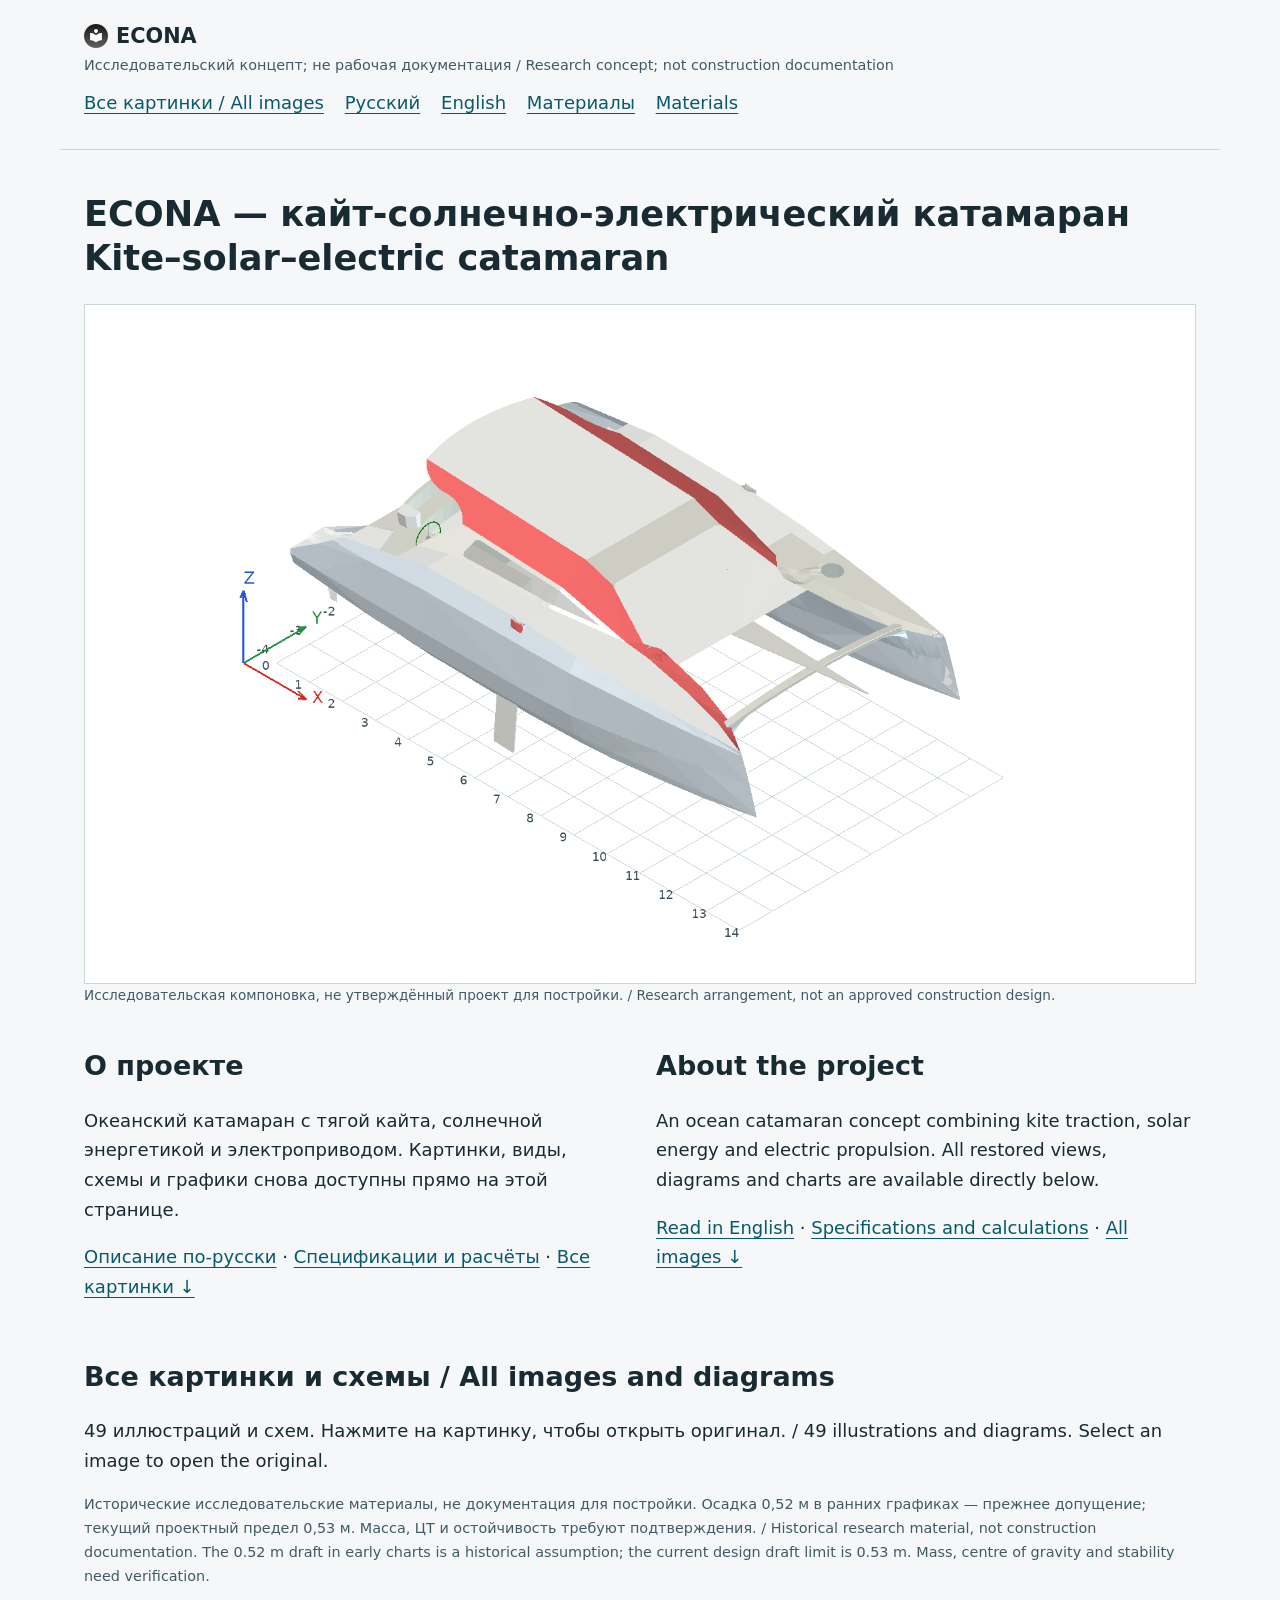
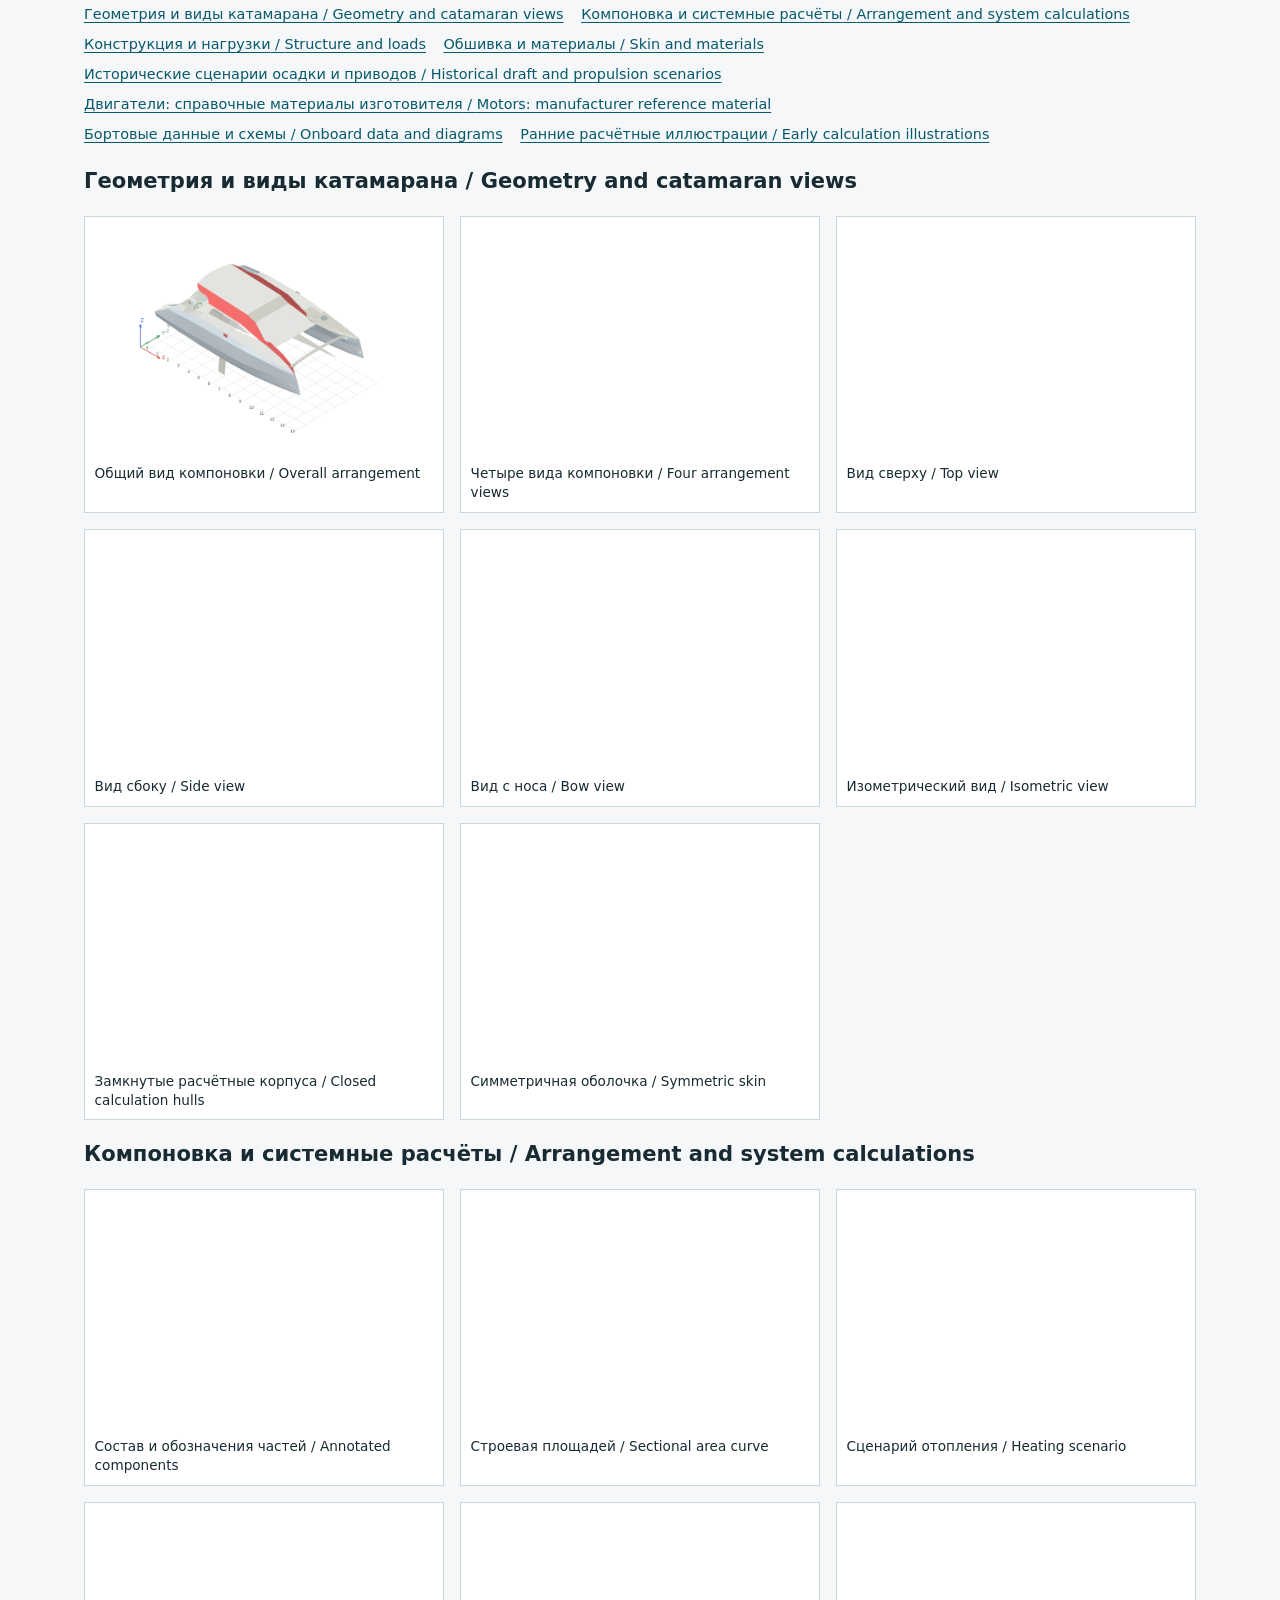
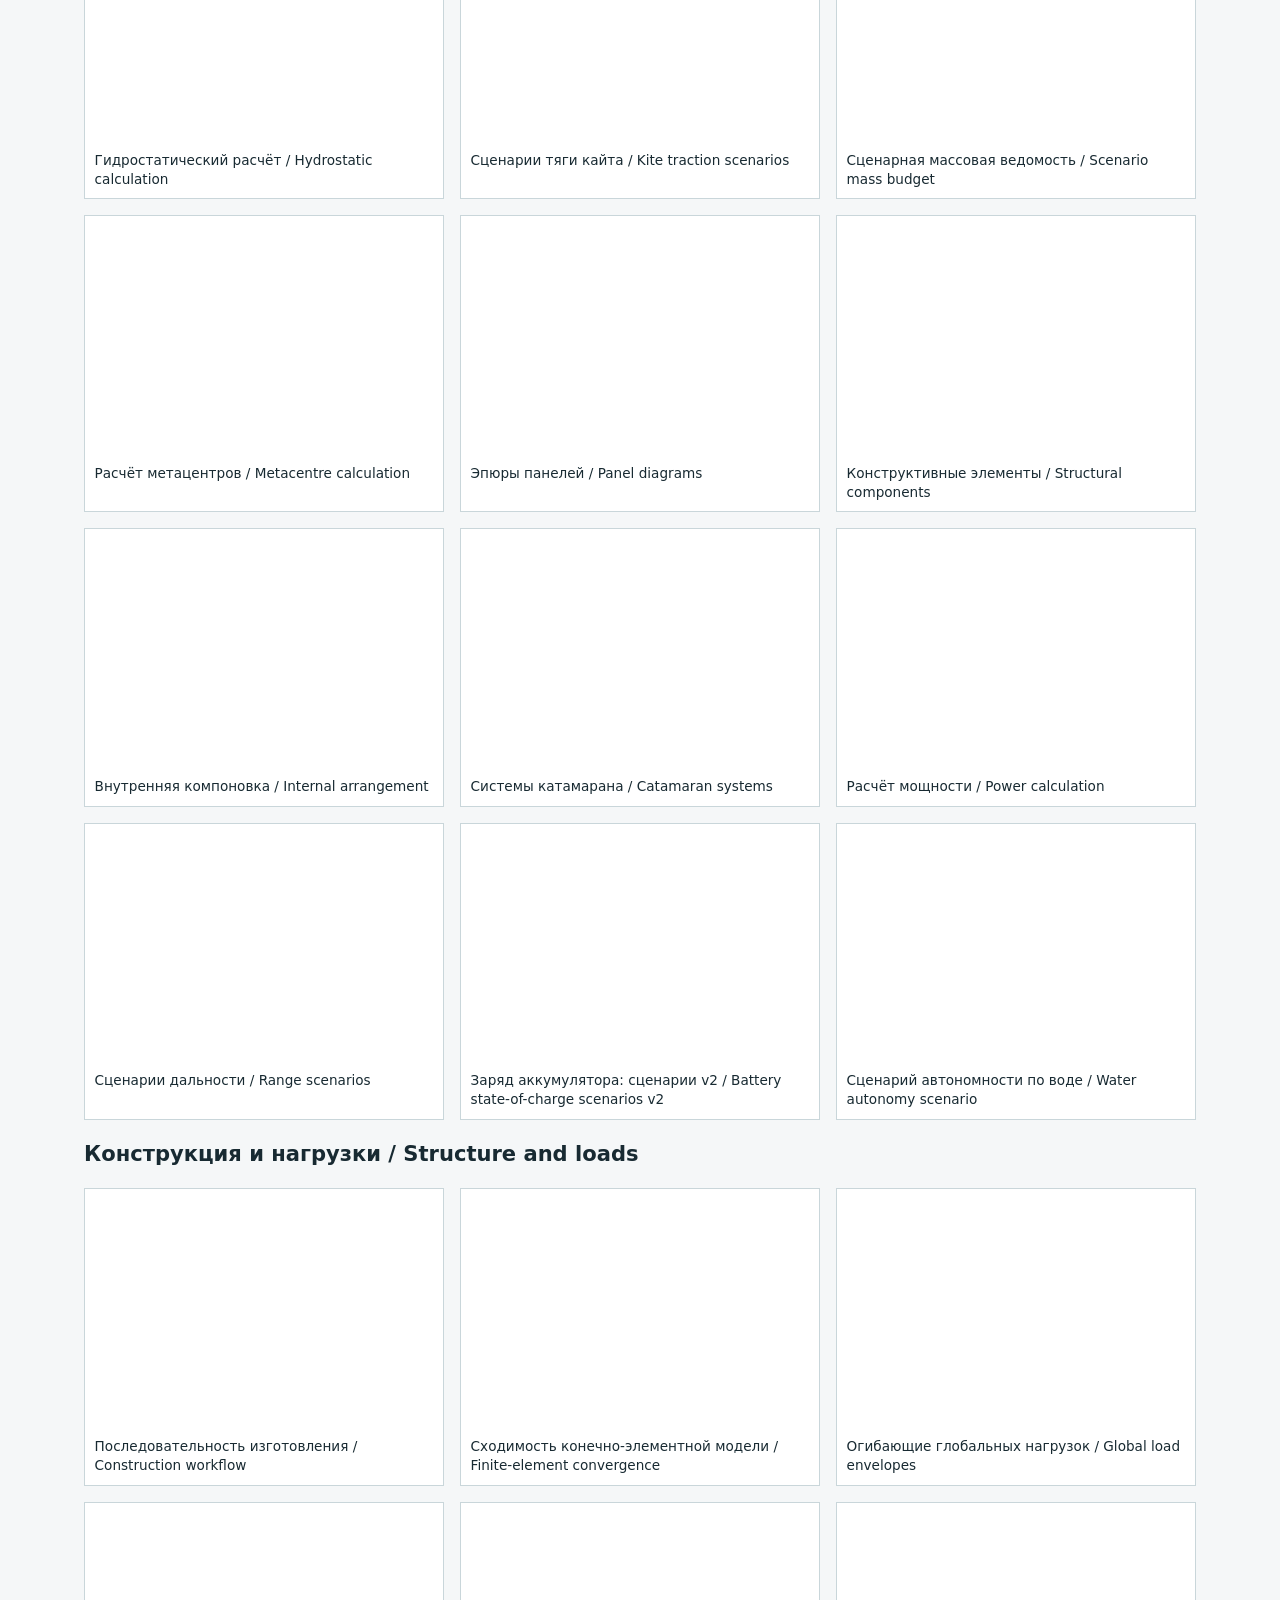
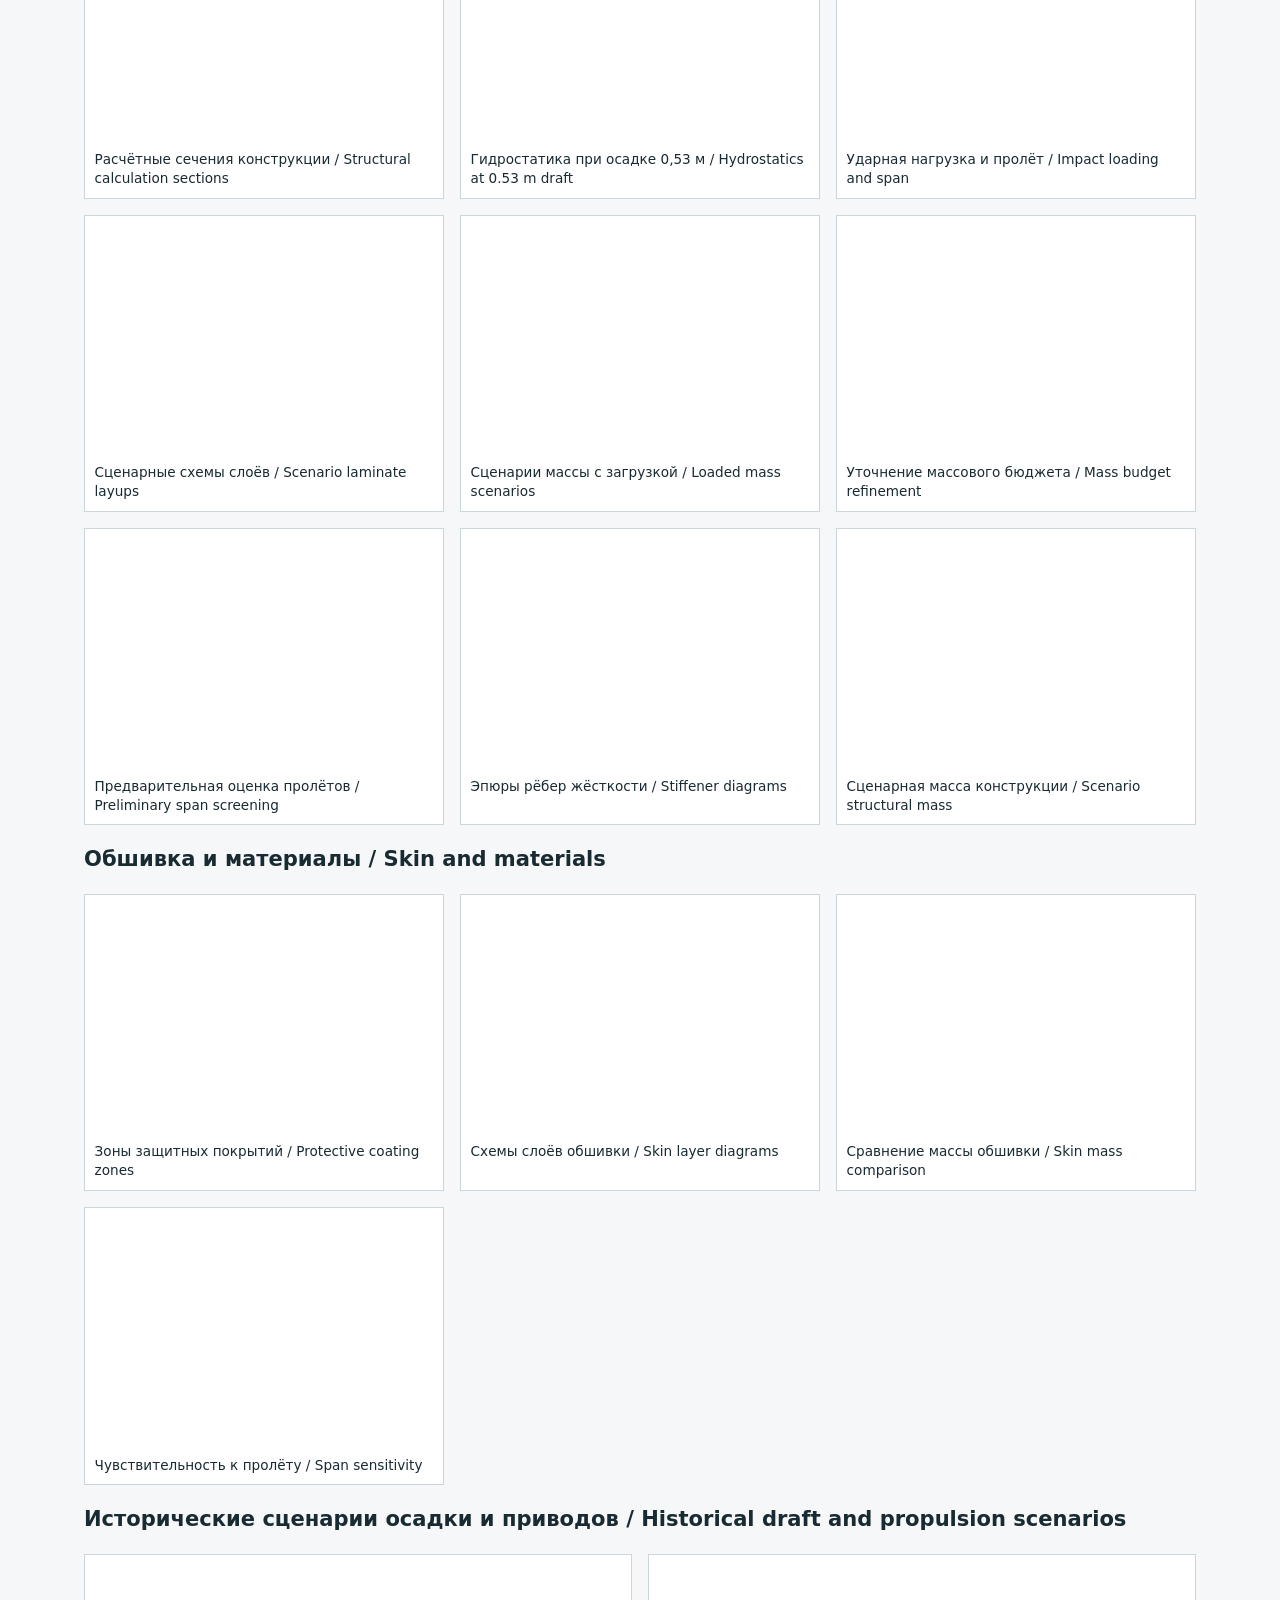
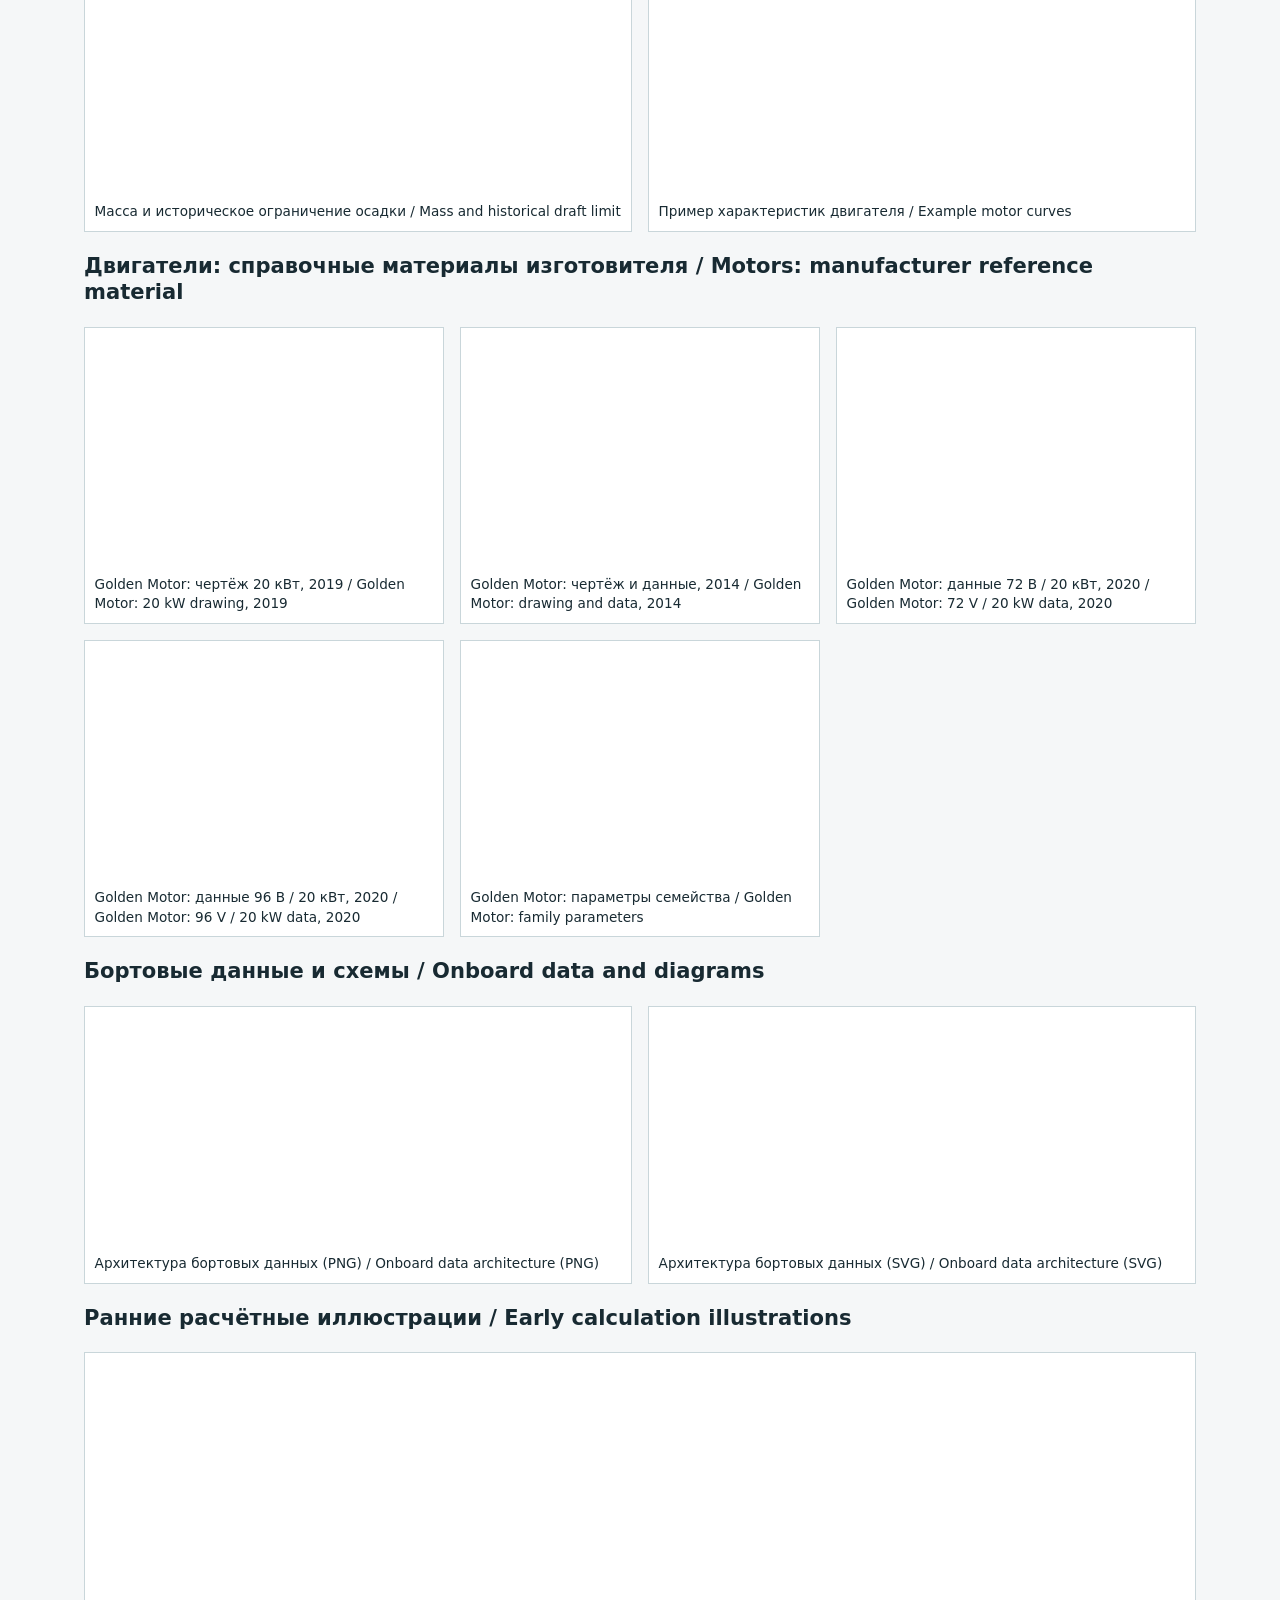
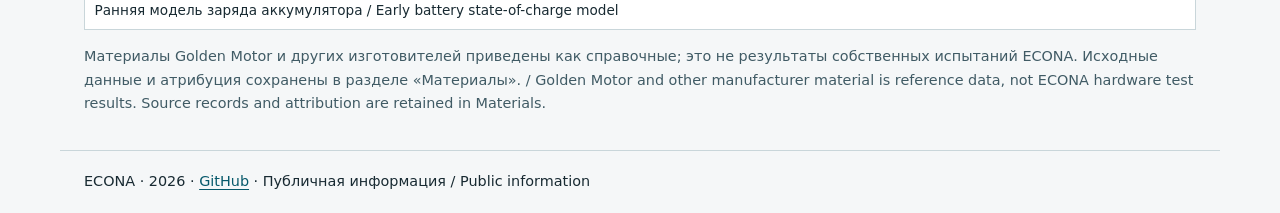
<file: index.html>
<!doctype html>
<html lang="ru"><head><meta charset="utf-8"><meta name="viewport" content="width=device-width,initial-scale=1"><meta http-equiv="Content-Security-Policy" content="default-src &#x27;none&#x27;; style-src &#x27;self&#x27;; img-src &#x27;self&#x27;; base-uri &#x27;none&#x27;; form-action &#x27;none&#x27;"><title>ECONA / Overview — ECONA</title><meta name="description" content="ECONA: public project overview, development progress and test summaries / публичное описание, ход разработки и итоги проверок"><link rel="stylesheet" href="style.css"><link rel="canonical" href="https://rukazax.github.io/econa/"><link rel="icon" type="image/png" href="assets/images/favicon.png"></head><body><header><div class="brand"><img class="brand-icon" src="assets/images/favicon.png" width="24" height="24" alt=""> ECONA</div><div class="status"><span lang="ru">Исследовательский концепт; не рабочая документация</span> / <span lang="en">Research concept; not construction documentation</span></div><nav aria-label="Разделы / Sections"><a href="#images">Все картинки / All images</a><a href="ru/index.html" lang="ru">Русский</a><a href="en/index.html" lang="en">English</a><a href="ru/materials.html">Материалы</a><a href="en/materials.html">Materials</a></nav></header><main><h1>ECONA — кайт-солнечно-электрический катамаран<br><span lang="en">Kite–solar–electric catamaran</span></h1>
<figure class="project-hero"><a href="assets/geometry/fitted-axon.png"><img src="assets/geometry/fitted-axon.png" width="1600" height="1000" fetchpriority="high" alt="ECONA: общий вид компоновки / overall arrangement"></a><figcaption><span lang="ru">Исследовательская компоновка, не утверждённый проект для постройки.</span> / <span lang="en">Research arrangement, not an approved construction design.</span></figcaption></figure>
<div class="language-intro"><section lang="ru"><h2>О проекте</h2><p>Океанский катамаран с тягой кайта, солнечной энергетикой и электроприводом. Картинки, виды, схемы и графики снова доступны прямо на этой странице.</p><p><a href="ru/index.html">Описание по-русски</a> · <a href="ru/materials.html">Спецификации и расчёты</a> · <a href="#images">Все картинки ↓</a></p></section><section lang="en"><h2>About the project</h2><p>An ocean catamaran concept combining kite traction, solar energy and electric propulsion. All restored views, diagrams and charts are available directly below.</p><p><a href="en/index.html">Read in English</a> · <a href="en/materials.html">Specifications and calculations</a> · <a href="#images">All images ↓</a></p></section></div><section id="images" class="image-catalog"><h2><span lang="ru">Все картинки и схемы</span> / <span lang="en">All images and diagrams</span></h2>
<p><span lang="ru">49 иллюстраций и схем. Нажмите на картинку, чтобы открыть оригинал.</span> / <span lang="en">49 illustrations and diagrams. Select an image to open the original.</span></p>
<p class="image-note"><span lang="ru">Исторические исследовательские материалы, не документация для постройки. Осадка 0,52 м в ранних графиках — прежнее допущение; текущий проектный предел 0,53 м. Масса, ЦТ и остойчивость требуют подтверждения.</span> / <span lang="en">Historical research material, not construction documentation. The 0.52 m draft in early charts is a historical assumption; the current design draft limit is 0.53 m. Mass, centre of gravity and stability need verification.</span></p>
<nav class="image-toc" aria-label="Группы изображений">
<a href="#images-0"><span lang="ru">Геометрия и виды катамарана</span> / <span lang="en">Geometry and catamaran views</span></a>
<a href="#images-1"><span lang="ru">Компоновка и системные расчёты</span> / <span lang="en">Arrangement and system calculations</span></a>
<a href="#images-2"><span lang="ru">Конструкция и нагрузки</span> / <span lang="en">Structure and loads</span></a>
<a href="#images-3"><span lang="ru">Обшивка и материалы</span> / <span lang="en">Skin and materials</span></a>
<a href="#images-4"><span lang="ru">Исторические сценарии осадки и приводов</span> / <span lang="en">Historical draft and propulsion scenarios</span></a>
<a href="#images-5"><span lang="ru">Двигатели: справочные материалы изготовителя</span> / <span lang="en">Motors: manufacturer reference material</span></a>
<a href="#images-6"><span lang="ru">Бортовые данные и схемы</span> / <span lang="en">Onboard data and diagrams</span></a>
<a href="#images-7"><span lang="ru">Ранние расчётные иллюстрации</span> / <span lang="en">Early calculation illustrations</span></a>
</nav>
<section id="images-0"><h3><span lang="ru">Геометрия и виды катамарана</span> / <span lang="en">Geometry and catamaran views</span></h3><div class="gallery image-gallery">
<figure><a href="assets/geometry/fitted-axon.png"><img loading="lazy" decoding="async" width="1600" height="1000" src="assets/geometry/fitted-axon.png" alt="Общий вид компоновки / Overall arrangement"></a><figcaption><span lang="ru">Общий вид компоновки</span> / <span lang="en">Overall arrangement</span></figcaption></figure>
<figure><a href="assets/geometry/fitted-model-four-views.png"><img loading="lazy" decoding="async" width="3280" height="2360" src="assets/geometry/fitted-model-four-views.png" alt="Четыре вида компоновки / Four arrangement views"></a><figcaption><span lang="ru">Четыре вида компоновки</span> / <span lang="en">Four arrangement views</span></figcaption></figure>
<figure><a href="assets/geometry/fitted-top.png"><img loading="lazy" decoding="async" width="1600" height="1000" src="assets/geometry/fitted-top.png" alt="Вид сверху / Top view"></a><figcaption><span lang="ru">Вид сверху</span> / <span lang="en">Top view</span></figcaption></figure>
<figure><a href="assets/geometry/fitted-side.png"><img loading="lazy" decoding="async" width="1600" height="1000" src="assets/geometry/fitted-side.png" alt="Вид сбоку / Side view"></a><figcaption><span lang="ru">Вид сбоку</span> / <span lang="en">Side view</span></figcaption></figure>
<figure><a href="assets/geometry/fitted-bow.png"><img loading="lazy" decoding="async" width="1600" height="1000" src="assets/geometry/fitted-bow.png" alt="Вид с носа / Bow view"></a><figcaption><span lang="ru">Вид с носа</span> / <span lang="en">Bow view</span></figcaption></figure>
<figure><a href="assets/geometry/ECONA-isometric.png"><img loading="lazy" decoding="async" width="1500" height="1000" src="assets/geometry/ECONA-isometric.png" alt="Изометрический вид / Isometric view"></a><figcaption><span lang="ru">Изометрический вид</span> / <span lang="en">Isometric view</span></figcaption></figure>
<figure><a href="assets/geometry/closed-hulls-axon.png"><img loading="lazy" decoding="async" width="1500" height="900" src="assets/geometry/closed-hulls-axon.png" alt="Замкнутые расчётные корпуса / Closed calculation hulls"></a><figcaption><span lang="ru">Замкнутые расчётные корпуса</span> / <span lang="en">Closed calculation hulls</span></figcaption></figure>
<figure><a href="assets/geometry/symmetric-skin.png"><img loading="lazy" decoding="async" width="1500" height="900" src="assets/geometry/symmetric-skin.png" alt="Симметричная оболочка / Symmetric skin"></a><figcaption><span lang="ru">Симметричная оболочка</span> / <span lang="en">Symmetric skin</span></figcaption></figure>
</div></section>
<section id="images-1"><h3><span lang="ru">Компоновка и системные расчёты</span> / <span lang="en">Arrangement and system calculations</span></h3><div class="gallery image-gallery">
<figure><a href="assets/concept-v2/ECONA_Annotated_Parts.png"><img loading="lazy" decoding="async" width="2363" height="5251" src="assets/concept-v2/ECONA_Annotated_Parts.png" alt="Состав и обозначения частей / Annotated components"></a><figcaption><span lang="ru">Состав и обозначения частей</span> / <span lang="en">Annotated components</span></figcaption></figure>
<figure><a href="assets/concept-v2/areas-curve.png"><img loading="lazy" decoding="async" width="1974" height="841" src="assets/concept-v2/areas-curve.png" alt="Строевая площадей / Sectional area curve"></a><figcaption><span lang="ru">Строевая площадей</span> / <span lang="en">Sectional area curve</span></figcaption></figure>
<figure><a href="assets/concept-v2/heating.png"><img loading="lazy" decoding="async" width="1974" height="814" src="assets/concept-v2/heating.png" alt="Сценарий отопления / Heating scenario"></a><figcaption><span lang="ru">Сценарий отопления</span> / <span lang="en">Heating scenario</span></figcaption></figure>
<figure><a href="assets/concept-v2/hydro-actual.png"><img loading="lazy" decoding="async" width="1975" height="849" src="assets/concept-v2/hydro-actual.png" alt="Гидростатический расчёт / Hydrostatic calculation"></a><figcaption><span lang="ru">Гидростатический расчёт</span> / <span lang="en">Hydrostatic calculation</span></figcaption></figure>
<figure><a href="assets/concept-v2/kite-v2.png"><img loading="lazy" decoding="async" width="1974" height="815" src="assets/concept-v2/kite-v2.png" alt="Сценарии тяги кайта / Kite traction scenarios"></a><figcaption><span lang="ru">Сценарии тяги кайта</span> / <span lang="en">Kite traction scenarios</span></figcaption></figure>
<figure><a href="assets/concept-v2/mass-v2.png"><img loading="lazy" decoding="async" width="1981" height="834" src="assets/concept-v2/mass-v2.png" alt="Сценарная массовая ведомость / Scenario mass budget"></a><figcaption><span lang="ru">Сценарная массовая ведомость</span> / <span lang="en">Scenario mass budget</span></figcaption></figure>
<figure><a href="assets/concept-v2/metacentres.png"><img loading="lazy" decoding="async" width="1974" height="830" src="assets/concept-v2/metacentres.png" alt="Расчёт метацентров / Metacentre calculation"></a><figcaption><span lang="ru">Расчёт метацентров</span> / <span lang="en">Metacentre calculation</span></figcaption></figure>
<figure><a href="assets/concept-v2/panel-epures.png"><img loading="lazy" decoding="async" width="1994" height="1281" src="assets/concept-v2/panel-epures.png" alt="Эпюры панелей / Panel diagrams"></a><figcaption><span lang="ru">Эпюры панелей</span> / <span lang="en">Panel diagrams</span></figcaption></figure>
<figure><a href="assets/concept-v2/parts-actual.png"><img loading="lazy" decoding="async" width="1840" height="1481" src="assets/concept-v2/parts-actual.png" alt="Конструктивные элементы / Structural components"></a><figcaption><span lang="ru">Конструктивные элементы</span> / <span lang="en">Structural components</span></figcaption></figure>
<figure><a href="assets/concept-v2/parts-internal.png"><img loading="lazy" decoding="async" width="1723" height="1381" src="assets/concept-v2/parts-internal.png" alt="Внутренняя компоновка / Internal arrangement"></a><figcaption><span lang="ru">Внутренняя компоновка</span> / <span lang="en">Internal arrangement</span></figcaption></figure>
<figure><a href="assets/concept-v2/parts-systems.png"><img loading="lazy" decoding="async" width="2363" height="1455" src="assets/concept-v2/parts-systems.png" alt="Системы катамарана / Catamaran systems"></a><figcaption><span lang="ru">Системы катамарана</span> / <span lang="en">Catamaran systems</span></figcaption></figure>
<figure><a href="assets/concept-v2/power-actual.png"><img loading="lazy" decoding="async" width="1974" height="874" src="assets/concept-v2/power-actual.png" alt="Расчёт мощности / Power calculation"></a><figcaption><span lang="ru">Расчёт мощности</span> / <span lang="en">Power calculation</span></figcaption></figure>
<figure><a href="assets/concept-v2/range-actual.png"><img loading="lazy" decoding="async" width="1974" height="814" src="assets/concept-v2/range-actual.png" alt="Сценарии дальности / Range scenarios"></a><figcaption><span lang="ru">Сценарии дальности</span> / <span lang="en">Range scenarios</span></figcaption></figure>
<figure><a href="assets/concept-v2/soc-v2.png"><img loading="lazy" decoding="async" width="1974" height="874" src="assets/concept-v2/soc-v2.png" alt="Заряд аккумулятора: сценарии v2 / Battery state-of-charge scenarios v2"></a><figcaption><span lang="ru">Заряд аккумулятора: сценарии v2</span> / <span lang="en">Battery state-of-charge scenarios v2</span></figcaption></figure>
<figure><a href="assets/concept-v2/water-autonomy.png"><img loading="lazy" decoding="async" width="1974" height="815" src="assets/concept-v2/water-autonomy.png" alt="Сценарий автономности по воде / Water autonomy scenario"></a><figcaption><span lang="ru">Сценарий автономности по воде</span> / <span lang="en">Water autonomy scenario</span></figcaption></figure>
</div></section>
<section id="images-2"><h3><span lang="ru">Конструкция и нагрузки</span> / <span lang="en">Structure and loads</span></h3><div class="gallery image-gallery">
<figure><a href="assets/ocean-structure/build-flow.png"><img loading="lazy" decoding="async" width="1907" height="682" src="assets/ocean-structure/build-flow.png" alt="Последовательность изготовления / Construction workflow"></a><figcaption><span lang="ru">Последовательность изготовления</span> / <span lang="en">Construction workflow</span></figcaption></figure>
<figure><a href="assets/ocean-structure/fem-convergence.png"><img loading="lazy" decoding="async" width="1905" height="716" src="assets/ocean-structure/fem-convergence.png" alt="Сходимость конечно-элементной модели / Finite-element convergence"></a><figcaption><span lang="ru">Сходимость конечно-элементной модели</span> / <span lang="en">Finite-element convergence</span></figcaption></figure>
<figure><a href="assets/ocean-structure/global-envelopes.png"><img loading="lazy" decoding="async" width="1732" height="962" src="assets/ocean-structure/global-envelopes.png" alt="Огибающие глобальных нагрузок / Global load envelopes"></a><figcaption><span lang="ru">Огибающие глобальных нагрузок</span> / <span lang="en">Global load envelopes</span></figcaption></figure>
<figure><a href="assets/ocean-structure/global-sections.png"><img loading="lazy" decoding="async" width="1904" height="719" src="assets/ocean-structure/global-sections.png" alt="Расчётные сечения конструкции / Structural calculation sections"></a><figcaption><span lang="ru">Расчётные сечения конструкции</span> / <span lang="en">Structural calculation sections</span></figcaption></figure>
<figure><a href="assets/ocean-structure/hydro053.png"><img loading="lazy" decoding="async" width="1732" height="769" src="assets/ocean-structure/hydro053.png" alt="Гидростатика при осадке 0,53 м / Hydrostatics at 0.53 m draft"></a><figcaption><span lang="ru">Гидростатика при осадке 0,53 м</span> / <span lang="en">Hydrostatics at 0.53 m draft</span></figcaption></figure>
<figure><a href="assets/ocean-structure/impact-span.png"><img loading="lazy" decoding="async" width="1732" height="769" src="assets/ocean-structure/impact-span.png" alt="Ударная нагрузка и пролёт / Impact loading and span"></a><figcaption><span lang="ru">Ударная нагрузка и пролёт</span> / <span lang="en">Impact loading and span</span></figcaption></figure>
<figure><a href="assets/ocean-structure/layups.png"><img loading="lazy" decoding="async" width="2082" height="1209" src="assets/ocean-structure/layups.png" alt="Сценарные схемы слоёв / Scenario laminate layups"></a><figcaption><span lang="ru">Сценарные схемы слоёв</span> / <span lang="en">Scenario laminate layups</span></figcaption></figure>
<figure><a href="assets/ocean-structure/loaded-mass.png"><img loading="lazy" decoding="async" width="1894" height="769" src="assets/ocean-structure/loaded-mass.png" alt="Сценарии массы с загрузкой / Loaded mass scenarios"></a><figcaption><span lang="ru">Сценарии массы с загрузкой</span> / <span lang="en">Loaded mass scenarios</span></figcaption></figure>
<figure><a href="assets/ocean-structure/mass-with-refinement.png"><img loading="lazy" decoding="async" width="1731" height="748" src="assets/ocean-structure/mass-with-refinement.png" alt="Уточнение массового бюджета / Mass budget refinement"></a><figcaption><span lang="ru">Уточнение массового бюджета</span> / <span lang="en">Mass budget refinement</span></figcaption></figure>
<figure><a href="assets/ocean-structure/span-screen.png"><img loading="lazy" decoding="async" width="1732" height="769" src="assets/ocean-structure/span-screen.png" alt="Предварительная оценка пролётов / Preliminary span screening"></a><figcaption><span lang="ru">Предварительная оценка пролётов</span> / <span lang="en">Preliminary span screening</span></figcaption></figure>
<figure><a href="assets/ocean-structure/stiffener-epures.png"><img loading="lazy" decoding="async" width="1732" height="682" src="assets/ocean-structure/stiffener-epures.png" alt="Эпюры рёбер жёсткости / Stiffener diagrams"></a><figcaption><span lang="ru">Эпюры рёбер жёсткости</span> / <span lang="en">Stiffener diagrams</span></figcaption></figure>
<figure><a href="assets/ocean-structure/structure-mass.png"><img loading="lazy" decoding="async" width="1908" height="857" src="assets/ocean-structure/structure-mass.png" alt="Сценарная масса конструкции / Scenario structural mass"></a><figcaption><span lang="ru">Сценарная масса конструкции</span> / <span lang="en">Scenario structural mass</span></figcaption></figure>
</div></section>
<section id="images-3"><h3><span lang="ru">Обшивка и материалы</span> / <span lang="en">Skin and materials</span></h3><div class="gallery image-gallery">
<figure><a href="assets/skin-comparison/coating-zones.png"><img loading="lazy" decoding="async" width="1800" height="810" src="assets/skin-comparison/coating-zones.png" alt="Зоны защитных покрытий / Protective coating zones"></a><figcaption><span lang="ru">Зоны защитных покрытий</span> / <span lang="en">Protective coating zones</span></figcaption></figure>
<figure><a href="assets/skin-comparison/layer-sketches.png"><img loading="lazy" decoding="async" width="1800" height="1260" src="assets/skin-comparison/layer-sketches.png" alt="Схемы слоёв обшивки / Skin layer diagrams"></a><figcaption><span lang="ru">Схемы слоёв обшивки</span> / <span lang="en">Skin layer diagrams</span></figcaption></figure>
<figure><a href="assets/skin-comparison/mass-comparison.png"><img loading="lazy" decoding="async" width="1700" height="935" src="assets/skin-comparison/mass-comparison.png" alt="Сравнение массы обшивки / Skin mass comparison"></a><figcaption><span lang="ru">Сравнение массы обшивки</span> / <span lang="en">Skin mass comparison</span></figcaption></figure>
<figure><a href="assets/skin-comparison/span-sensitivity.png"><img loading="lazy" decoding="async" width="1530" height="850" src="assets/skin-comparison/span-sensitivity.png" alt="Чувствительность к пролёту / Span sensitivity"></a><figcaption><span lang="ru">Чувствительность к пролёту</span> / <span lang="en">Span sensitivity</span></figcaption></figure>
</div></section>
<section id="images-4"><h3><span lang="ru">Исторические сценарии осадки и приводов</span> / <span lang="en">Historical draft and propulsion scenarios</span></h3><div class="gallery image-gallery">
<figure><a href="assets/draft-052/mass-draft-limit.png"><img loading="lazy" decoding="async" width="1900" height="855" src="assets/draft-052/mass-draft-limit.png" alt="Масса и историческое ограничение осадки / Mass and historical draft limit"></a><figcaption><span lang="ru">Масса и историческое ограничение осадки</span> / <span lang="en">Mass and historical draft limit</span></figcaption></figure>
<figure><a href="assets/draft-052/motor-sample-curves.png"><img loading="lazy" decoding="async" width="1900" height="817" src="assets/draft-052/motor-sample-curves.png" alt="Пример характеристик двигателя / Example motor curves"></a><figcaption><span lang="ru">Пример характеристик двигателя</span> / <span lang="en">Example motor curves</span></figcaption></figure>
</div></section>
<section id="images-5"><h3><span lang="ru">Двигатели: справочные материалы изготовителя</span> / <span lang="en">Motors: manufacturer reference material</span></h3><div class="gallery image-gallery">
<figure><a href="assets/motors/goldenmotor-hpm/20kw-drawing-2019.jpg"><img loading="lazy" decoding="async" width="1280" height="906" src="assets/motors/goldenmotor-hpm/20kw-drawing-2019.jpg" alt="Golden Motor: чертёж 20 кВт, 2019 / Golden Motor: 20 kW drawing, 2019"></a><figcaption><span lang="ru">Golden Motor: чертёж 20 кВт, 2019</span> / <span lang="en">Golden Motor: 20 kW drawing, 2019</span></figcaption></figure>
<figure><a href="assets/motors/goldenmotor-hpm/20kw-drawing-and-test-2014.jpg"><img loading="lazy" decoding="async" width="893" height="1280" src="assets/motors/goldenmotor-hpm/20kw-drawing-and-test-2014.jpg" alt="Golden Motor: чертёж и данные, 2014 / Golden Motor: drawing and data, 2014"></a><figcaption><span lang="ru">Golden Motor: чертёж и данные, 2014</span> / <span lang="en">Golden Motor: drawing and data, 2014</span></figcaption></figure>
<figure><a href="assets/motors/goldenmotor-hpm/72v-20kw-test-2020.jpg"><img loading="lazy" decoding="async" width="905" height="1280" src="assets/motors/goldenmotor-hpm/72v-20kw-test-2020.jpg" alt="Golden Motor: данные 72 В / 20 кВт, 2020 / Golden Motor: 72 V / 20 kW data, 2020"></a><figcaption><span lang="ru">Golden Motor: данные 72 В / 20 кВт, 2020</span> / <span lang="en">Golden Motor: 72 V / 20 kW data, 2020</span></figcaption></figure>
<figure><a href="assets/motors/goldenmotor-hpm/96v-20kw-test-2020.jpg"><img loading="lazy" decoding="async" width="905" height="1280" src="assets/motors/goldenmotor-hpm/96v-20kw-test-2020.jpg" alt="Golden Motor: данные 96 В / 20 кВт, 2020 / Golden Motor: 96 V / 20 kW data, 2020"></a><figcaption><span lang="ru">Golden Motor: данные 96 В / 20 кВт, 2020</span> / <span lang="en">Golden Motor: 96 V / 20 kW data, 2020</span></figcaption></figure>
<figure><a href="assets/motors/goldenmotor-hpm/family-parameters.jpg"><img loading="lazy" decoding="async" width="1280" height="838" src="assets/motors/goldenmotor-hpm/family-parameters.jpg" alt="Golden Motor: параметры семейства / Golden Motor: family parameters"></a><figcaption><span lang="ru">Golden Motor: параметры семейства</span> / <span lang="en">Golden Motor: family parameters</span></figcaption></figure>
</div></section>
<section id="images-6"><h3><span lang="ru">Бортовые данные и схемы</span> / <span lang="en">Onboard data and diagrams</span></h3><div class="gallery image-gallery">
<figure><a href="assets/open-boat-projects/econa-data-architecture.png"><img loading="lazy" decoding="async" width="1712" height="1045" src="assets/open-boat-projects/econa-data-architecture.png" alt="Архитектура бортовых данных (PNG) / Onboard data architecture (PNG)"></a><figcaption><span lang="ru">Архитектура бортовых данных (PNG)</span> / <span lang="en">Onboard data architecture (PNG)</span></figcaption></figure>
<figure><a href="assets/open-boat-projects/econa-data-architecture.svg"><img loading="lazy" decoding="async" width="795" height="485" src="assets/open-boat-projects/econa-data-architecture.svg" alt="Архитектура бортовых данных (SVG) / Onboard data architecture (SVG)"></a><figcaption><span lang="ru">Архитектура бортовых данных (SVG)</span> / <span lang="en">Onboard data architecture (SVG)</span></figcaption></figure>
</div></section>
<section id="images-7"><h3><span lang="ru">Ранние расчётные иллюстрации</span> / <span lang="en">Early calculation illustrations</span></h3><div class="gallery image-gallery">
<figure><a href="assets/concept/soc.png"><img loading="lazy" decoding="async" width="1604" height="1043" src="assets/concept/soc.png" alt="Ранняя модель заряда аккумулятора / Early battery state-of-charge model"></a><figcaption><span lang="ru">Ранняя модель заряда аккумулятора</span> / <span lang="en">Early battery state-of-charge model</span></figcaption></figure>
</div></section>
<p class="image-note"><span lang="ru">Материалы Golden Motor и других изготовителей приведены как справочные; это не результаты собственных испытаний ECONA. Исходные данные и атрибуция сохранены в разделе «Материалы».</span> / <span lang="en">Golden Motor and other manufacturer material is reference data, not ECONA hardware test results. Source records and attribution are retained in Materials.</span></p></section></main><footer>ECONA · 2026 · <a href="https://github.com/rukazax/econa-project">GitHub</a> · Публичная информация / Public information</footer></body></html>
</file>
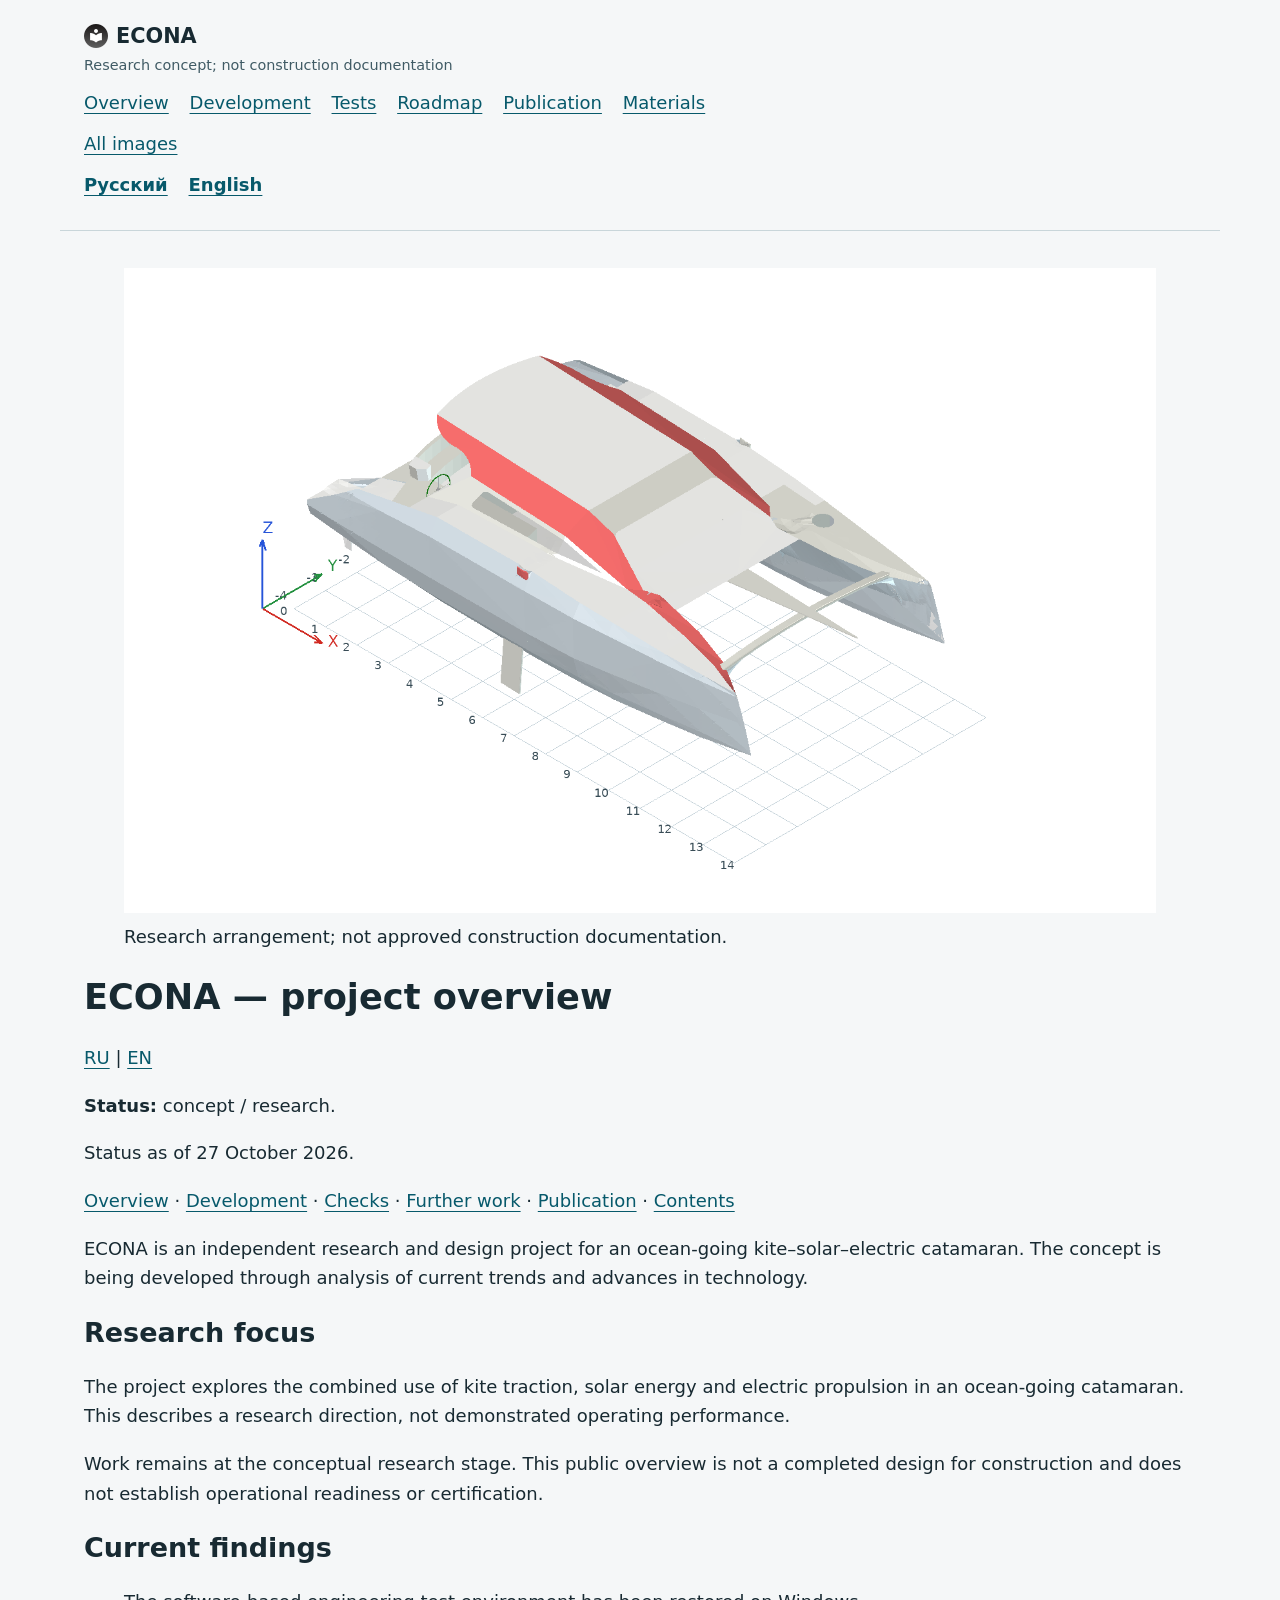
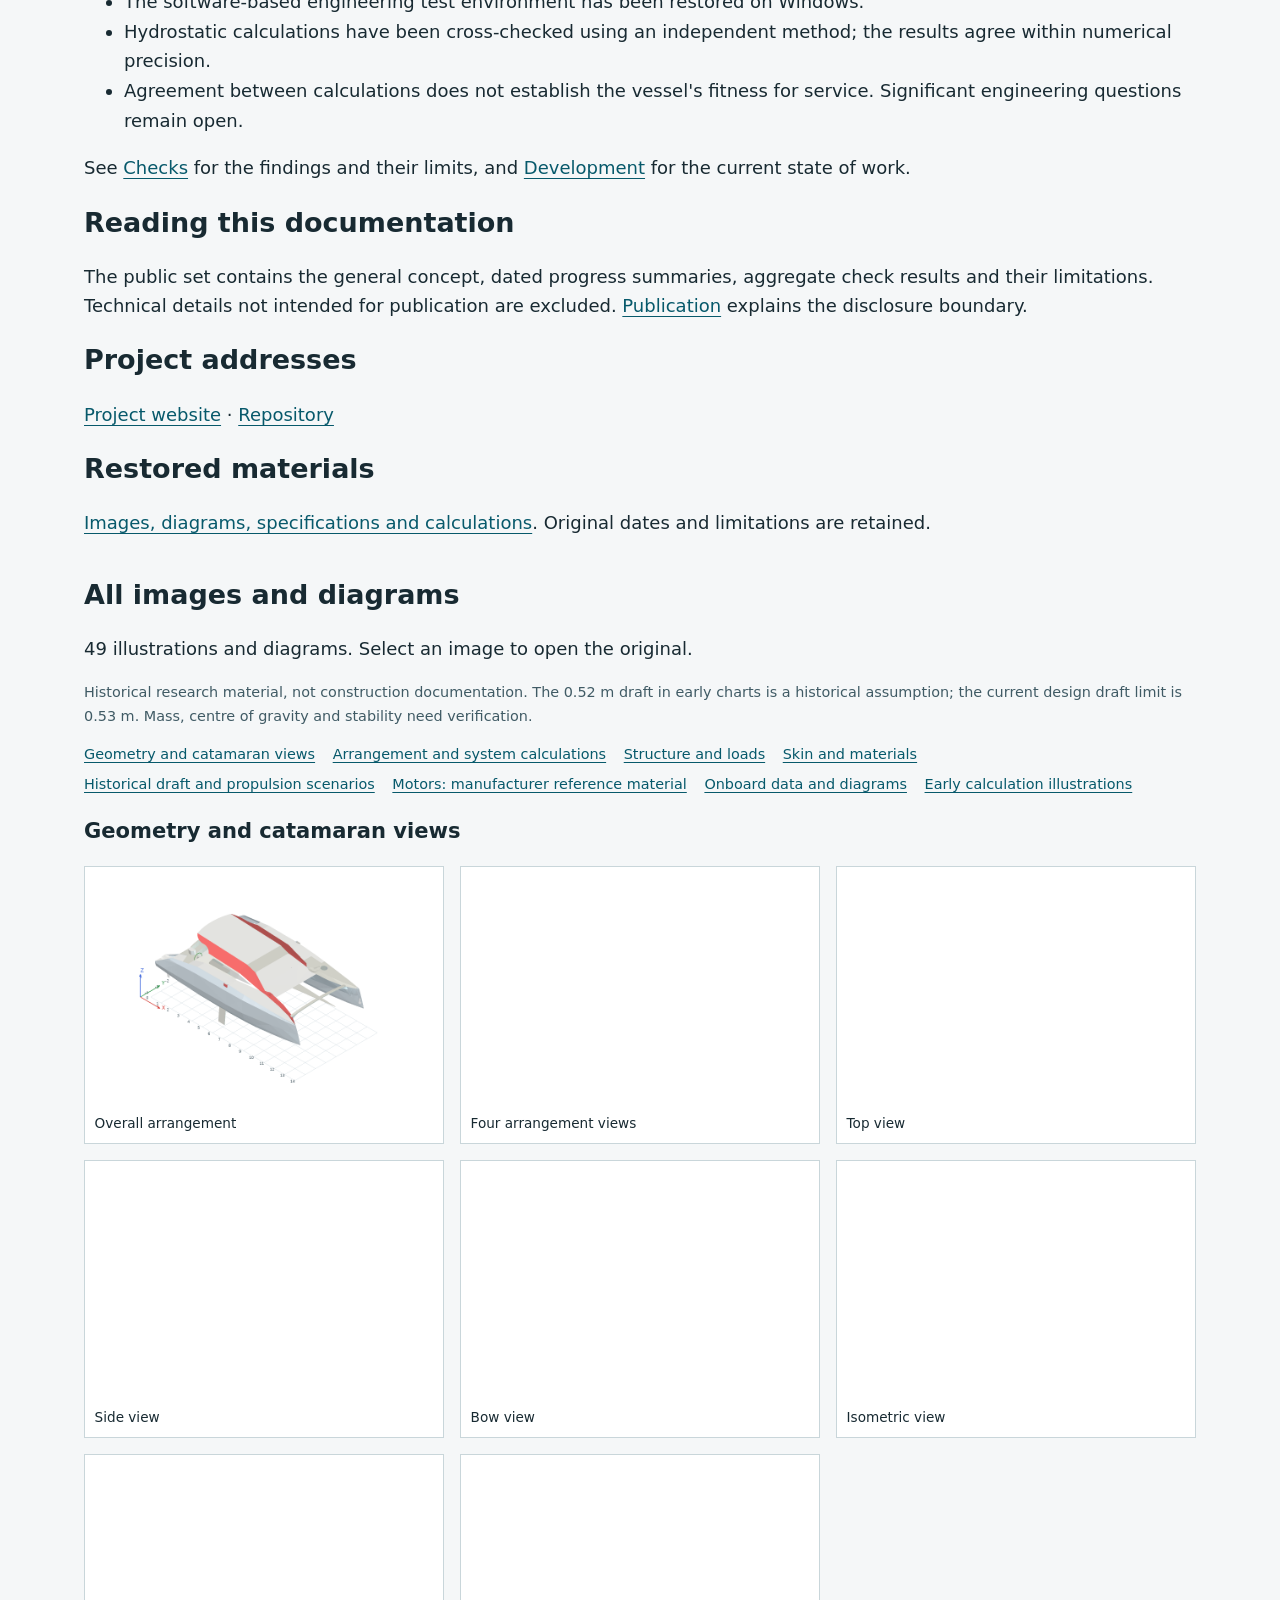
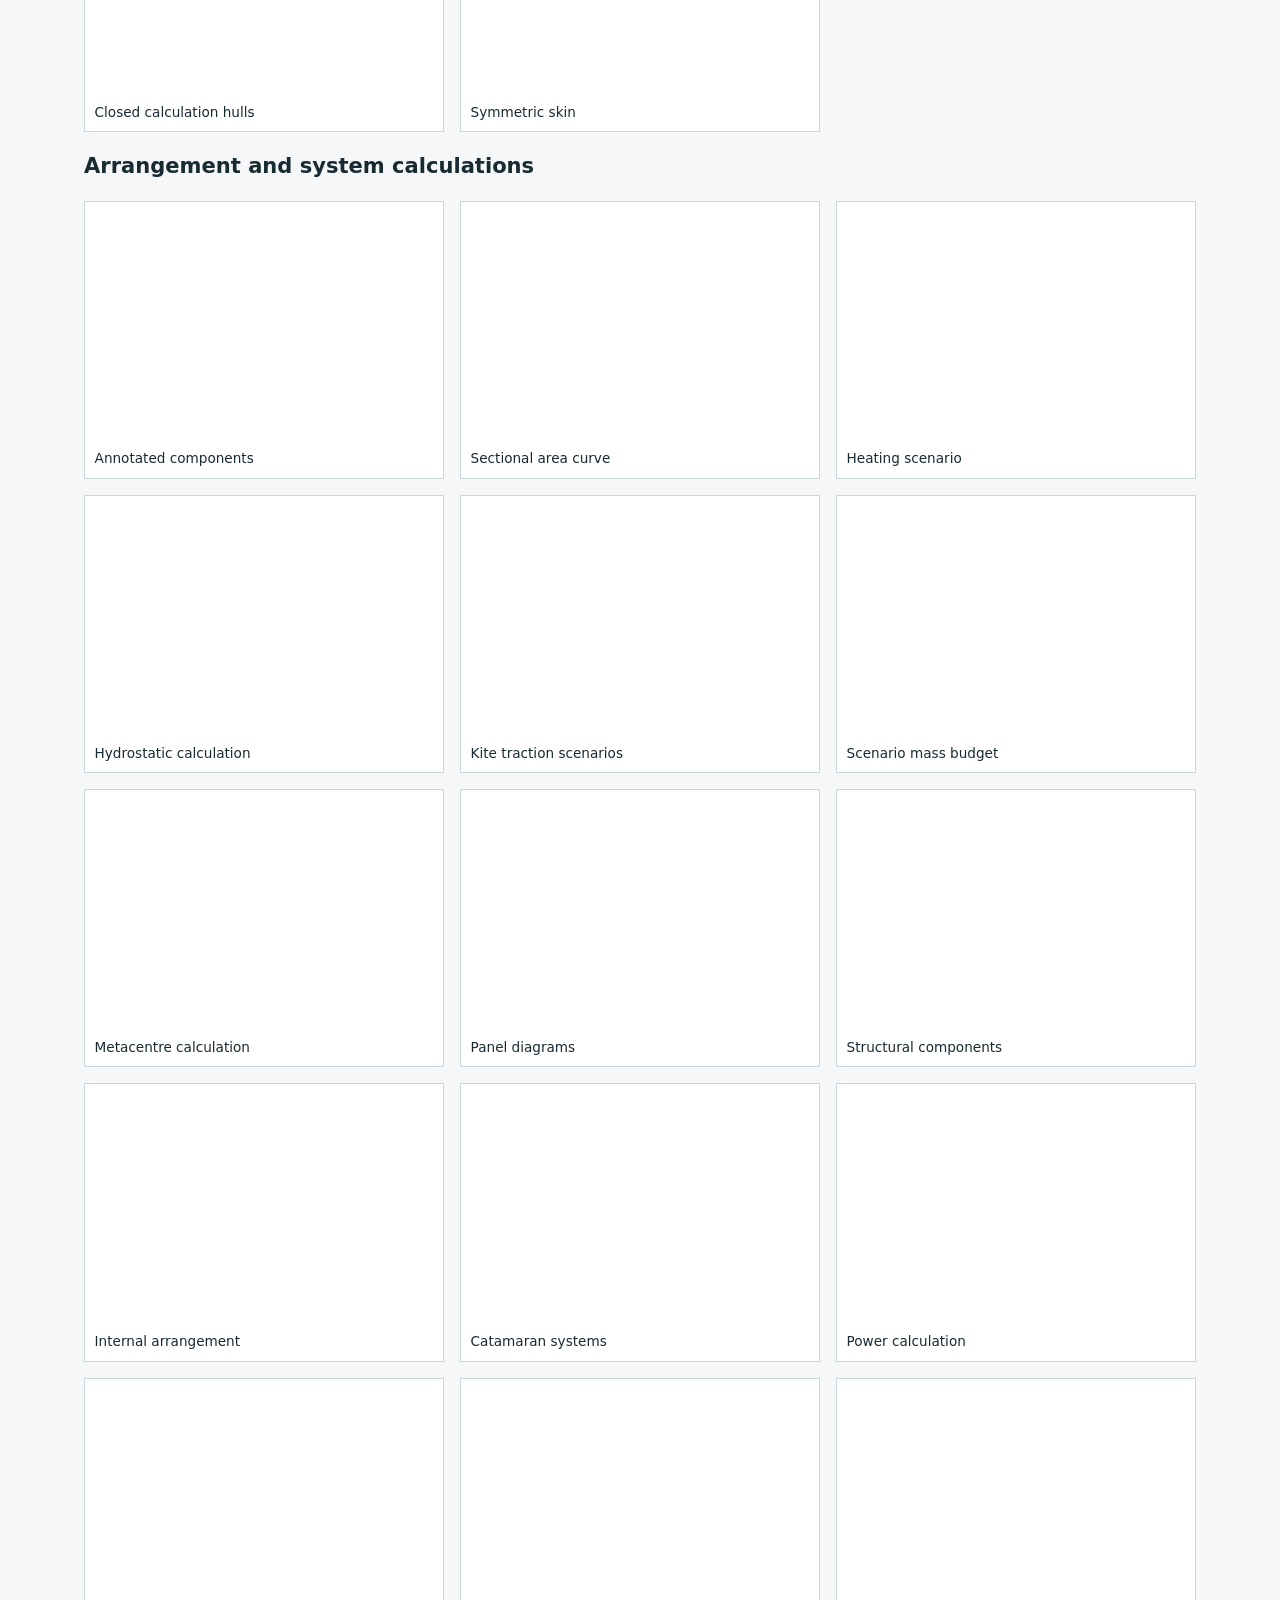
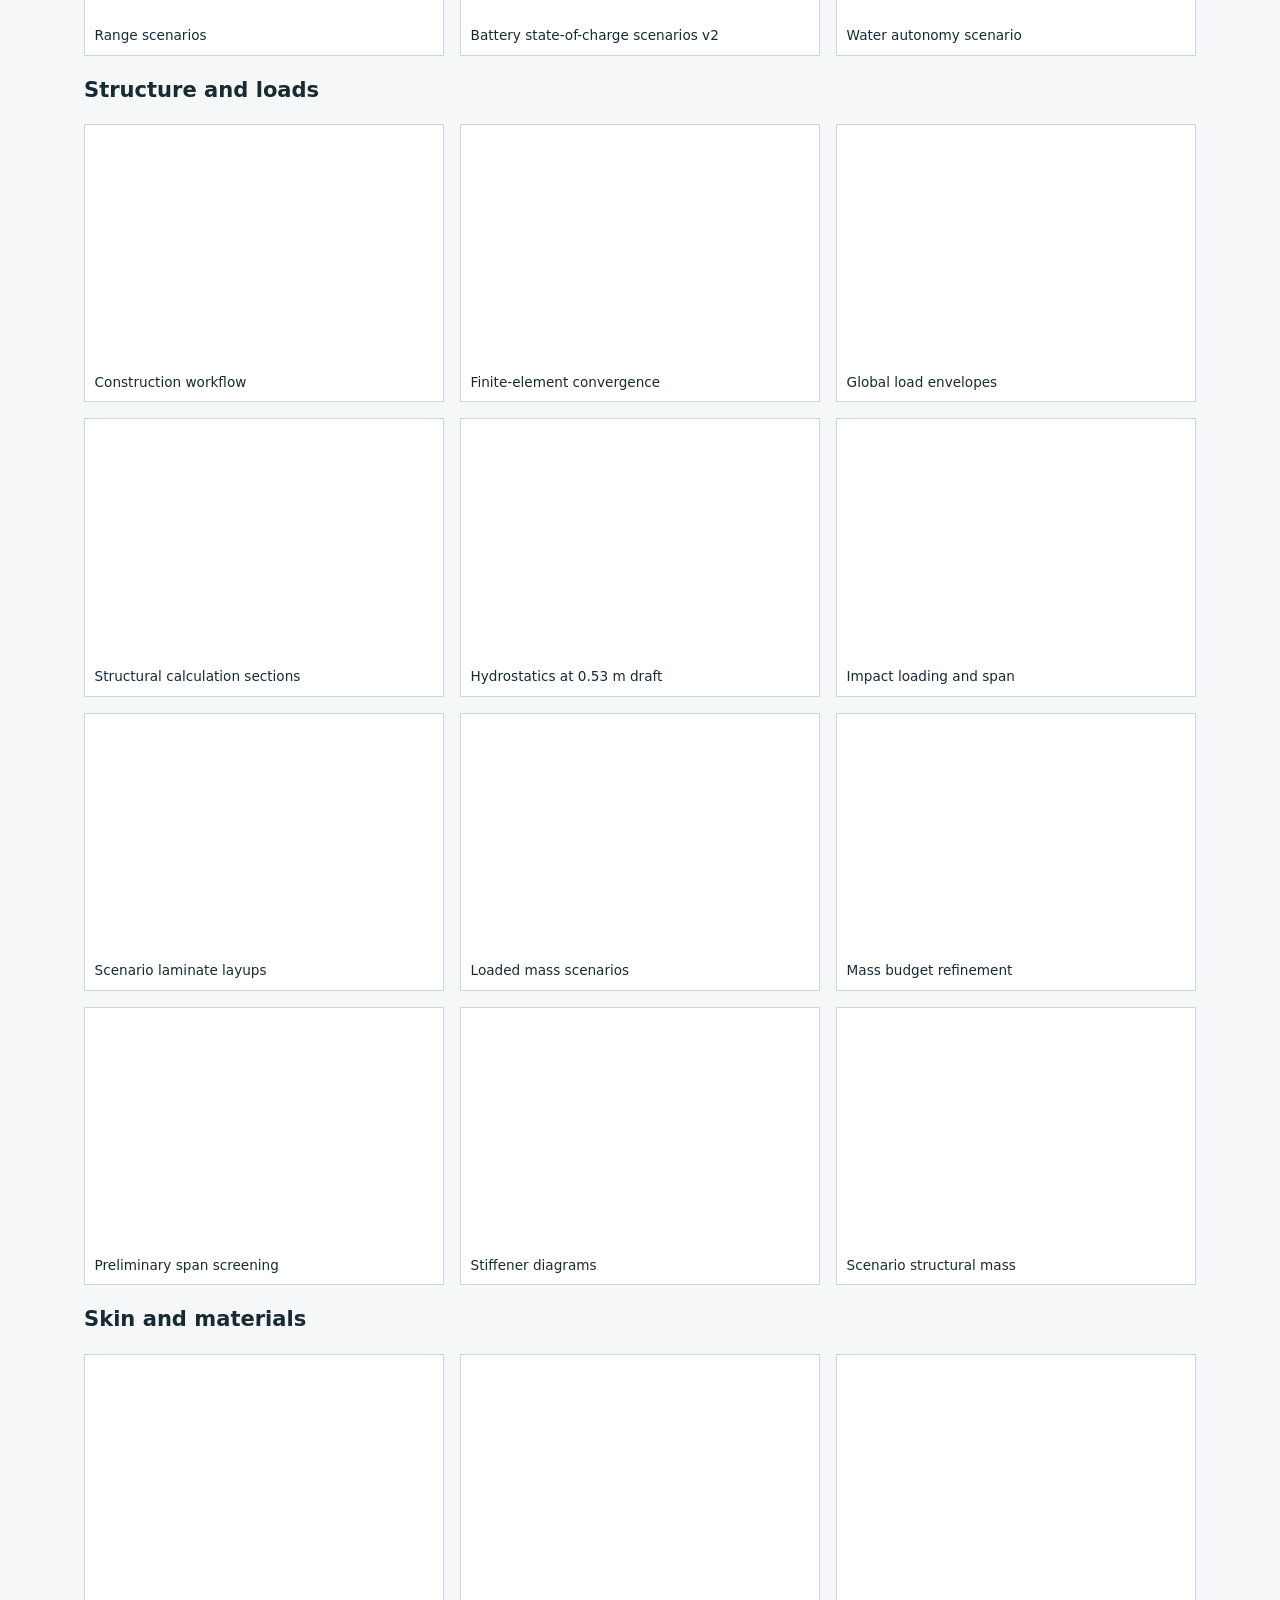
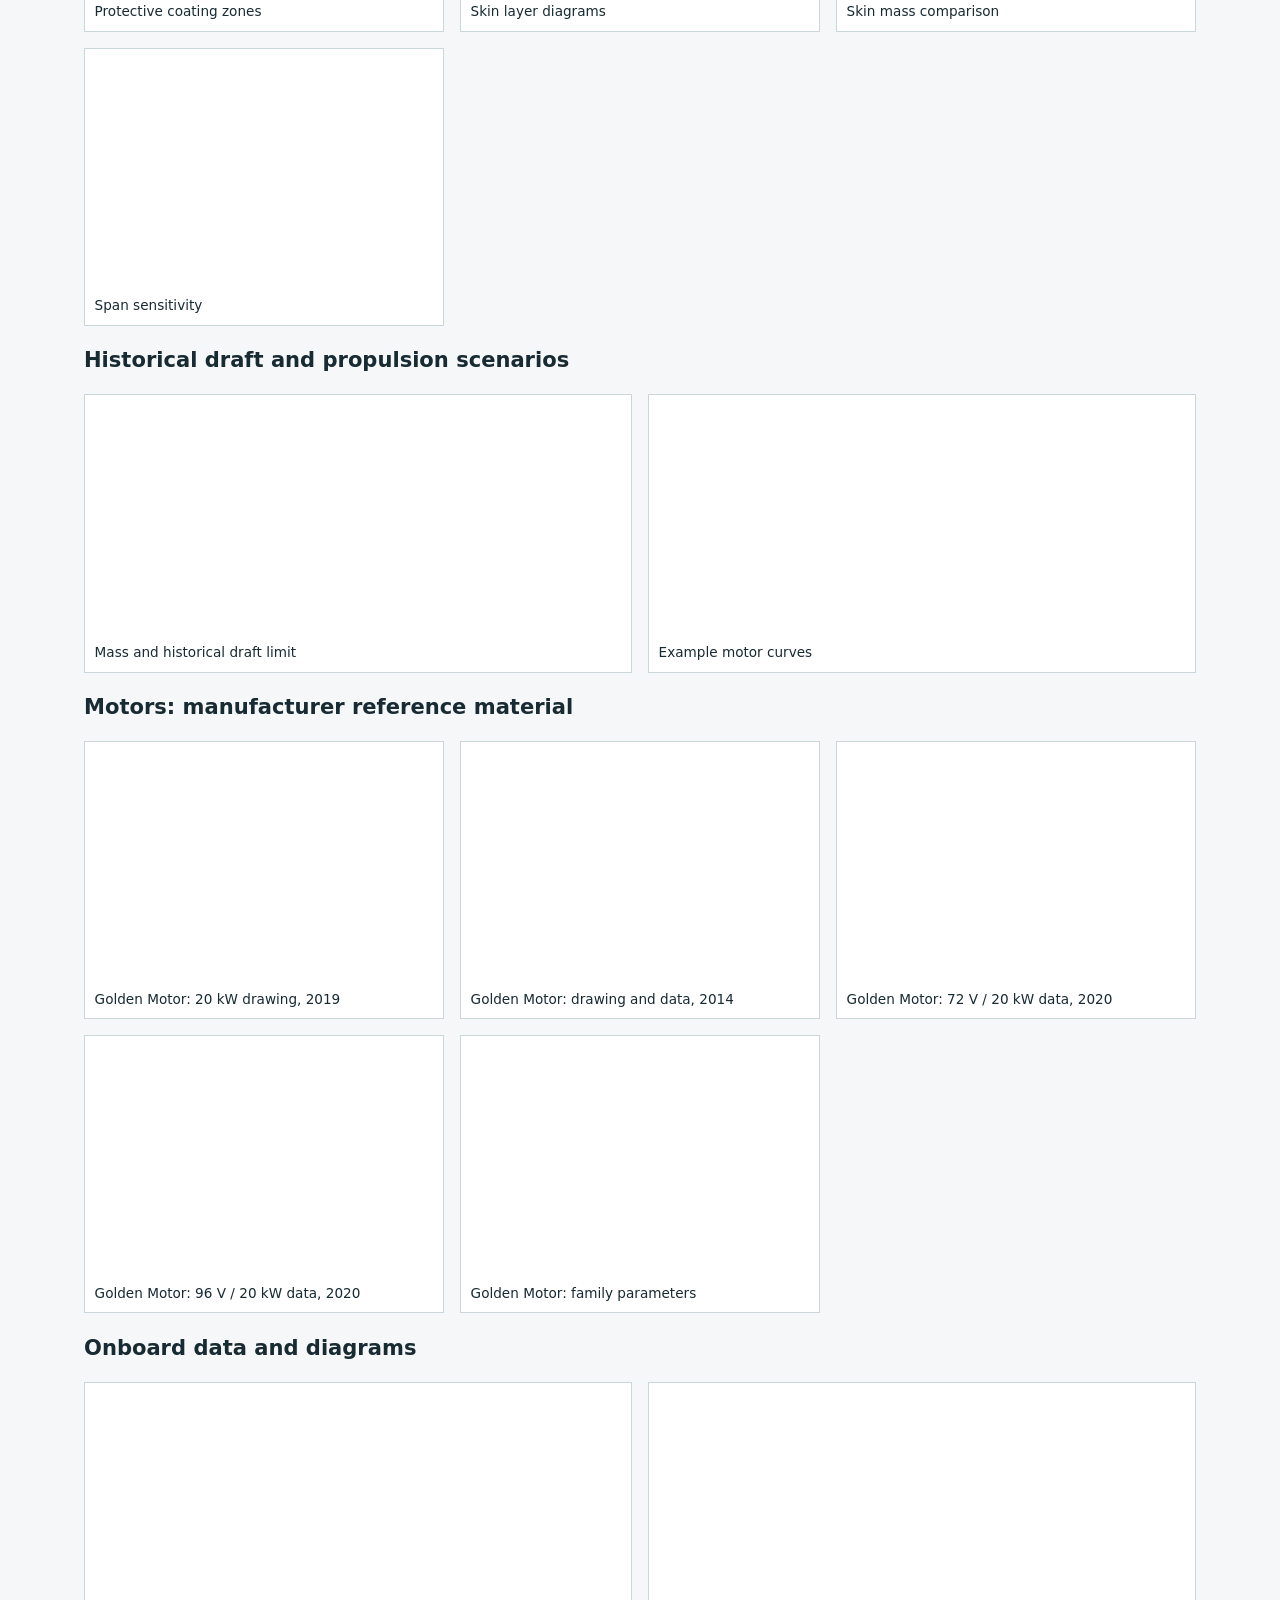
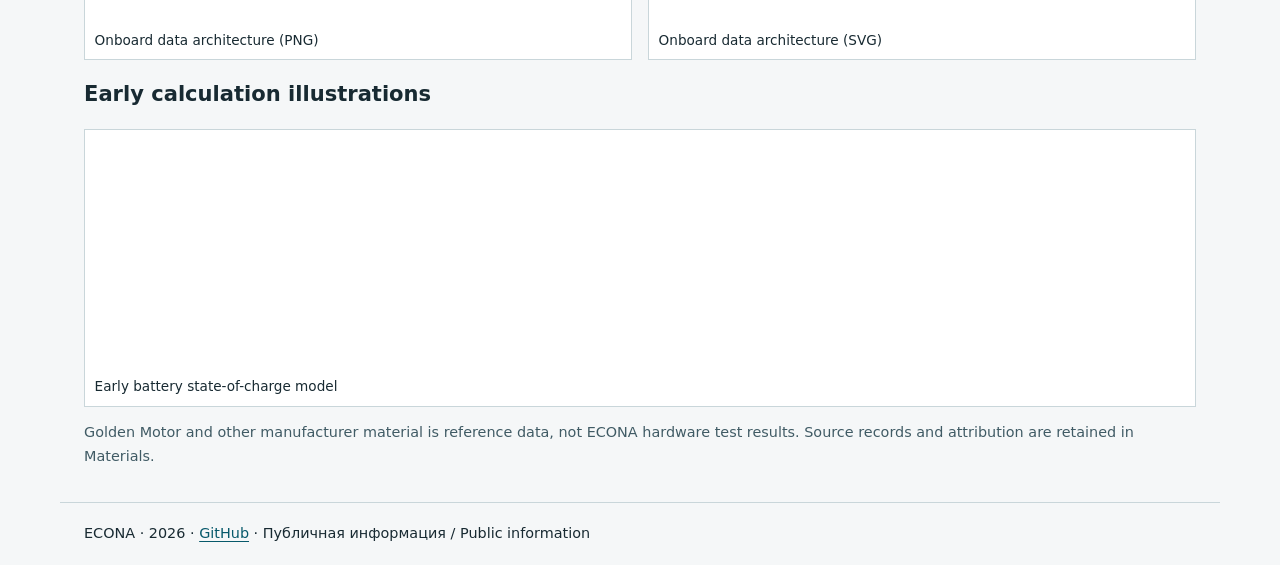
<file: en/index.html>
<!doctype html>
<html lang="en"><head><meta charset="utf-8"><meta name="viewport" content="width=device-width,initial-scale=1"><meta http-equiv="Content-Security-Policy" content="default-src &#x27;none&#x27;; style-src &#x27;self&#x27;; img-src &#x27;self&#x27;; base-uri &#x27;none&#x27;; form-action &#x27;none&#x27;"><title>Overview — ECONA</title><meta name="description" content="ECONA: public project overview, development progress and test summaries / публичное описание, ход разработки и итоги проверок"><link rel="stylesheet" href="../style.css"><link rel="canonical" href="https://rukazax.github.io/econa/en/index.html"><link rel="alternate" hreflang="ru" href="https://rukazax.github.io/econa/ru/index.html"><link rel="icon" type="image/png" href="../assets/images/favicon.png"></head><body><header><div class="brand"><img class="brand-icon" src="../assets/images/favicon.png" width="24" height="24" alt=""> ECONA</div><div class="status">Research concept; not construction documentation</div><nav aria-label="Sections"><a href="index.html" aria-current="page">Overview</a><a href="development.html">Development</a><a href="tests.html">Tests</a><a href="roadmap.html">Roadmap</a><a href="publication.html">Publication</a><a href="materials.html">Materials</a></nav><nav aria-label="Images"><a href="../index.html#images">All images</a></nav><nav class="languages" aria-label="Language / Язык"><a href="../ru/index.html" lang="ru">Русский</a><a href="../en/index.html" lang="en">English</a></nav></header><main><figure><a href="materials.html"><img src="../assets/geometry/fitted-axon.png" alt="ECONA — project view"></a><figcaption>Research arrangement; not approved construction documentation.</figcaption></figure><h1>ECONA — project overview</h1>
<p><a href="../ru/index.html">RU</a> | <a href="../en/index.html">EN</a></p>
<p><strong>Status:</strong> concept / research.</p>
<p>Status as of 27 October 2026.</p>
<p><a href="index.html">Overview</a> · <a href="development.html">Development</a> · <a href="tests.html">Checks</a> · <a href="roadmap.html">Further work</a> · <a href="publication.html">Publication</a> · <a href="../en/index.html">Contents</a></p>
<p>ECONA is an independent research and design project for an ocean-going kite–solar–electric catamaran. The concept is being developed through analysis of current trends and advances in technology.</p>
<h2>Research focus</h2>
<p>The project explores the combined use of kite traction, solar energy and electric propulsion in an ocean-going catamaran. This describes a research direction, not demonstrated operating performance.</p>
<p>Work remains at the conceptual research stage. This public overview is not a completed design for construction and does not establish operational readiness or certification.</p>
<h2>Current findings</h2>
<ul>
<li>The software-based engineering test environment has been restored on Windows.</li>
<li>Hydrostatic calculations have been cross-checked using an independent method; the results agree within numerical precision.</li>
<li>Agreement between calculations does not establish the vessel's fitness for service. Significant engineering questions remain open.</li>
</ul>
<p>See <a href="tests.html">Checks</a> for the findings and their limits, and <a href="development.html">Development</a> for the current state of work.</p>
<h2>Reading this documentation</h2>
<p>The public set contains the general concept, dated progress summaries, aggregate check results and their limitations. Technical details not intended for publication are excluded. <a href="publication.html">Publication</a> explains the disclosure boundary.</p>
<h2>Project addresses</h2>
<p><a href="https://rukazax.github.io/econa/">Project website</a> · <a href="https://github.com/rukazax/econa-project">Repository</a></p>
<h2>Restored materials</h2>
<p><a href="materials.html">Images, diagrams, specifications and calculations</a>. Original dates and limitations are retained.</p><section id="images" class="image-catalog"><h2>All images and diagrams</h2>
<p>49 illustrations and diagrams. Select an image to open the original.</p>
<p class="image-note">Historical research material, not construction documentation. The 0.52 m draft in early charts is a historical assumption; the current design draft limit is 0.53 m. Mass, centre of gravity and stability need verification.</p>
<nav class="image-toc" aria-label="Image groups">
<a href="#images-0">Geometry and catamaran views</a>
<a href="#images-1">Arrangement and system calculations</a>
<a href="#images-2">Structure and loads</a>
<a href="#images-3">Skin and materials</a>
<a href="#images-4">Historical draft and propulsion scenarios</a>
<a href="#images-5">Motors: manufacturer reference material</a>
<a href="#images-6">Onboard data and diagrams</a>
<a href="#images-7">Early calculation illustrations</a>
</nav>
<section id="images-0"><h3>Geometry and catamaran views</h3><div class="gallery image-gallery">
<figure><a href="../assets/geometry/fitted-axon.png"><img loading="lazy" decoding="async" width="1600" height="1000" src="../assets/geometry/fitted-axon.png" alt="Overall arrangement"></a><figcaption>Overall arrangement</figcaption></figure>
<figure><a href="../assets/geometry/fitted-model-four-views.png"><img loading="lazy" decoding="async" width="3280" height="2360" src="../assets/geometry/fitted-model-four-views.png" alt="Four arrangement views"></a><figcaption>Four arrangement views</figcaption></figure>
<figure><a href="../assets/geometry/fitted-top.png"><img loading="lazy" decoding="async" width="1600" height="1000" src="../assets/geometry/fitted-top.png" alt="Top view"></a><figcaption>Top view</figcaption></figure>
<figure><a href="../assets/geometry/fitted-side.png"><img loading="lazy" decoding="async" width="1600" height="1000" src="../assets/geometry/fitted-side.png" alt="Side view"></a><figcaption>Side view</figcaption></figure>
<figure><a href="../assets/geometry/fitted-bow.png"><img loading="lazy" decoding="async" width="1600" height="1000" src="../assets/geometry/fitted-bow.png" alt="Bow view"></a><figcaption>Bow view</figcaption></figure>
<figure><a href="../assets/geometry/ECONA-isometric.png"><img loading="lazy" decoding="async" width="1500" height="1000" src="../assets/geometry/ECONA-isometric.png" alt="Isometric view"></a><figcaption>Isometric view</figcaption></figure>
<figure><a href="../assets/geometry/closed-hulls-axon.png"><img loading="lazy" decoding="async" width="1500" height="900" src="../assets/geometry/closed-hulls-axon.png" alt="Closed calculation hulls"></a><figcaption>Closed calculation hulls</figcaption></figure>
<figure><a href="../assets/geometry/symmetric-skin.png"><img loading="lazy" decoding="async" width="1500" height="900" src="../assets/geometry/symmetric-skin.png" alt="Symmetric skin"></a><figcaption>Symmetric skin</figcaption></figure>
</div></section>
<section id="images-1"><h3>Arrangement and system calculations</h3><div class="gallery image-gallery">
<figure><a href="../assets/concept-v2/ECONA_Annotated_Parts.png"><img loading="lazy" decoding="async" width="2363" height="5251" src="../assets/concept-v2/ECONA_Annotated_Parts.png" alt="Annotated components"></a><figcaption>Annotated components</figcaption></figure>
<figure><a href="../assets/concept-v2/areas-curve.png"><img loading="lazy" decoding="async" width="1974" height="841" src="../assets/concept-v2/areas-curve.png" alt="Sectional area curve"></a><figcaption>Sectional area curve</figcaption></figure>
<figure><a href="../assets/concept-v2/heating.png"><img loading="lazy" decoding="async" width="1974" height="814" src="../assets/concept-v2/heating.png" alt="Heating scenario"></a><figcaption>Heating scenario</figcaption></figure>
<figure><a href="../assets/concept-v2/hydro-actual.png"><img loading="lazy" decoding="async" width="1975" height="849" src="../assets/concept-v2/hydro-actual.png" alt="Hydrostatic calculation"></a><figcaption>Hydrostatic calculation</figcaption></figure>
<figure><a href="../assets/concept-v2/kite-v2.png"><img loading="lazy" decoding="async" width="1974" height="815" src="../assets/concept-v2/kite-v2.png" alt="Kite traction scenarios"></a><figcaption>Kite traction scenarios</figcaption></figure>
<figure><a href="../assets/concept-v2/mass-v2.png"><img loading="lazy" decoding="async" width="1981" height="834" src="../assets/concept-v2/mass-v2.png" alt="Scenario mass budget"></a><figcaption>Scenario mass budget</figcaption></figure>
<figure><a href="../assets/concept-v2/metacentres.png"><img loading="lazy" decoding="async" width="1974" height="830" src="../assets/concept-v2/metacentres.png" alt="Metacentre calculation"></a><figcaption>Metacentre calculation</figcaption></figure>
<figure><a href="../assets/concept-v2/panel-epures.png"><img loading="lazy" decoding="async" width="1994" height="1281" src="../assets/concept-v2/panel-epures.png" alt="Panel diagrams"></a><figcaption>Panel diagrams</figcaption></figure>
<figure><a href="../assets/concept-v2/parts-actual.png"><img loading="lazy" decoding="async" width="1840" height="1481" src="../assets/concept-v2/parts-actual.png" alt="Structural components"></a><figcaption>Structural components</figcaption></figure>
<figure><a href="../assets/concept-v2/parts-internal.png"><img loading="lazy" decoding="async" width="1723" height="1381" src="../assets/concept-v2/parts-internal.png" alt="Internal arrangement"></a><figcaption>Internal arrangement</figcaption></figure>
<figure><a href="../assets/concept-v2/parts-systems.png"><img loading="lazy" decoding="async" width="2363" height="1455" src="../assets/concept-v2/parts-systems.png" alt="Catamaran systems"></a><figcaption>Catamaran systems</figcaption></figure>
<figure><a href="../assets/concept-v2/power-actual.png"><img loading="lazy" decoding="async" width="1974" height="874" src="../assets/concept-v2/power-actual.png" alt="Power calculation"></a><figcaption>Power calculation</figcaption></figure>
<figure><a href="../assets/concept-v2/range-actual.png"><img loading="lazy" decoding="async" width="1974" height="814" src="../assets/concept-v2/range-actual.png" alt="Range scenarios"></a><figcaption>Range scenarios</figcaption></figure>
<figure><a href="../assets/concept-v2/soc-v2.png"><img loading="lazy" decoding="async" width="1974" height="874" src="../assets/concept-v2/soc-v2.png" alt="Battery state-of-charge scenarios v2"></a><figcaption>Battery state-of-charge scenarios v2</figcaption></figure>
<figure><a href="../assets/concept-v2/water-autonomy.png"><img loading="lazy" decoding="async" width="1974" height="815" src="../assets/concept-v2/water-autonomy.png" alt="Water autonomy scenario"></a><figcaption>Water autonomy scenario</figcaption></figure>
</div></section>
<section id="images-2"><h3>Structure and loads</h3><div class="gallery image-gallery">
<figure><a href="../assets/ocean-structure/build-flow.png"><img loading="lazy" decoding="async" width="1907" height="682" src="../assets/ocean-structure/build-flow.png" alt="Construction workflow"></a><figcaption>Construction workflow</figcaption></figure>
<figure><a href="../assets/ocean-structure/fem-convergence.png"><img loading="lazy" decoding="async" width="1905" height="716" src="../assets/ocean-structure/fem-convergence.png" alt="Finite-element convergence"></a><figcaption>Finite-element convergence</figcaption></figure>
<figure><a href="../assets/ocean-structure/global-envelopes.png"><img loading="lazy" decoding="async" width="1732" height="962" src="../assets/ocean-structure/global-envelopes.png" alt="Global load envelopes"></a><figcaption>Global load envelopes</figcaption></figure>
<figure><a href="../assets/ocean-structure/global-sections.png"><img loading="lazy" decoding="async" width="1904" height="719" src="../assets/ocean-structure/global-sections.png" alt="Structural calculation sections"></a><figcaption>Structural calculation sections</figcaption></figure>
<figure><a href="../assets/ocean-structure/hydro053.png"><img loading="lazy" decoding="async" width="1732" height="769" src="../assets/ocean-structure/hydro053.png" alt="Hydrostatics at 0.53 m draft"></a><figcaption>Hydrostatics at 0.53 m draft</figcaption></figure>
<figure><a href="../assets/ocean-structure/impact-span.png"><img loading="lazy" decoding="async" width="1732" height="769" src="../assets/ocean-structure/impact-span.png" alt="Impact loading and span"></a><figcaption>Impact loading and span</figcaption></figure>
<figure><a href="../assets/ocean-structure/layups.png"><img loading="lazy" decoding="async" width="2082" height="1209" src="../assets/ocean-structure/layups.png" alt="Scenario laminate layups"></a><figcaption>Scenario laminate layups</figcaption></figure>
<figure><a href="../assets/ocean-structure/loaded-mass.png"><img loading="lazy" decoding="async" width="1894" height="769" src="../assets/ocean-structure/loaded-mass.png" alt="Loaded mass scenarios"></a><figcaption>Loaded mass scenarios</figcaption></figure>
<figure><a href="../assets/ocean-structure/mass-with-refinement.png"><img loading="lazy" decoding="async" width="1731" height="748" src="../assets/ocean-structure/mass-with-refinement.png" alt="Mass budget refinement"></a><figcaption>Mass budget refinement</figcaption></figure>
<figure><a href="../assets/ocean-structure/span-screen.png"><img loading="lazy" decoding="async" width="1732" height="769" src="../assets/ocean-structure/span-screen.png" alt="Preliminary span screening"></a><figcaption>Preliminary span screening</figcaption></figure>
<figure><a href="../assets/ocean-structure/stiffener-epures.png"><img loading="lazy" decoding="async" width="1732" height="682" src="../assets/ocean-structure/stiffener-epures.png" alt="Stiffener diagrams"></a><figcaption>Stiffener diagrams</figcaption></figure>
<figure><a href="../assets/ocean-structure/structure-mass.png"><img loading="lazy" decoding="async" width="1908" height="857" src="../assets/ocean-structure/structure-mass.png" alt="Scenario structural mass"></a><figcaption>Scenario structural mass</figcaption></figure>
</div></section>
<section id="images-3"><h3>Skin and materials</h3><div class="gallery image-gallery">
<figure><a href="../assets/skin-comparison/coating-zones.png"><img loading="lazy" decoding="async" width="1800" height="810" src="../assets/skin-comparison/coating-zones.png" alt="Protective coating zones"></a><figcaption>Protective coating zones</figcaption></figure>
<figure><a href="../assets/skin-comparison/layer-sketches.png"><img loading="lazy" decoding="async" width="1800" height="1260" src="../assets/skin-comparison/layer-sketches.png" alt="Skin layer diagrams"></a><figcaption>Skin layer diagrams</figcaption></figure>
<figure><a href="../assets/skin-comparison/mass-comparison.png"><img loading="lazy" decoding="async" width="1700" height="935" src="../assets/skin-comparison/mass-comparison.png" alt="Skin mass comparison"></a><figcaption>Skin mass comparison</figcaption></figure>
<figure><a href="../assets/skin-comparison/span-sensitivity.png"><img loading="lazy" decoding="async" width="1530" height="850" src="../assets/skin-comparison/span-sensitivity.png" alt="Span sensitivity"></a><figcaption>Span sensitivity</figcaption></figure>
</div></section>
<section id="images-4"><h3>Historical draft and propulsion scenarios</h3><div class="gallery image-gallery">
<figure><a href="../assets/draft-052/mass-draft-limit.png"><img loading="lazy" decoding="async" width="1900" height="855" src="../assets/draft-052/mass-draft-limit.png" alt="Mass and historical draft limit"></a><figcaption>Mass and historical draft limit</figcaption></figure>
<figure><a href="../assets/draft-052/motor-sample-curves.png"><img loading="lazy" decoding="async" width="1900" height="817" src="../assets/draft-052/motor-sample-curves.png" alt="Example motor curves"></a><figcaption>Example motor curves</figcaption></figure>
</div></section>
<section id="images-5"><h3>Motors: manufacturer reference material</h3><div class="gallery image-gallery">
<figure><a href="../assets/motors/goldenmotor-hpm/20kw-drawing-2019.jpg"><img loading="lazy" decoding="async" width="1280" height="906" src="../assets/motors/goldenmotor-hpm/20kw-drawing-2019.jpg" alt="Golden Motor: 20 kW drawing, 2019"></a><figcaption>Golden Motor: 20 kW drawing, 2019</figcaption></figure>
<figure><a href="../assets/motors/goldenmotor-hpm/20kw-drawing-and-test-2014.jpg"><img loading="lazy" decoding="async" width="893" height="1280" src="../assets/motors/goldenmotor-hpm/20kw-drawing-and-test-2014.jpg" alt="Golden Motor: drawing and data, 2014"></a><figcaption>Golden Motor: drawing and data, 2014</figcaption></figure>
<figure><a href="../assets/motors/goldenmotor-hpm/72v-20kw-test-2020.jpg"><img loading="lazy" decoding="async" width="905" height="1280" src="../assets/motors/goldenmotor-hpm/72v-20kw-test-2020.jpg" alt="Golden Motor: 72 V / 20 kW data, 2020"></a><figcaption>Golden Motor: 72 V / 20 kW data, 2020</figcaption></figure>
<figure><a href="../assets/motors/goldenmotor-hpm/96v-20kw-test-2020.jpg"><img loading="lazy" decoding="async" width="905" height="1280" src="../assets/motors/goldenmotor-hpm/96v-20kw-test-2020.jpg" alt="Golden Motor: 96 V / 20 kW data, 2020"></a><figcaption>Golden Motor: 96 V / 20 kW data, 2020</figcaption></figure>
<figure><a href="../assets/motors/goldenmotor-hpm/family-parameters.jpg"><img loading="lazy" decoding="async" width="1280" height="838" src="../assets/motors/goldenmotor-hpm/family-parameters.jpg" alt="Golden Motor: family parameters"></a><figcaption>Golden Motor: family parameters</figcaption></figure>
</div></section>
<section id="images-6"><h3>Onboard data and diagrams</h3><div class="gallery image-gallery">
<figure><a href="../assets/open-boat-projects/econa-data-architecture.png"><img loading="lazy" decoding="async" width="1712" height="1045" src="../assets/open-boat-projects/econa-data-architecture.png" alt="Onboard data architecture (PNG)"></a><figcaption>Onboard data architecture (PNG)</figcaption></figure>
<figure><a href="../assets/open-boat-projects/econa-data-architecture.svg"><img loading="lazy" decoding="async" width="795" height="485" src="../assets/open-boat-projects/econa-data-architecture.svg" alt="Onboard data architecture (SVG)"></a><figcaption>Onboard data architecture (SVG)</figcaption></figure>
</div></section>
<section id="images-7"><h3>Early calculation illustrations</h3><div class="gallery image-gallery">
<figure><a href="../assets/concept/soc.png"><img loading="lazy" decoding="async" width="1604" height="1043" src="../assets/concept/soc.png" alt="Early battery state-of-charge model"></a><figcaption>Early battery state-of-charge model</figcaption></figure>
</div></section>
<p class="image-note">Golden Motor and other manufacturer material is reference data, not ECONA hardware test results. Source records and attribution are retained in Materials.</p></section></main><footer>ECONA · 2026 · <a href="https://github.com/rukazax/econa-project">GitHub</a> · Публичная информация / Public information</footer></body></html>
</file>
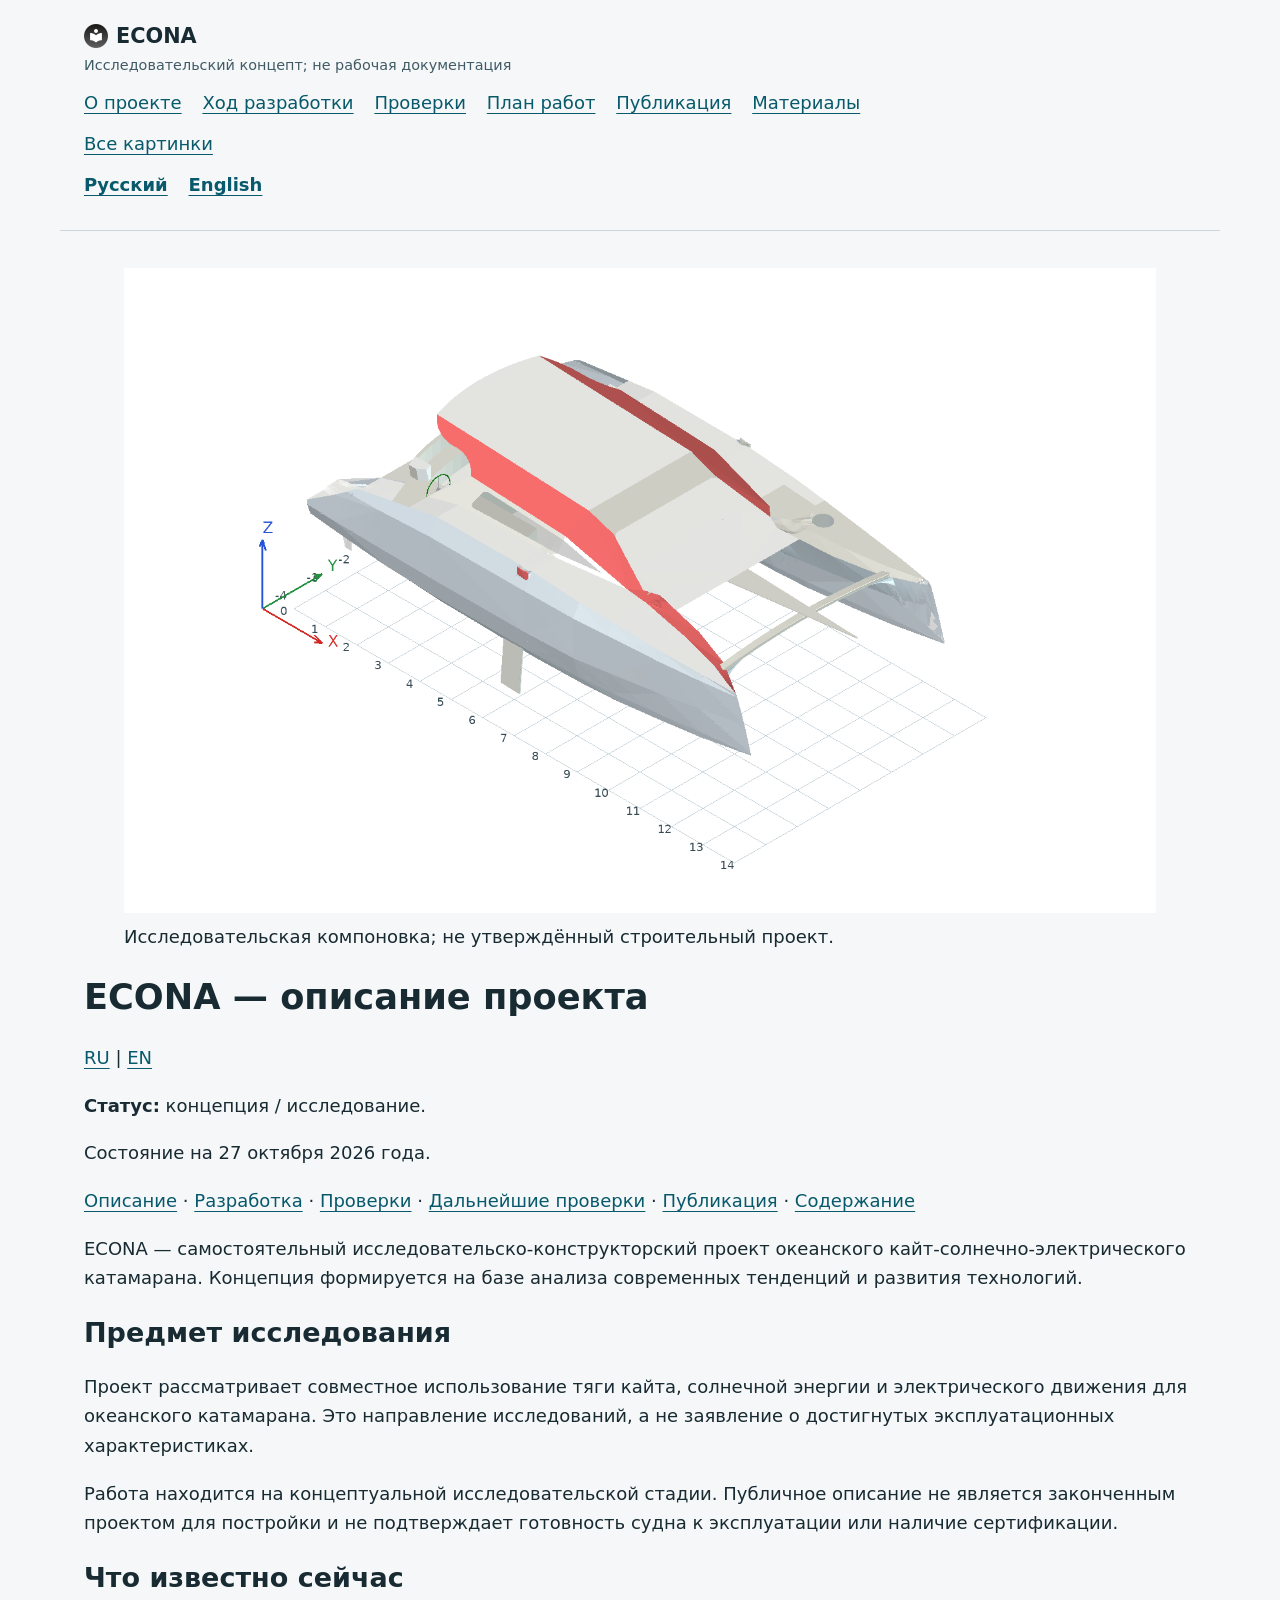
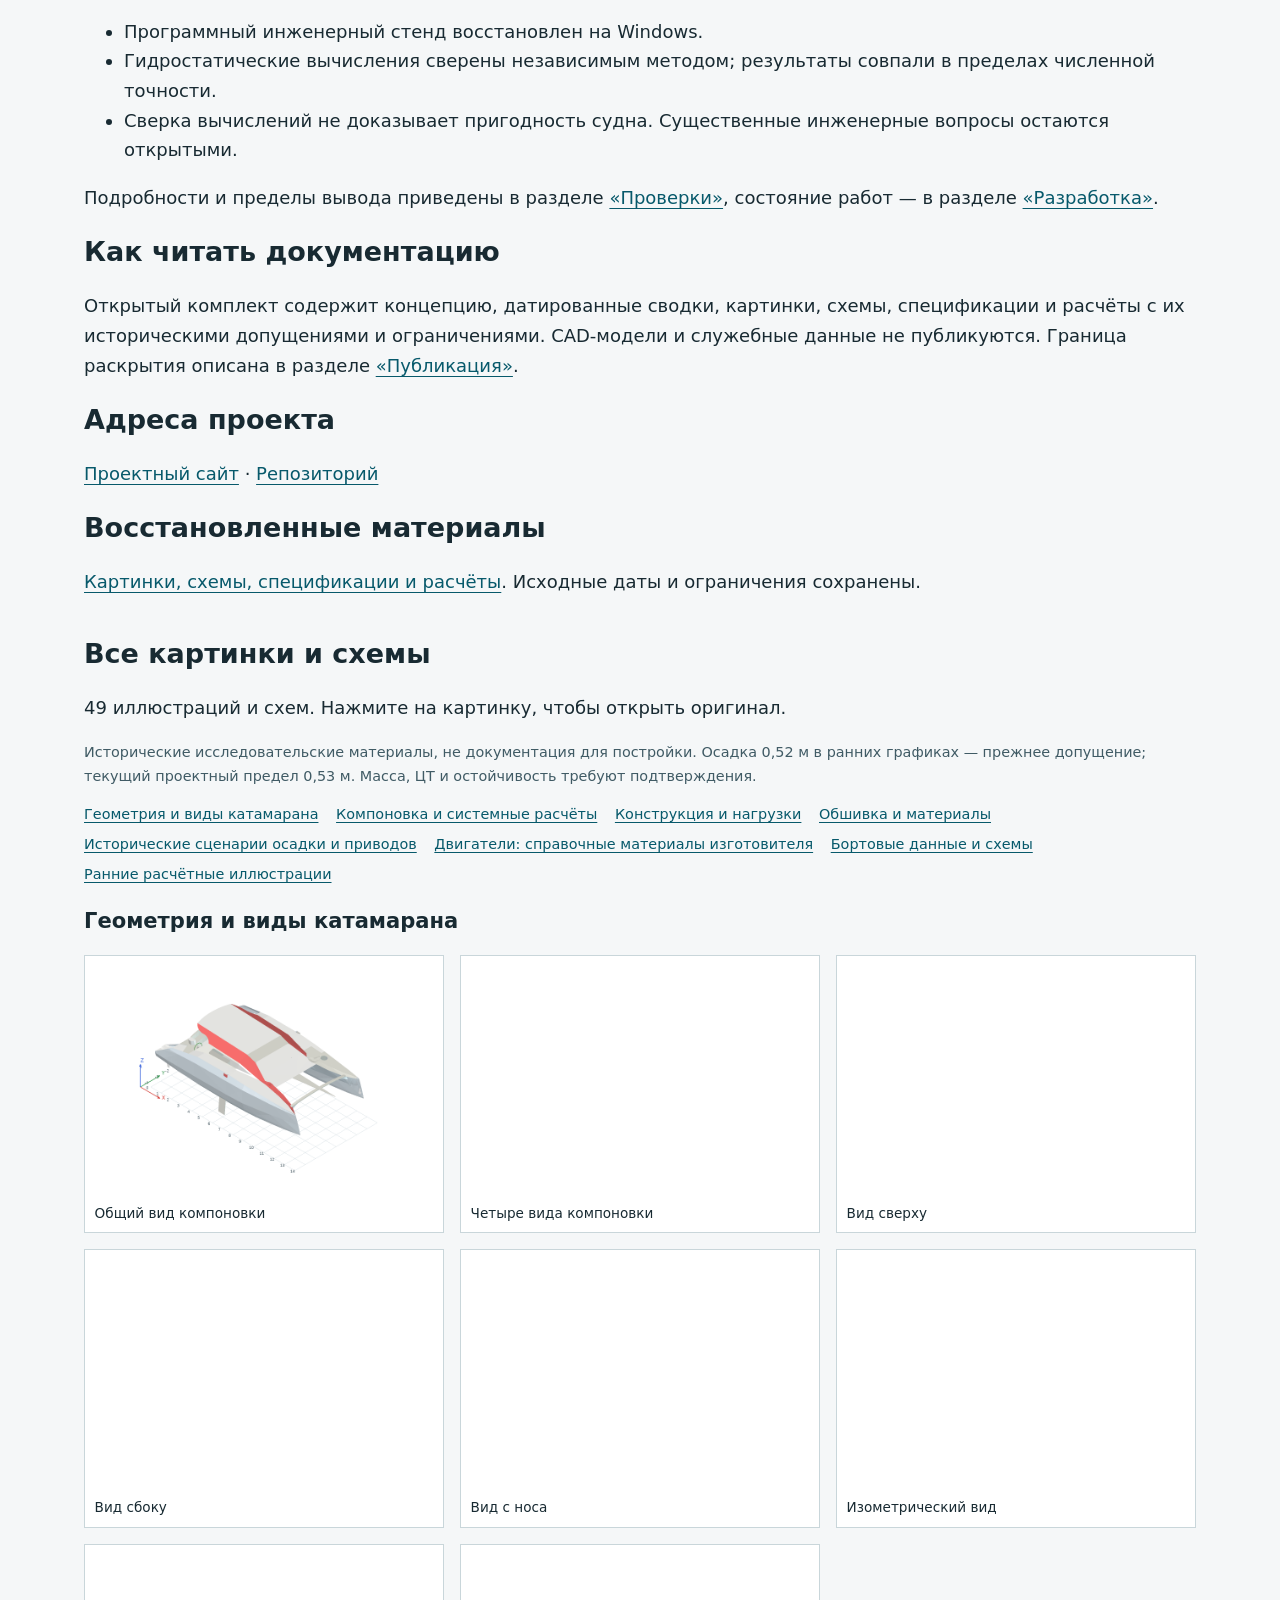
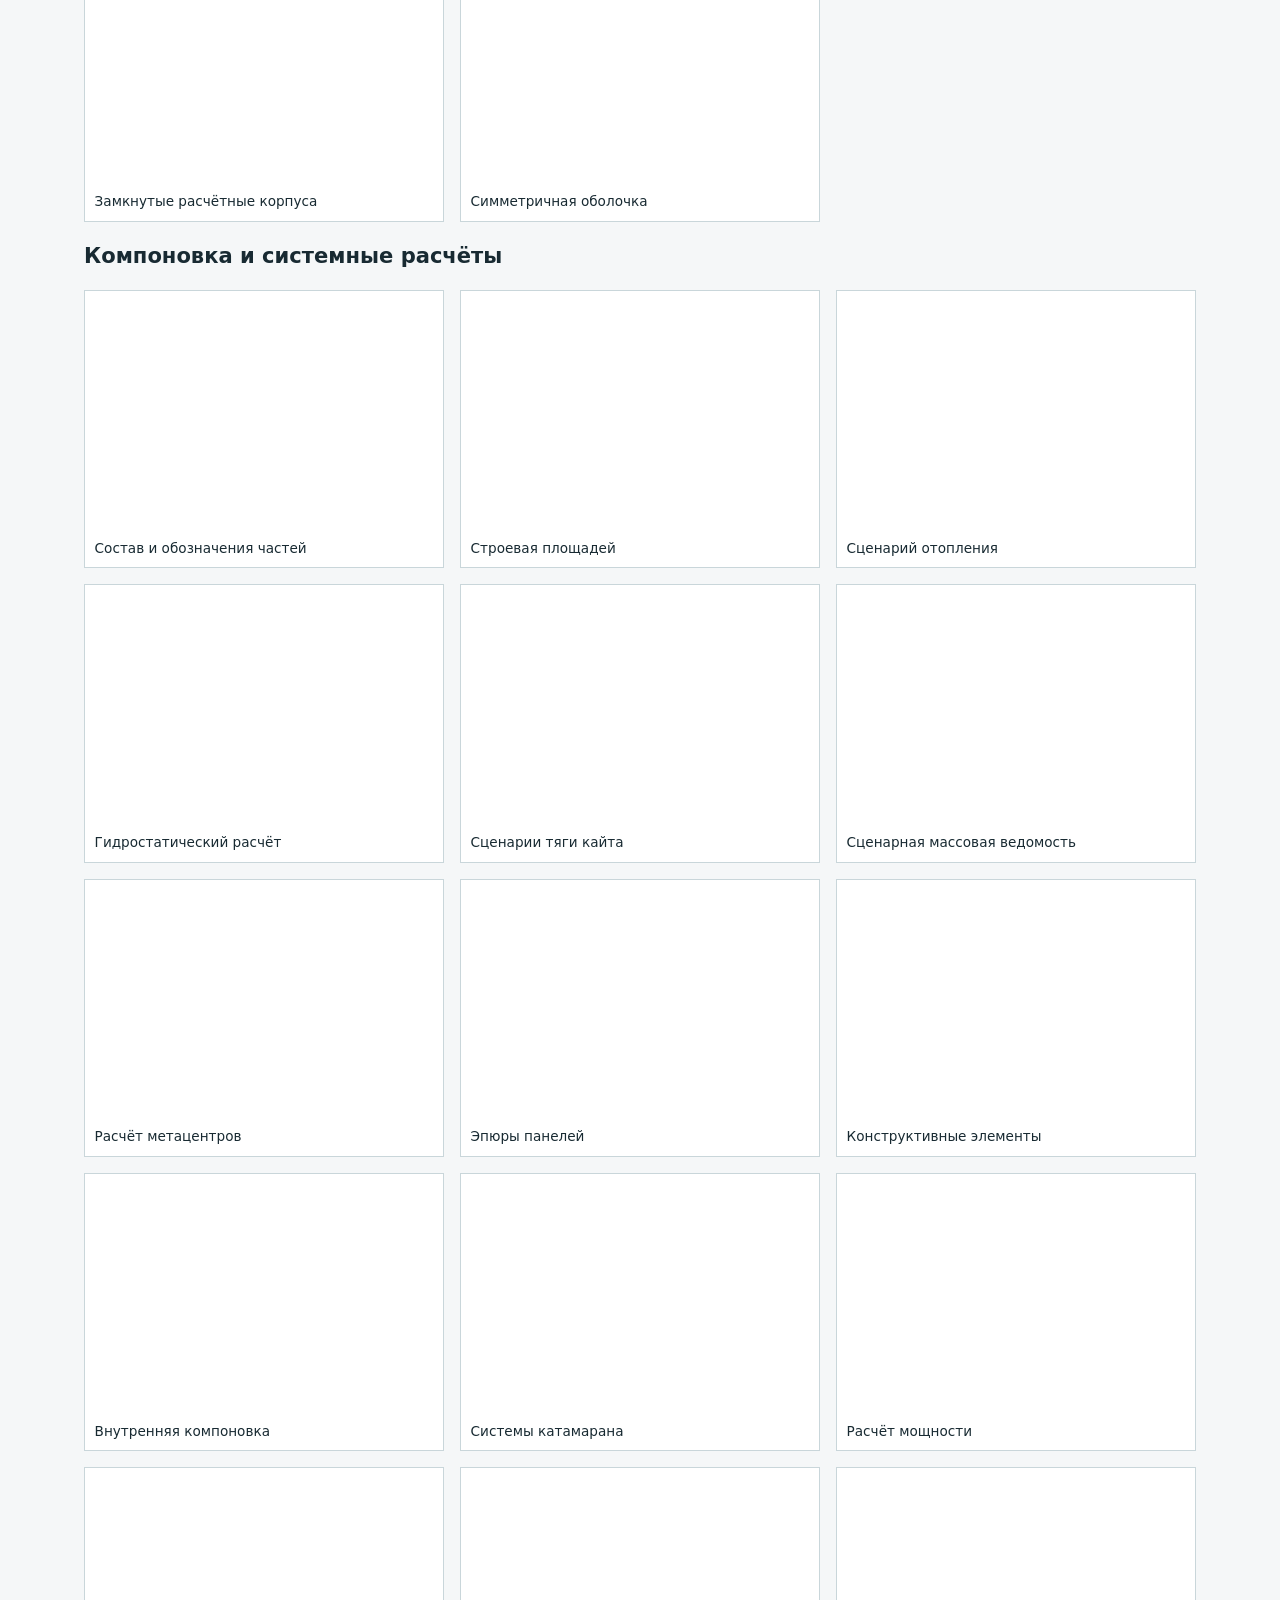
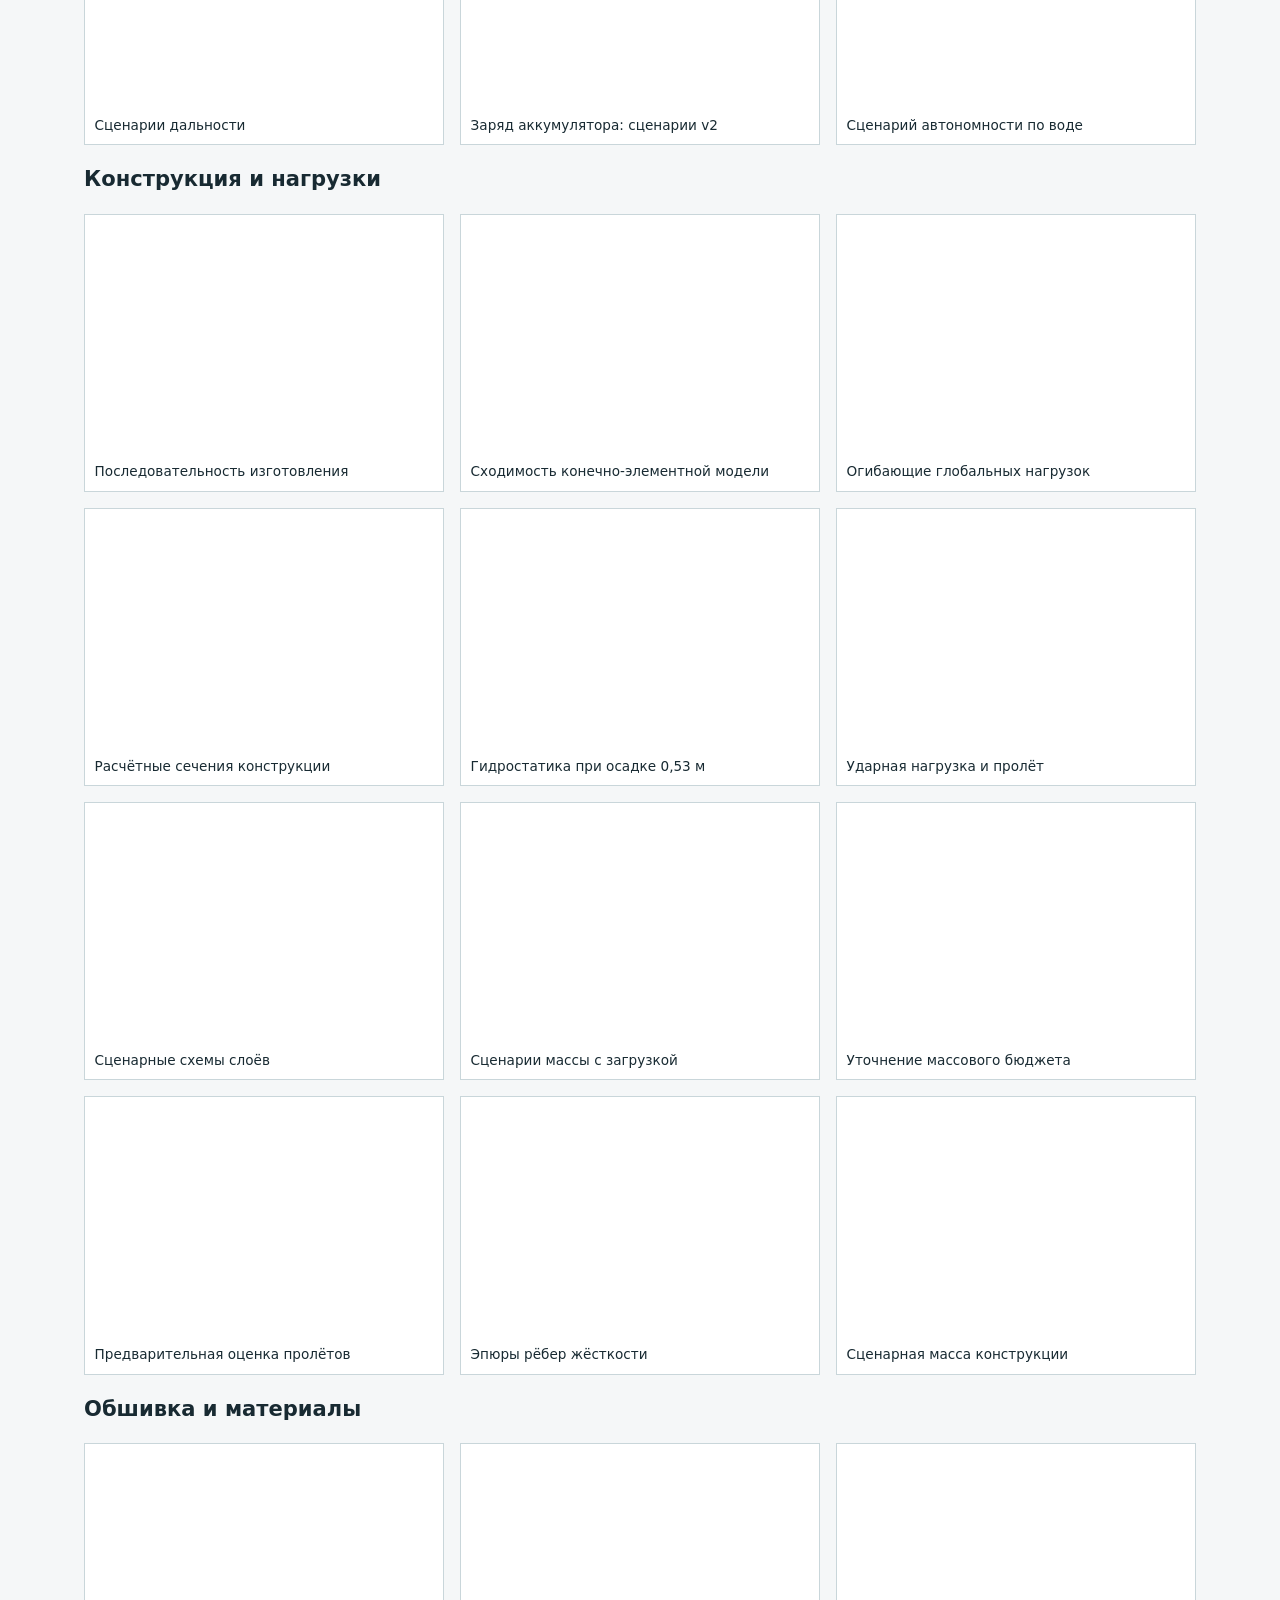
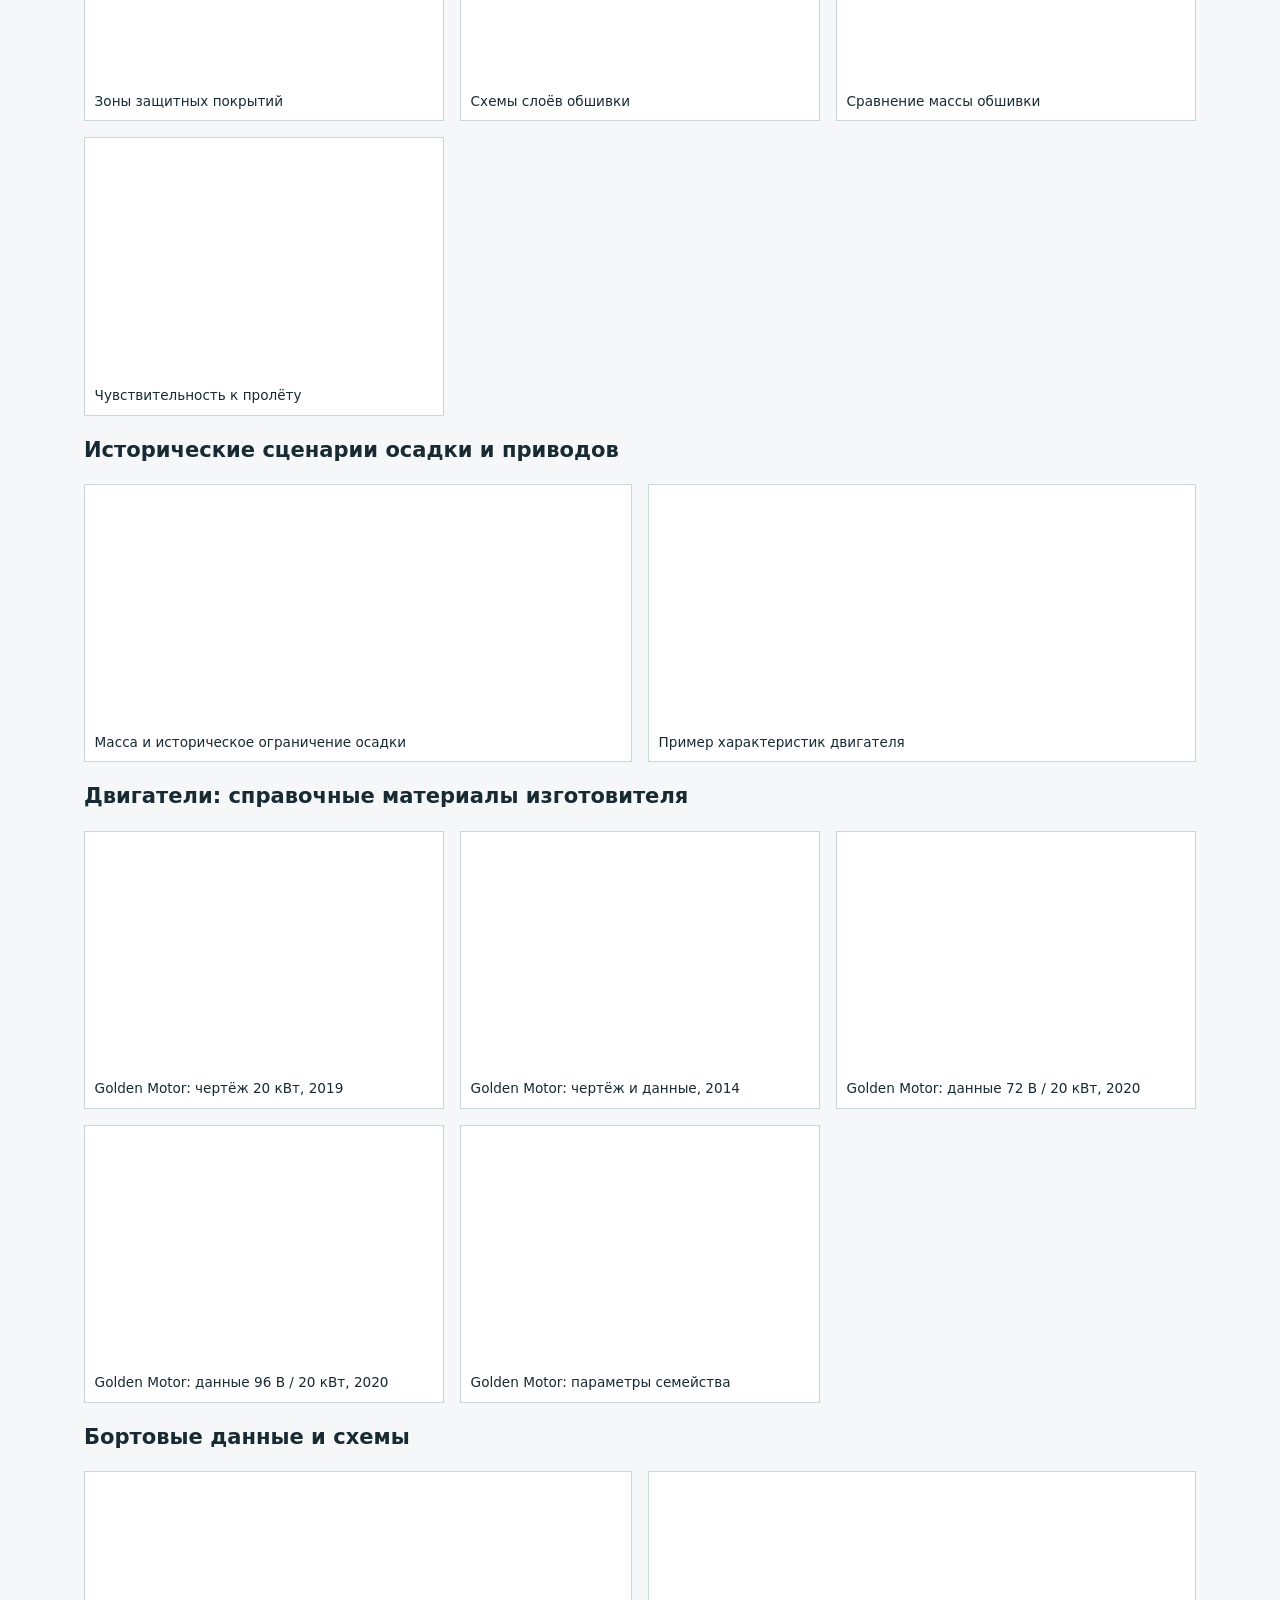
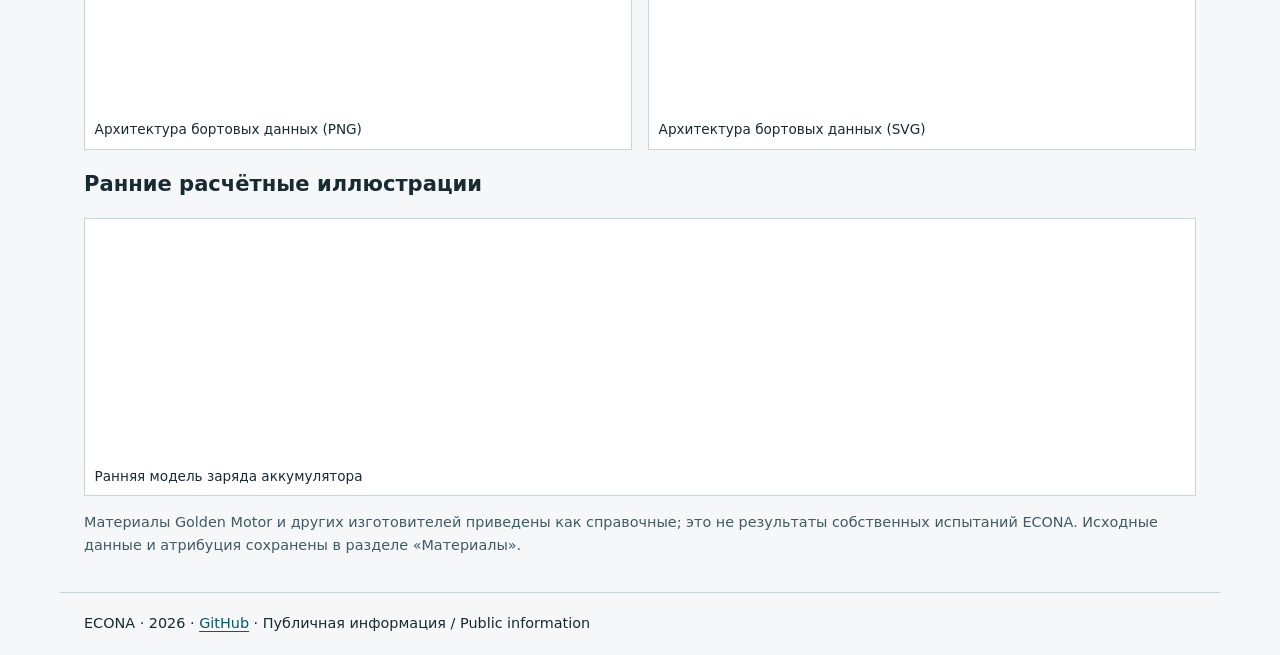
<file: ru/index.html>
<!doctype html>
<html lang="ru"><head><meta charset="utf-8"><meta name="viewport" content="width=device-width,initial-scale=1"><meta http-equiv="Content-Security-Policy" content="default-src &#x27;none&#x27;; style-src &#x27;self&#x27;; img-src &#x27;self&#x27;; base-uri &#x27;none&#x27;; form-action &#x27;none&#x27;"><title>О проекте — ECONA</title><meta name="description" content="ECONA: public project overview, development progress and test summaries / публичное описание, ход разработки и итоги проверок"><link rel="stylesheet" href="../style.css"><link rel="canonical" href="https://rukazax.github.io/econa/ru/index.html"><link rel="alternate" hreflang="en" href="https://rukazax.github.io/econa/en/index.html"><link rel="icon" type="image/png" href="../assets/images/favicon.png"></head><body><header><div class="brand"><img class="brand-icon" src="../assets/images/favicon.png" width="24" height="24" alt=""> ECONA</div><div class="status">Исследовательский концепт; не рабочая документация</div><nav aria-label="Разделы"><a href="index.html" aria-current="page">О проекте</a><a href="development.html">Ход разработки</a><a href="tests.html">Проверки</a><a href="roadmap.html">План работ</a><a href="publication.html">Публикация</a><a href="materials.html">Материалы</a></nav><nav aria-label="Картинки"><a href="../index.html#images">Все картинки</a></nav><nav class="languages" aria-label="Language / Язык"><a href="../ru/index.html" lang="ru">Русский</a><a href="../en/index.html" lang="en">English</a></nav></header><main><figure><a href="materials.html"><img src="../assets/geometry/fitted-axon.png" alt="ECONA — общий вид"></a><figcaption>Исследовательская компоновка; не утверждённый строительный проект.</figcaption></figure><h1>ECONA — описание проекта</h1>
<p><a href="../ru/index.html">RU</a> | <a href="../en/index.html">EN</a></p>
<p><strong>Статус:</strong> концепция / исследование.</p>
<p>Состояние на 27 октября 2026 года.</p>
<p><a href="index.html">Описание</a> · <a href="development.html">Разработка</a> · <a href="tests.html">Проверки</a> · <a href="roadmap.html">Дальнейшие проверки</a> · <a href="publication.html">Публикация</a> · <a href="../ru/index.html">Содержание</a></p>
<p>ECONA — самостоятельный исследовательско-конструкторский проект океанского кайт-солнечно-электрического катамарана. Концепция формируется на базе анализа современных тенденций и развития технологий.</p>
<h2>Предмет исследования</h2>
<p>Проект рассматривает совместное использование тяги кайта, солнечной энергии и электрического движения для океанского катамарана. Это направление исследований, а не заявление о достигнутых эксплуатационных характеристиках.</p>
<p>Работа находится на концептуальной исследовательской стадии. Публичное описание не является законченным проектом для постройки и не подтверждает готовность судна к эксплуатации или наличие сертификации.</p>
<h2>Что известно сейчас</h2>
<ul>
<li>Программный инженерный стенд восстановлен на Windows.</li>
<li>Гидростатические вычисления сверены независимым методом; результаты совпали в пределах численной точности.</li>
<li>Сверка вычислений не доказывает пригодность судна. Существенные инженерные вопросы остаются открытыми.</li>
</ul>
<p>Подробности и пределы вывода приведены в разделе <a href="tests.html">«Проверки»</a>, состояние работ — в разделе <a href="development.html">«Разработка»</a>.</p>
<h2>Как читать документацию</h2>
<p>Открытый комплект содержит концепцию, датированные сводки, картинки, схемы, спецификации и расчёты с их историческими допущениями и ограничениями. CAD-модели и служебные данные не публикуются. Граница раскрытия описана в разделе <a href="publication.html">«Публикация»</a>.</p>
<h2>Адреса проекта</h2>
<p><a href="https://rukazax.github.io/econa/">Проектный сайт</a> · <a href="https://github.com/rukazax/econa-project">Репозиторий</a></p>
<h2>Восстановленные материалы</h2>
<p><a href="materials.html">Картинки, схемы, спецификации и расчёты</a>. Исходные даты и ограничения сохранены.</p><section id="images" class="image-catalog"><h2>Все картинки и схемы</h2>
<p>49 иллюстраций и схем. Нажмите на картинку, чтобы открыть оригинал.</p>
<p class="image-note">Исторические исследовательские материалы, не документация для постройки. Осадка 0,52 м в ранних графиках — прежнее допущение; текущий проектный предел 0,53 м. Масса, ЦТ и остойчивость требуют подтверждения.</p>
<nav class="image-toc" aria-label="Группы изображений">
<a href="#images-0">Геометрия и виды катамарана</a>
<a href="#images-1">Компоновка и системные расчёты</a>
<a href="#images-2">Конструкция и нагрузки</a>
<a href="#images-3">Обшивка и материалы</a>
<a href="#images-4">Исторические сценарии осадки и приводов</a>
<a href="#images-5">Двигатели: справочные материалы изготовителя</a>
<a href="#images-6">Бортовые данные и схемы</a>
<a href="#images-7">Ранние расчётные иллюстрации</a>
</nav>
<section id="images-0"><h3>Геометрия и виды катамарана</h3><div class="gallery image-gallery">
<figure><a href="../assets/geometry/fitted-axon.png"><img loading="lazy" decoding="async" width="1600" height="1000" src="../assets/geometry/fitted-axon.png" alt="Общий вид компоновки"></a><figcaption>Общий вид компоновки</figcaption></figure>
<figure><a href="../assets/geometry/fitted-model-four-views.png"><img loading="lazy" decoding="async" width="3280" height="2360" src="../assets/geometry/fitted-model-four-views.png" alt="Четыре вида компоновки"></a><figcaption>Четыре вида компоновки</figcaption></figure>
<figure><a href="../assets/geometry/fitted-top.png"><img loading="lazy" decoding="async" width="1600" height="1000" src="../assets/geometry/fitted-top.png" alt="Вид сверху"></a><figcaption>Вид сверху</figcaption></figure>
<figure><a href="../assets/geometry/fitted-side.png"><img loading="lazy" decoding="async" width="1600" height="1000" src="../assets/geometry/fitted-side.png" alt="Вид сбоку"></a><figcaption>Вид сбоку</figcaption></figure>
<figure><a href="../assets/geometry/fitted-bow.png"><img loading="lazy" decoding="async" width="1600" height="1000" src="../assets/geometry/fitted-bow.png" alt="Вид с носа"></a><figcaption>Вид с носа</figcaption></figure>
<figure><a href="../assets/geometry/ECONA-isometric.png"><img loading="lazy" decoding="async" width="1500" height="1000" src="../assets/geometry/ECONA-isometric.png" alt="Изометрический вид"></a><figcaption>Изометрический вид</figcaption></figure>
<figure><a href="../assets/geometry/closed-hulls-axon.png"><img loading="lazy" decoding="async" width="1500" height="900" src="../assets/geometry/closed-hulls-axon.png" alt="Замкнутые расчётные корпуса"></a><figcaption>Замкнутые расчётные корпуса</figcaption></figure>
<figure><a href="../assets/geometry/symmetric-skin.png"><img loading="lazy" decoding="async" width="1500" height="900" src="../assets/geometry/symmetric-skin.png" alt="Симметричная оболочка"></a><figcaption>Симметричная оболочка</figcaption></figure>
</div></section>
<section id="images-1"><h3>Компоновка и системные расчёты</h3><div class="gallery image-gallery">
<figure><a href="../assets/concept-v2/ECONA_Annotated_Parts.png"><img loading="lazy" decoding="async" width="2363" height="5251" src="../assets/concept-v2/ECONA_Annotated_Parts.png" alt="Состав и обозначения частей"></a><figcaption>Состав и обозначения частей</figcaption></figure>
<figure><a href="../assets/concept-v2/areas-curve.png"><img loading="lazy" decoding="async" width="1974" height="841" src="../assets/concept-v2/areas-curve.png" alt="Строевая площадей"></a><figcaption>Строевая площадей</figcaption></figure>
<figure><a href="../assets/concept-v2/heating.png"><img loading="lazy" decoding="async" width="1974" height="814" src="../assets/concept-v2/heating.png" alt="Сценарий отопления"></a><figcaption>Сценарий отопления</figcaption></figure>
<figure><a href="../assets/concept-v2/hydro-actual.png"><img loading="lazy" decoding="async" width="1975" height="849" src="../assets/concept-v2/hydro-actual.png" alt="Гидростатический расчёт"></a><figcaption>Гидростатический расчёт</figcaption></figure>
<figure><a href="../assets/concept-v2/kite-v2.png"><img loading="lazy" decoding="async" width="1974" height="815" src="../assets/concept-v2/kite-v2.png" alt="Сценарии тяги кайта"></a><figcaption>Сценарии тяги кайта</figcaption></figure>
<figure><a href="../assets/concept-v2/mass-v2.png"><img loading="lazy" decoding="async" width="1981" height="834" src="../assets/concept-v2/mass-v2.png" alt="Сценарная массовая ведомость"></a><figcaption>Сценарная массовая ведомость</figcaption></figure>
<figure><a href="../assets/concept-v2/metacentres.png"><img loading="lazy" decoding="async" width="1974" height="830" src="../assets/concept-v2/metacentres.png" alt="Расчёт метацентров"></a><figcaption>Расчёт метацентров</figcaption></figure>
<figure><a href="../assets/concept-v2/panel-epures.png"><img loading="lazy" decoding="async" width="1994" height="1281" src="../assets/concept-v2/panel-epures.png" alt="Эпюры панелей"></a><figcaption>Эпюры панелей</figcaption></figure>
<figure><a href="../assets/concept-v2/parts-actual.png"><img loading="lazy" decoding="async" width="1840" height="1481" src="../assets/concept-v2/parts-actual.png" alt="Конструктивные элементы"></a><figcaption>Конструктивные элементы</figcaption></figure>
<figure><a href="../assets/concept-v2/parts-internal.png"><img loading="lazy" decoding="async" width="1723" height="1381" src="../assets/concept-v2/parts-internal.png" alt="Внутренняя компоновка"></a><figcaption>Внутренняя компоновка</figcaption></figure>
<figure><a href="../assets/concept-v2/parts-systems.png"><img loading="lazy" decoding="async" width="2363" height="1455" src="../assets/concept-v2/parts-systems.png" alt="Системы катамарана"></a><figcaption>Системы катамарана</figcaption></figure>
<figure><a href="../assets/concept-v2/power-actual.png"><img loading="lazy" decoding="async" width="1974" height="874" src="../assets/concept-v2/power-actual.png" alt="Расчёт мощности"></a><figcaption>Расчёт мощности</figcaption></figure>
<figure><a href="../assets/concept-v2/range-actual.png"><img loading="lazy" decoding="async" width="1974" height="814" src="../assets/concept-v2/range-actual.png" alt="Сценарии дальности"></a><figcaption>Сценарии дальности</figcaption></figure>
<figure><a href="../assets/concept-v2/soc-v2.png"><img loading="lazy" decoding="async" width="1974" height="874" src="../assets/concept-v2/soc-v2.png" alt="Заряд аккумулятора: сценарии v2"></a><figcaption>Заряд аккумулятора: сценарии v2</figcaption></figure>
<figure><a href="../assets/concept-v2/water-autonomy.png"><img loading="lazy" decoding="async" width="1974" height="815" src="../assets/concept-v2/water-autonomy.png" alt="Сценарий автономности по воде"></a><figcaption>Сценарий автономности по воде</figcaption></figure>
</div></section>
<section id="images-2"><h3>Конструкция и нагрузки</h3><div class="gallery image-gallery">
<figure><a href="../assets/ocean-structure/build-flow.png"><img loading="lazy" decoding="async" width="1907" height="682" src="../assets/ocean-structure/build-flow.png" alt="Последовательность изготовления"></a><figcaption>Последовательность изготовления</figcaption></figure>
<figure><a href="../assets/ocean-structure/fem-convergence.png"><img loading="lazy" decoding="async" width="1905" height="716" src="../assets/ocean-structure/fem-convergence.png" alt="Сходимость конечно-элементной модели"></a><figcaption>Сходимость конечно-элементной модели</figcaption></figure>
<figure><a href="../assets/ocean-structure/global-envelopes.png"><img loading="lazy" decoding="async" width="1732" height="962" src="../assets/ocean-structure/global-envelopes.png" alt="Огибающие глобальных нагрузок"></a><figcaption>Огибающие глобальных нагрузок</figcaption></figure>
<figure><a href="../assets/ocean-structure/global-sections.png"><img loading="lazy" decoding="async" width="1904" height="719" src="../assets/ocean-structure/global-sections.png" alt="Расчётные сечения конструкции"></a><figcaption>Расчётные сечения конструкции</figcaption></figure>
<figure><a href="../assets/ocean-structure/hydro053.png"><img loading="lazy" decoding="async" width="1732" height="769" src="../assets/ocean-structure/hydro053.png" alt="Гидростатика при осадке 0,53 м"></a><figcaption>Гидростатика при осадке 0,53 м</figcaption></figure>
<figure><a href="../assets/ocean-structure/impact-span.png"><img loading="lazy" decoding="async" width="1732" height="769" src="../assets/ocean-structure/impact-span.png" alt="Ударная нагрузка и пролёт"></a><figcaption>Ударная нагрузка и пролёт</figcaption></figure>
<figure><a href="../assets/ocean-structure/layups.png"><img loading="lazy" decoding="async" width="2082" height="1209" src="../assets/ocean-structure/layups.png" alt="Сценарные схемы слоёв"></a><figcaption>Сценарные схемы слоёв</figcaption></figure>
<figure><a href="../assets/ocean-structure/loaded-mass.png"><img loading="lazy" decoding="async" width="1894" height="769" src="../assets/ocean-structure/loaded-mass.png" alt="Сценарии массы с загрузкой"></a><figcaption>Сценарии массы с загрузкой</figcaption></figure>
<figure><a href="../assets/ocean-structure/mass-with-refinement.png"><img loading="lazy" decoding="async" width="1731" height="748" src="../assets/ocean-structure/mass-with-refinement.png" alt="Уточнение массового бюджета"></a><figcaption>Уточнение массового бюджета</figcaption></figure>
<figure><a href="../assets/ocean-structure/span-screen.png"><img loading="lazy" decoding="async" width="1732" height="769" src="../assets/ocean-structure/span-screen.png" alt="Предварительная оценка пролётов"></a><figcaption>Предварительная оценка пролётов</figcaption></figure>
<figure><a href="../assets/ocean-structure/stiffener-epures.png"><img loading="lazy" decoding="async" width="1732" height="682" src="../assets/ocean-structure/stiffener-epures.png" alt="Эпюры рёбер жёсткости"></a><figcaption>Эпюры рёбер жёсткости</figcaption></figure>
<figure><a href="../assets/ocean-structure/structure-mass.png"><img loading="lazy" decoding="async" width="1908" height="857" src="../assets/ocean-structure/structure-mass.png" alt="Сценарная масса конструкции"></a><figcaption>Сценарная масса конструкции</figcaption></figure>
</div></section>
<section id="images-3"><h3>Обшивка и материалы</h3><div class="gallery image-gallery">
<figure><a href="../assets/skin-comparison/coating-zones.png"><img loading="lazy" decoding="async" width="1800" height="810" src="../assets/skin-comparison/coating-zones.png" alt="Зоны защитных покрытий"></a><figcaption>Зоны защитных покрытий</figcaption></figure>
<figure><a href="../assets/skin-comparison/layer-sketches.png"><img loading="lazy" decoding="async" width="1800" height="1260" src="../assets/skin-comparison/layer-sketches.png" alt="Схемы слоёв обшивки"></a><figcaption>Схемы слоёв обшивки</figcaption></figure>
<figure><a href="../assets/skin-comparison/mass-comparison.png"><img loading="lazy" decoding="async" width="1700" height="935" src="../assets/skin-comparison/mass-comparison.png" alt="Сравнение массы обшивки"></a><figcaption>Сравнение массы обшивки</figcaption></figure>
<figure><a href="../assets/skin-comparison/span-sensitivity.png"><img loading="lazy" decoding="async" width="1530" height="850" src="../assets/skin-comparison/span-sensitivity.png" alt="Чувствительность к пролёту"></a><figcaption>Чувствительность к пролёту</figcaption></figure>
</div></section>
<section id="images-4"><h3>Исторические сценарии осадки и приводов</h3><div class="gallery image-gallery">
<figure><a href="../assets/draft-052/mass-draft-limit.png"><img loading="lazy" decoding="async" width="1900" height="855" src="../assets/draft-052/mass-draft-limit.png" alt="Масса и историческое ограничение осадки"></a><figcaption>Масса и историческое ограничение осадки</figcaption></figure>
<figure><a href="../assets/draft-052/motor-sample-curves.png"><img loading="lazy" decoding="async" width="1900" height="817" src="../assets/draft-052/motor-sample-curves.png" alt="Пример характеристик двигателя"></a><figcaption>Пример характеристик двигателя</figcaption></figure>
</div></section>
<section id="images-5"><h3>Двигатели: справочные материалы изготовителя</h3><div class="gallery image-gallery">
<figure><a href="../assets/motors/goldenmotor-hpm/20kw-drawing-2019.jpg"><img loading="lazy" decoding="async" width="1280" height="906" src="../assets/motors/goldenmotor-hpm/20kw-drawing-2019.jpg" alt="Golden Motor: чертёж 20 кВт, 2019"></a><figcaption>Golden Motor: чертёж 20 кВт, 2019</figcaption></figure>
<figure><a href="../assets/motors/goldenmotor-hpm/20kw-drawing-and-test-2014.jpg"><img loading="lazy" decoding="async" width="893" height="1280" src="../assets/motors/goldenmotor-hpm/20kw-drawing-and-test-2014.jpg" alt="Golden Motor: чертёж и данные, 2014"></a><figcaption>Golden Motor: чертёж и данные, 2014</figcaption></figure>
<figure><a href="../assets/motors/goldenmotor-hpm/72v-20kw-test-2020.jpg"><img loading="lazy" decoding="async" width="905" height="1280" src="../assets/motors/goldenmotor-hpm/72v-20kw-test-2020.jpg" alt="Golden Motor: данные 72 В / 20 кВт, 2020"></a><figcaption>Golden Motor: данные 72 В / 20 кВт, 2020</figcaption></figure>
<figure><a href="../assets/motors/goldenmotor-hpm/96v-20kw-test-2020.jpg"><img loading="lazy" decoding="async" width="905" height="1280" src="../assets/motors/goldenmotor-hpm/96v-20kw-test-2020.jpg" alt="Golden Motor: данные 96 В / 20 кВт, 2020"></a><figcaption>Golden Motor: данные 96 В / 20 кВт, 2020</figcaption></figure>
<figure><a href="../assets/motors/goldenmotor-hpm/family-parameters.jpg"><img loading="lazy" decoding="async" width="1280" height="838" src="../assets/motors/goldenmotor-hpm/family-parameters.jpg" alt="Golden Motor: параметры семейства"></a><figcaption>Golden Motor: параметры семейства</figcaption></figure>
</div></section>
<section id="images-6"><h3>Бортовые данные и схемы</h3><div class="gallery image-gallery">
<figure><a href="../assets/open-boat-projects/econa-data-architecture.png"><img loading="lazy" decoding="async" width="1712" height="1045" src="../assets/open-boat-projects/econa-data-architecture.png" alt="Архитектура бортовых данных (PNG)"></a><figcaption>Архитектура бортовых данных (PNG)</figcaption></figure>
<figure><a href="../assets/open-boat-projects/econa-data-architecture.svg"><img loading="lazy" decoding="async" width="795" height="485" src="../assets/open-boat-projects/econa-data-architecture.svg" alt="Архитектура бортовых данных (SVG)"></a><figcaption>Архитектура бортовых данных (SVG)</figcaption></figure>
</div></section>
<section id="images-7"><h3>Ранние расчётные иллюстрации</h3><div class="gallery image-gallery">
<figure><a href="../assets/concept/soc.png"><img loading="lazy" decoding="async" width="1604" height="1043" src="../assets/concept/soc.png" alt="Ранняя модель заряда аккумулятора"></a><figcaption>Ранняя модель заряда аккумулятора</figcaption></figure>
</div></section>
<p class="image-note">Материалы Golden Motor и других изготовителей приведены как справочные; это не результаты собственных испытаний ECONA. Исходные данные и атрибуция сохранены в разделе «Материалы».</p></section></main><footer>ECONA · 2026 · <a href="https://github.com/rukazax/econa-project">GitHub</a> · Публичная информация / Public information</footer></body></html>
</file>
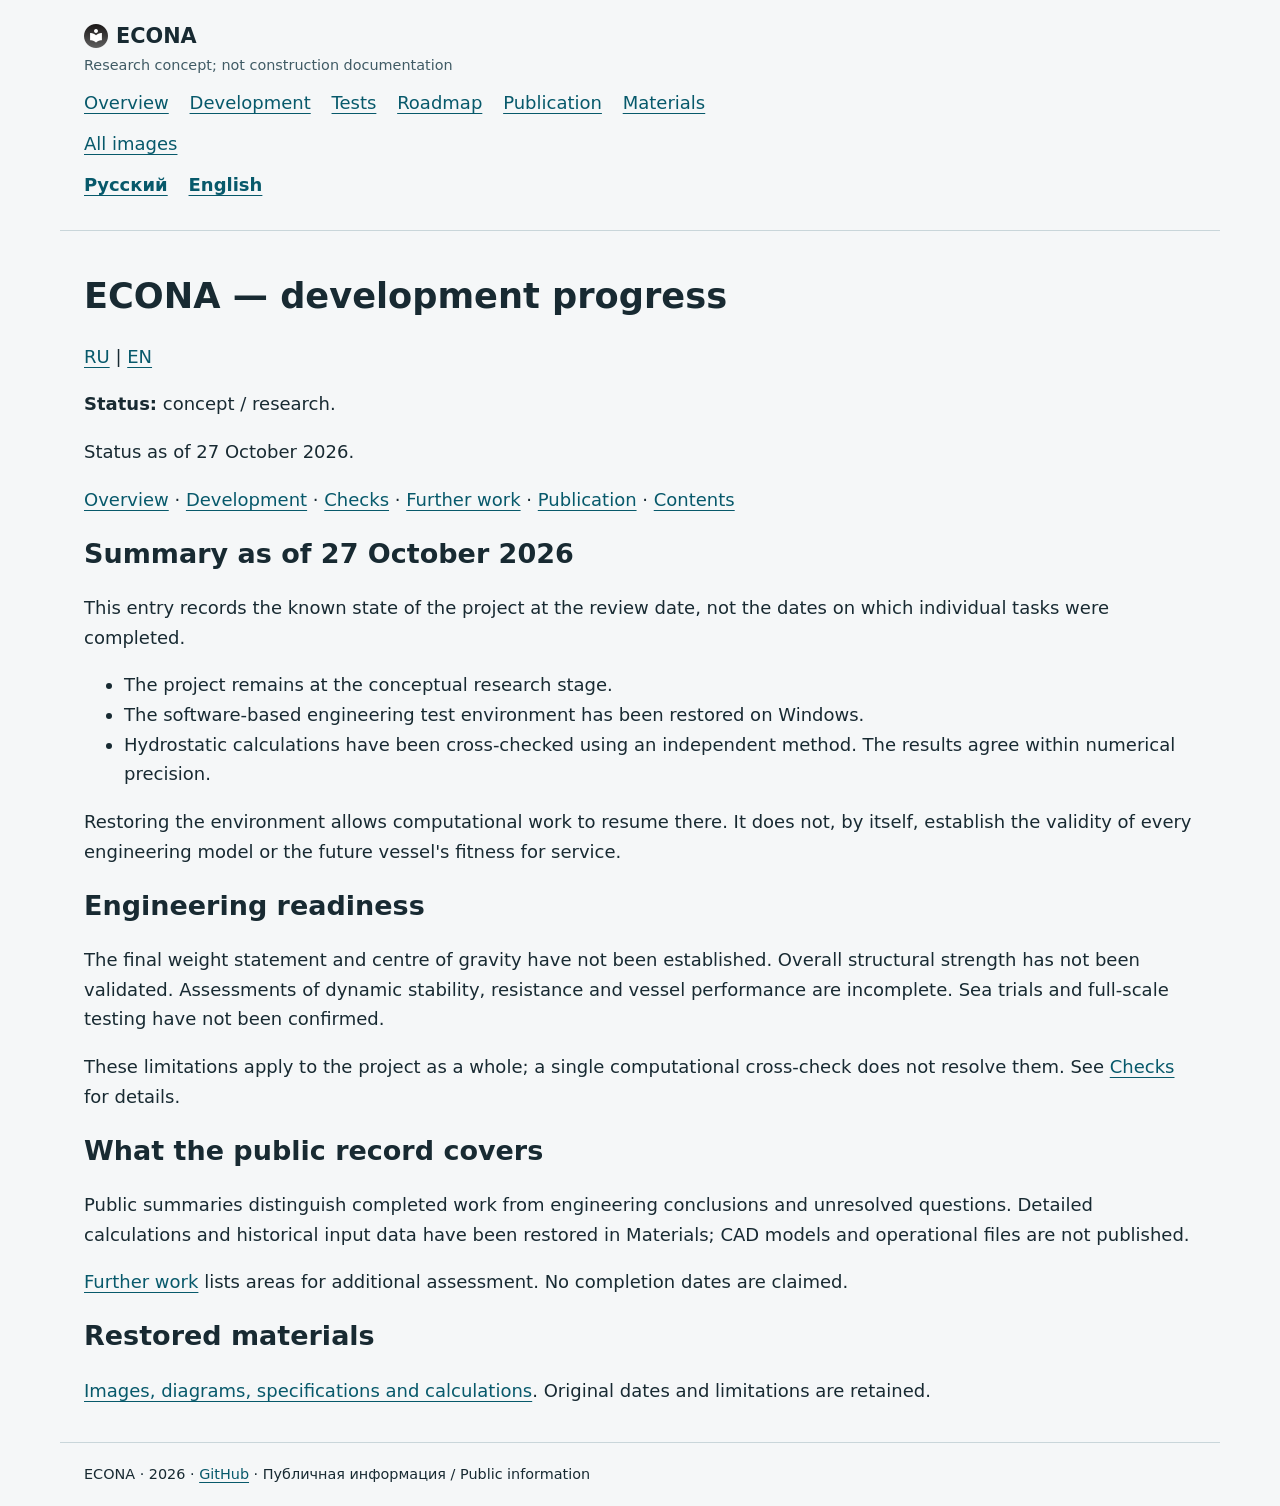
<file: en/development.html>
<!doctype html>
<html lang="en"><head><meta charset="utf-8"><meta name="viewport" content="width=device-width,initial-scale=1"><meta http-equiv="Content-Security-Policy" content="default-src &#x27;none&#x27;; style-src &#x27;self&#x27;; img-src &#x27;self&#x27;; base-uri &#x27;none&#x27;; form-action &#x27;none&#x27;"><title>Development — ECONA</title><meta name="description" content="ECONA: public project overview, development progress and test summaries / публичное описание, ход разработки и итоги проверок"><link rel="stylesheet" href="../style.css"><link rel="canonical" href="https://rukazax.github.io/econa/en/development.html"><link rel="alternate" hreflang="ru" href="https://rukazax.github.io/econa/ru/development.html"><link rel="icon" type="image/png" href="../assets/images/favicon.png"></head><body><header><div class="brand"><img class="brand-icon" src="../assets/images/favicon.png" width="24" height="24" alt=""> ECONA</div><div class="status">Research concept; not construction documentation</div><nav aria-label="Sections"><a href="index.html">Overview</a><a href="development.html" aria-current="page">Development</a><a href="tests.html">Tests</a><a href="roadmap.html">Roadmap</a><a href="publication.html">Publication</a><a href="materials.html">Materials</a></nav><nav aria-label="Images"><a href="../index.html#images">All images</a></nav><nav class="languages" aria-label="Language / Язык"><a href="../ru/development.html" lang="ru">Русский</a><a href="../en/development.html" lang="en">English</a></nav></header><main><h1>ECONA — development progress</h1>
<p><a href="../ru/development.html">RU</a> | <a href="../en/development.html">EN</a></p>
<p><strong>Status:</strong> concept / research.</p>
<p>Status as of 27 October 2026.</p>
<p><a href="index.html">Overview</a> · <a href="development.html">Development</a> · <a href="tests.html">Checks</a> · <a href="roadmap.html">Further work</a> · <a href="publication.html">Publication</a> · <a href="../en/index.html">Contents</a></p>
<h2>Summary as of 27 October 2026</h2>
<p>This entry records the known state of the project at the review date, not the dates on which individual tasks were completed.</p>
<ul>
<li>The project remains at the conceptual research stage.</li>
<li>The software-based engineering test environment has been restored on Windows.</li>
<li>Hydrostatic calculations have been cross-checked using an independent method. The results agree within numerical precision.</li>
</ul>
<p>Restoring the environment allows computational work to resume there. It does not, by itself, establish the validity of every engineering model or the future vessel's fitness for service.</p>
<h2>Engineering readiness</h2>
<p>The final weight statement and centre of gravity have not been established. Overall structural strength has not been validated. Assessments of dynamic stability, resistance and vessel performance are incomplete. Sea trials and full-scale testing have not been confirmed.</p>
<p>These limitations apply to the project as a whole; a single computational cross-check does not resolve them. See <a href="tests.html">Checks</a> for details.</p>
<h2>What the public record covers</h2>
<p>Public summaries distinguish completed work from engineering conclusions and unresolved questions. Detailed calculations and historical input data have been restored in Materials; CAD models and operational files are not published.</p>
<p><a href="roadmap.html">Further work</a> lists areas for additional assessment. No completion dates are claimed.</p>
<h2>Restored materials</h2>
<p><a href="materials.html">Images, diagrams, specifications and calculations</a>. Original dates and limitations are retained.</p></main><footer>ECONA · 2026 · <a href="https://github.com/rukazax/econa-project">GitHub</a> · Публичная информация / Public information</footer></body></html>
</file>
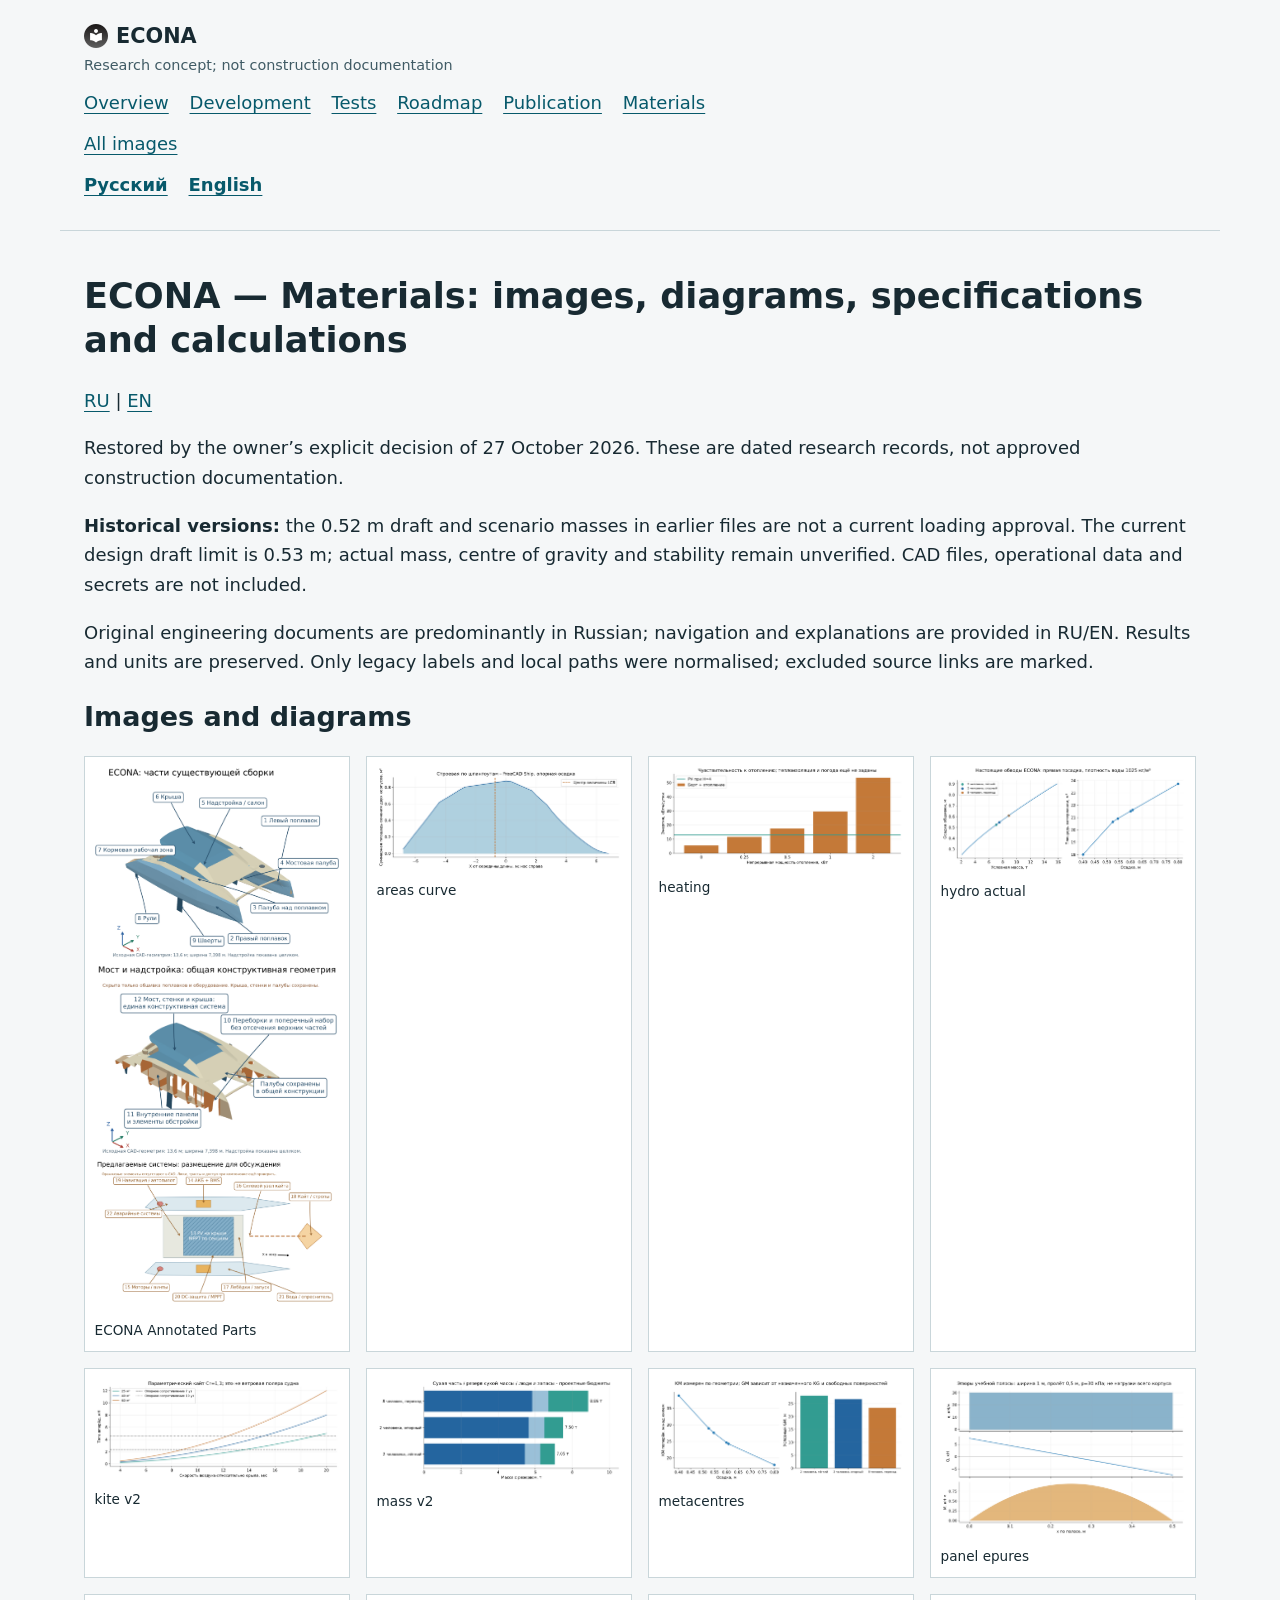
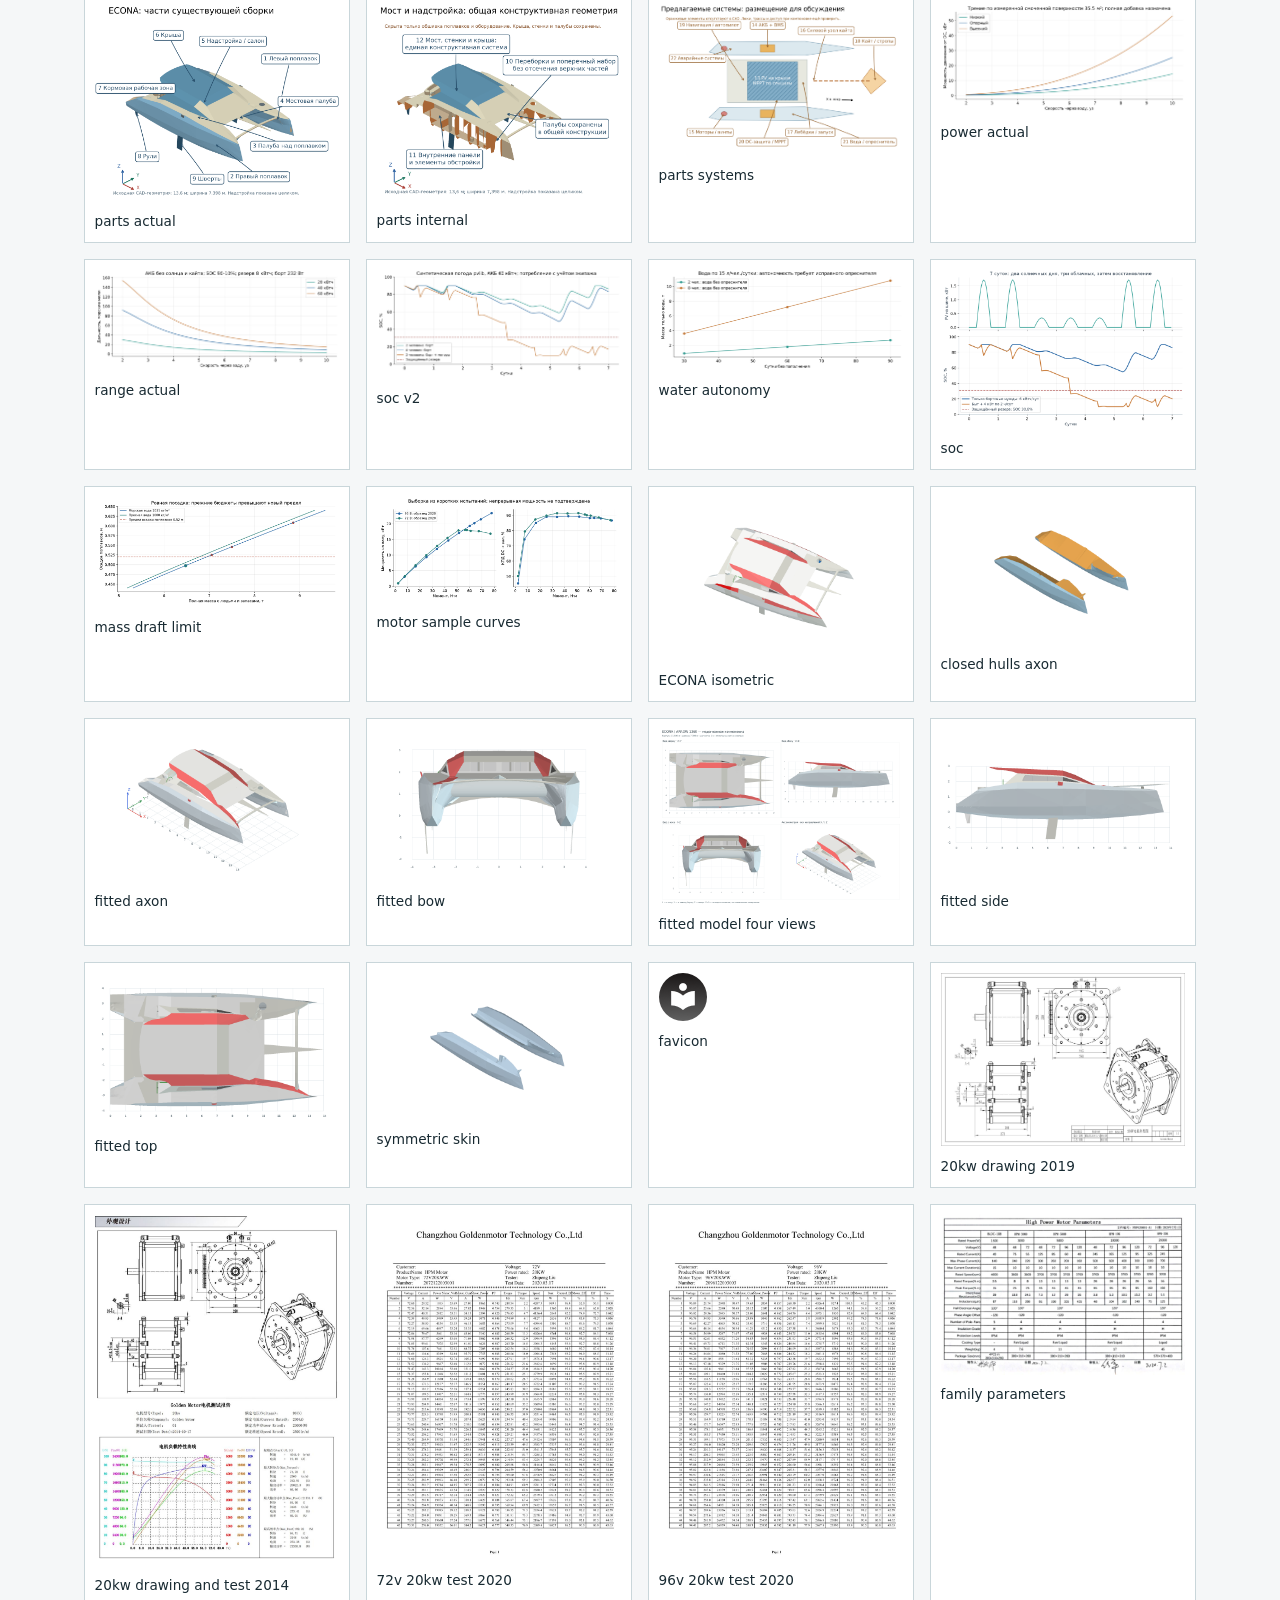
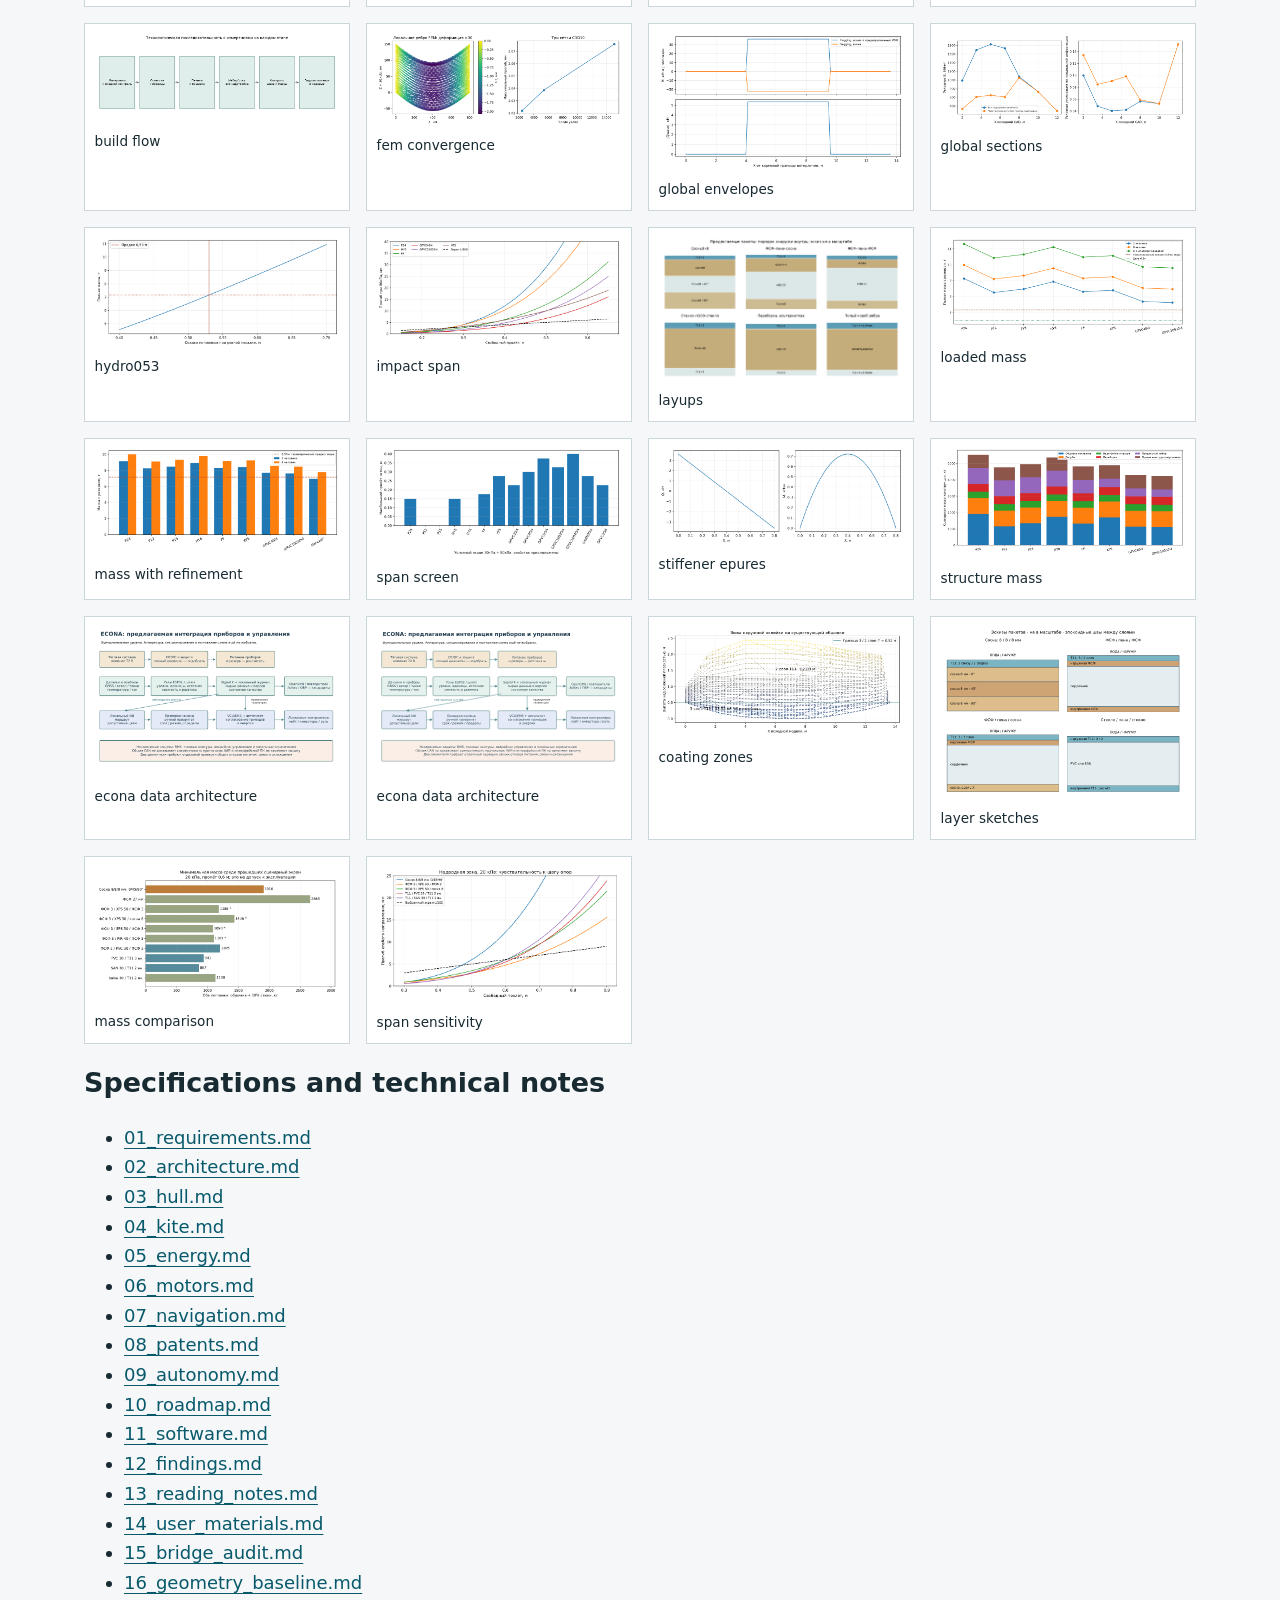
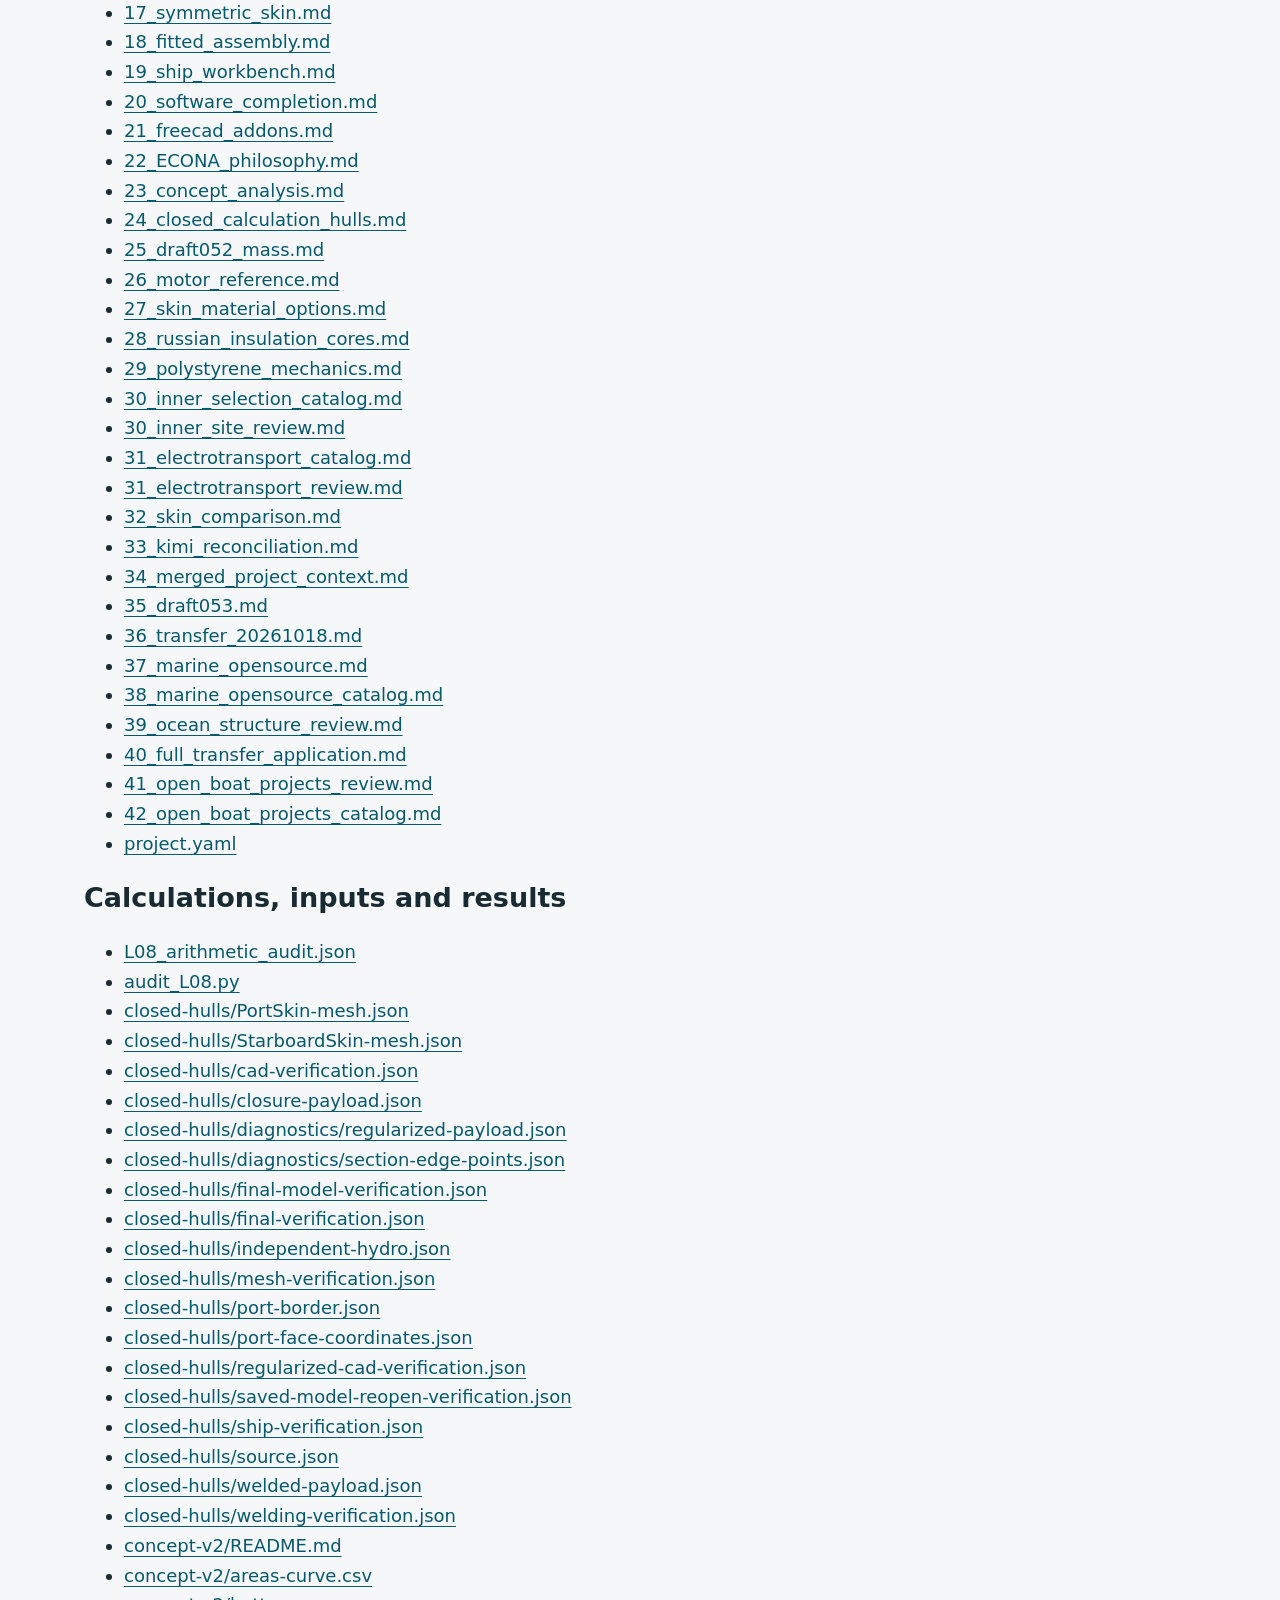
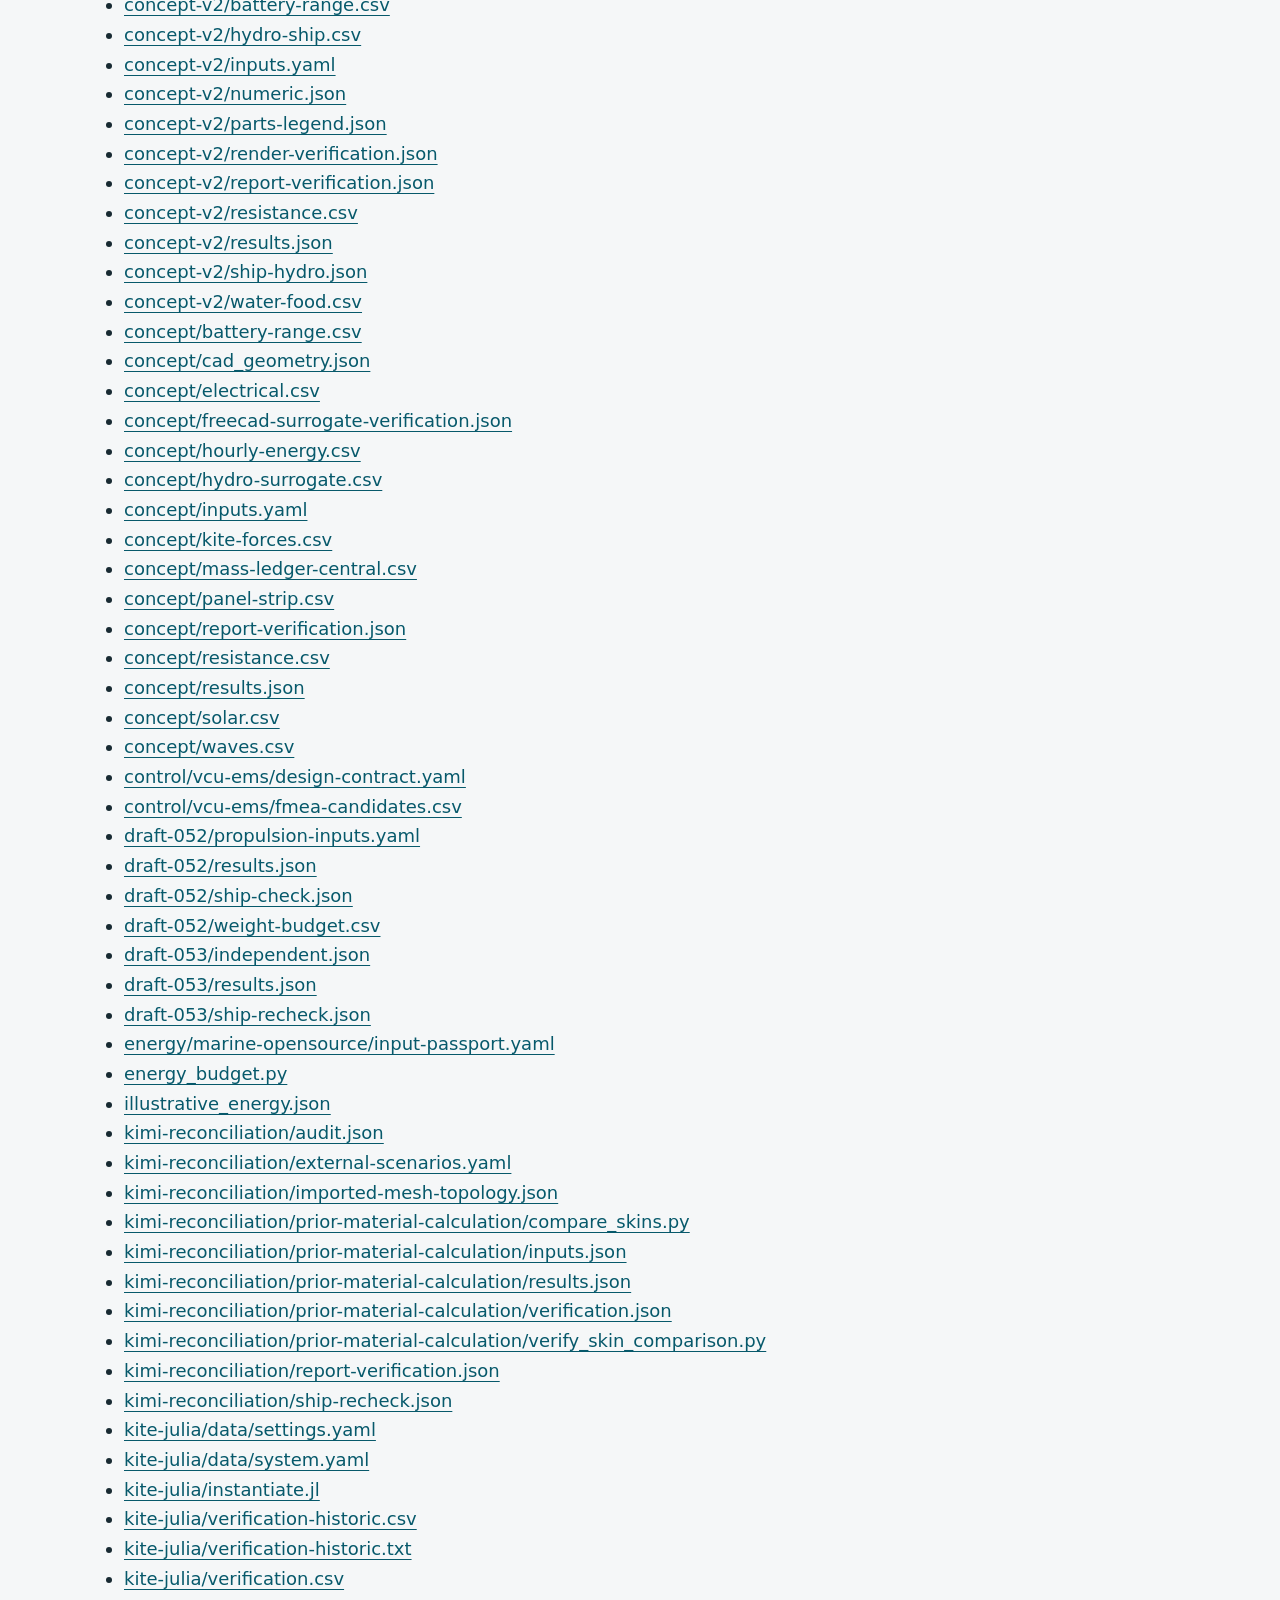
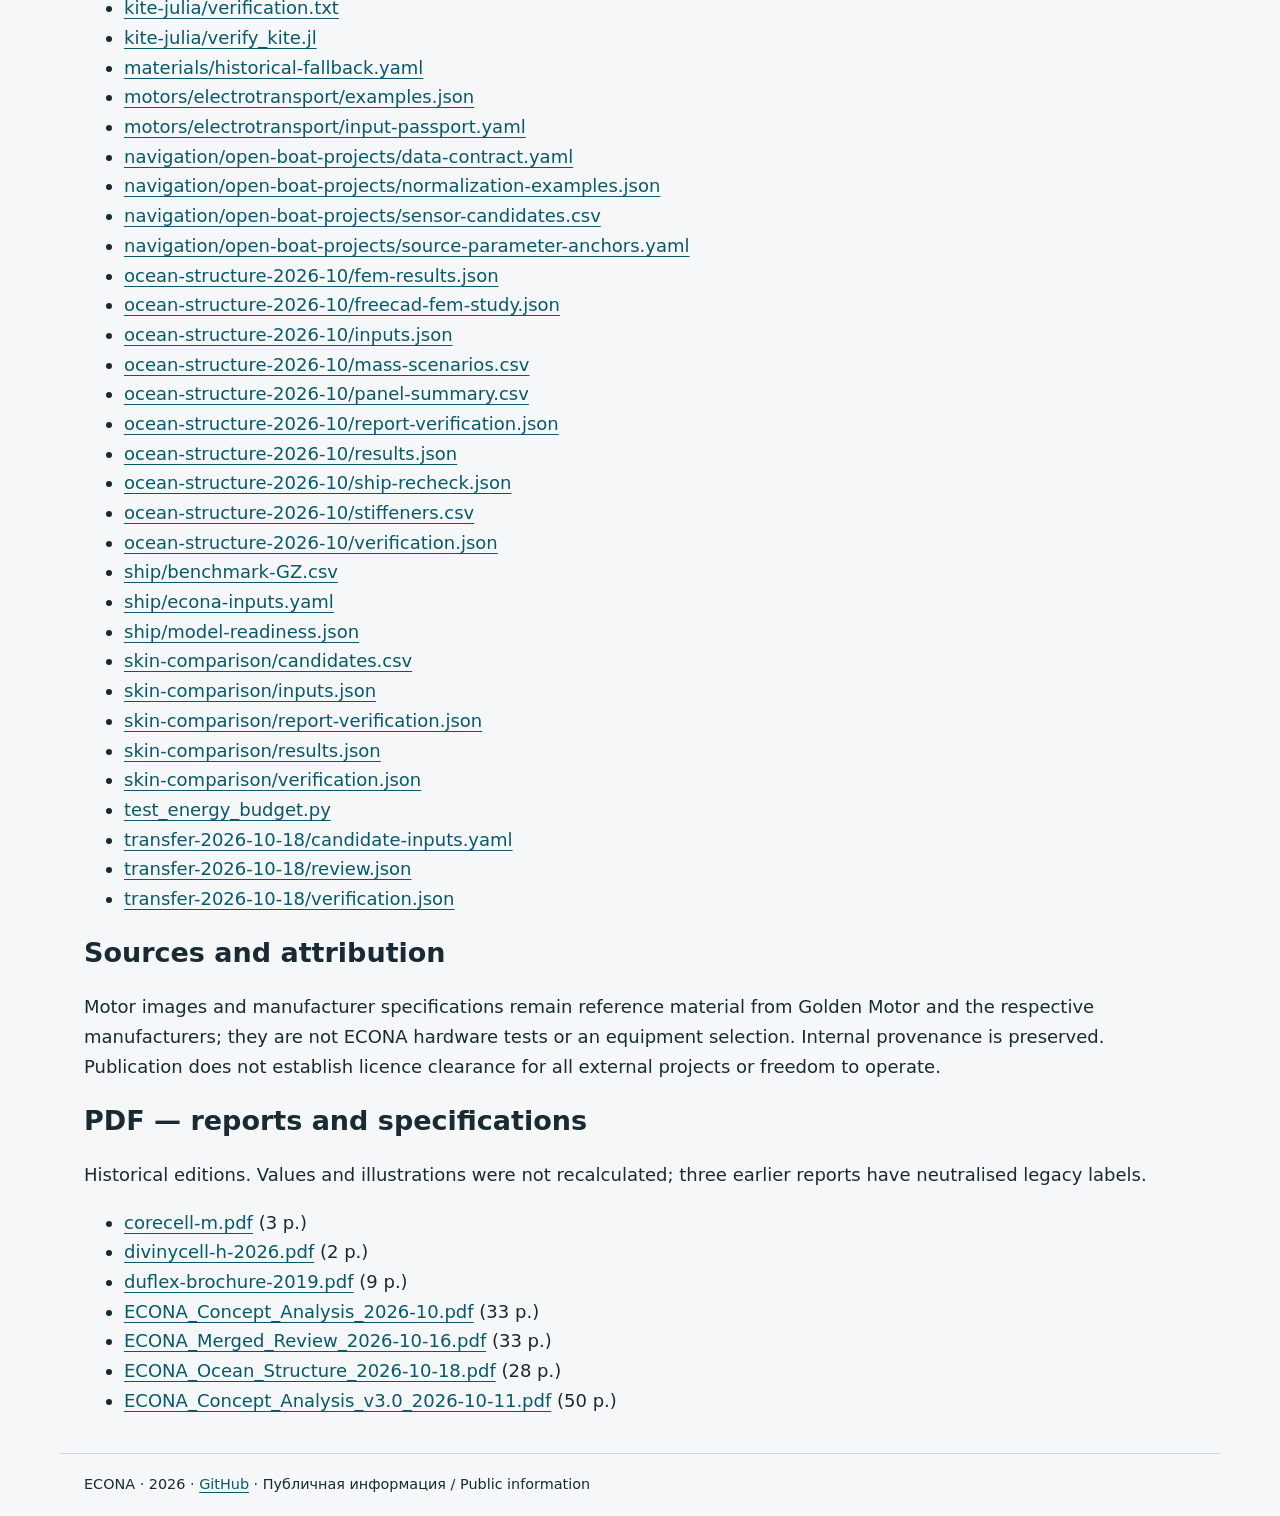
<file: en/materials.html>
<!doctype html>
<html lang="en"><head><meta charset="utf-8"><meta name="viewport" content="width=device-width,initial-scale=1"><meta http-equiv="Content-Security-Policy" content="default-src &#x27;none&#x27;; style-src &#x27;self&#x27;; img-src &#x27;self&#x27;; base-uri &#x27;none&#x27;; form-action &#x27;none&#x27;"><title>Materials — ECONA</title><meta name="description" content="ECONA: public project overview, development progress and test summaries / публичное описание, ход разработки и итоги проверок"><link rel="stylesheet" href="../style.css"><link rel="canonical" href="https://rukazax.github.io/econa/en/materials.html"><link rel="alternate" hreflang="ru" href="https://rukazax.github.io/econa/ru/materials.html"><link rel="icon" type="image/png" href="../assets/images/favicon.png"></head><body><header><div class="brand"><img class="brand-icon" src="../assets/images/favicon.png" width="24" height="24" alt=""> ECONA</div><div class="status">Research concept; not construction documentation</div><nav aria-label="Sections"><a href="index.html">Overview</a><a href="development.html">Development</a><a href="tests.html">Tests</a><a href="roadmap.html">Roadmap</a><a href="publication.html">Publication</a><a href="materials.html" aria-current="page">Materials</a></nav><nav aria-label="Images"><a href="../index.html#images">All images</a></nav><nav class="languages" aria-label="Language / Язык"><a href="../ru/materials.html" lang="ru">Русский</a><a href="../en/materials.html" lang="en">English</a></nav></header><main><h1>ECONA — Materials: images, diagrams, specifications and calculations</h1>
<p><a href="../ru/materials.html">RU</a> | <a href="../en/materials.html">EN</a></p>
<p>Restored by the owner’s explicit decision of 27 October 2026. These are dated research records, not approved construction documentation.</p>
<p><strong>Historical versions:</strong> the 0.52 m draft and scenario masses in earlier files are not a current loading approval. The current design draft limit is 0.53 m; actual mass, centre of gravity and stability remain unverified. CAD files, operational data and secrets are not included.</p>
<p>Original engineering documents are predominantly in Russian; navigation and explanations are provided in RU/EN. Results and units are preserved. Only legacy labels and local paths were normalised; excluded source links are marked.</p>
<h2>Images and diagrams</h2>
<div class="gallery">
<figure><a href="../assets/concept-v2/ECONA_Annotated_Parts.png"><img loading="lazy" src="../assets/concept-v2/ECONA_Annotated_Parts.png" alt="ECONA: ECONA Annotated Parts"></a><figcaption>ECONA Annotated Parts</figcaption></figure>
<figure><a href="../assets/concept-v2/areas-curve.png"><img loading="lazy" src="../assets/concept-v2/areas-curve.png" alt="ECONA: areas curve"></a><figcaption>areas curve</figcaption></figure>
<figure><a href="../assets/concept-v2/heating.png"><img loading="lazy" src="../assets/concept-v2/heating.png" alt="ECONA: heating"></a><figcaption>heating</figcaption></figure>
<figure><a href="../assets/concept-v2/hydro-actual.png"><img loading="lazy" src="../assets/concept-v2/hydro-actual.png" alt="ECONA: hydro actual"></a><figcaption>hydro actual</figcaption></figure>
<figure><a href="../assets/concept-v2/kite-v2.png"><img loading="lazy" src="../assets/concept-v2/kite-v2.png" alt="ECONA: kite v2"></a><figcaption>kite v2</figcaption></figure>
<figure><a href="../assets/concept-v2/mass-v2.png"><img loading="lazy" src="../assets/concept-v2/mass-v2.png" alt="ECONA: mass v2"></a><figcaption>mass v2</figcaption></figure>
<figure><a href="../assets/concept-v2/metacentres.png"><img loading="lazy" src="../assets/concept-v2/metacentres.png" alt="ECONA: metacentres"></a><figcaption>metacentres</figcaption></figure>
<figure><a href="../assets/concept-v2/panel-epures.png"><img loading="lazy" src="../assets/concept-v2/panel-epures.png" alt="ECONA: panel epures"></a><figcaption>panel epures</figcaption></figure>
<figure><a href="../assets/concept-v2/parts-actual.png"><img loading="lazy" src="../assets/concept-v2/parts-actual.png" alt="ECONA: parts actual"></a><figcaption>parts actual</figcaption></figure>
<figure><a href="../assets/concept-v2/parts-internal.png"><img loading="lazy" src="../assets/concept-v2/parts-internal.png" alt="ECONA: parts internal"></a><figcaption>parts internal</figcaption></figure>
<figure><a href="../assets/concept-v2/parts-systems.png"><img loading="lazy" src="../assets/concept-v2/parts-systems.png" alt="ECONA: parts systems"></a><figcaption>parts systems</figcaption></figure>
<figure><a href="../assets/concept-v2/power-actual.png"><img loading="lazy" src="../assets/concept-v2/power-actual.png" alt="ECONA: power actual"></a><figcaption>power actual</figcaption></figure>
<figure><a href="../assets/concept-v2/range-actual.png"><img loading="lazy" src="../assets/concept-v2/range-actual.png" alt="ECONA: range actual"></a><figcaption>range actual</figcaption></figure>
<figure><a href="../assets/concept-v2/soc-v2.png"><img loading="lazy" src="../assets/concept-v2/soc-v2.png" alt="ECONA: soc v2"></a><figcaption>soc v2</figcaption></figure>
<figure><a href="../assets/concept-v2/water-autonomy.png"><img loading="lazy" src="../assets/concept-v2/water-autonomy.png" alt="ECONA: water autonomy"></a><figcaption>water autonomy</figcaption></figure>
<figure><a href="../assets/concept/soc.png"><img loading="lazy" src="../assets/concept/soc.png" alt="ECONA: soc"></a><figcaption>soc</figcaption></figure>
<figure><a href="../assets/draft-052/mass-draft-limit.png"><img loading="lazy" src="../assets/draft-052/mass-draft-limit.png" alt="ECONA: mass draft limit"></a><figcaption>mass draft limit</figcaption></figure>
<figure><a href="../assets/draft-052/motor-sample-curves.png"><img loading="lazy" src="../assets/draft-052/motor-sample-curves.png" alt="ECONA: motor sample curves"></a><figcaption>motor sample curves</figcaption></figure>
<figure><a href="../assets/geometry/ECONA-isometric.png"><img loading="lazy" src="../assets/geometry/ECONA-isometric.png" alt="ECONA: ECONA isometric"></a><figcaption>ECONA isometric</figcaption></figure>
<figure><a href="../assets/geometry/closed-hulls-axon.png"><img loading="lazy" src="../assets/geometry/closed-hulls-axon.png" alt="ECONA: closed hulls axon"></a><figcaption>closed hulls axon</figcaption></figure>
<figure><a href="../assets/geometry/fitted-axon.png"><img loading="lazy" src="../assets/geometry/fitted-axon.png" alt="ECONA: fitted axon"></a><figcaption>fitted axon</figcaption></figure>
<figure><a href="../assets/geometry/fitted-bow.png"><img loading="lazy" src="../assets/geometry/fitted-bow.png" alt="ECONA: fitted bow"></a><figcaption>fitted bow</figcaption></figure>
<figure><a href="../assets/geometry/fitted-model-four-views.png"><img loading="lazy" src="../assets/geometry/fitted-model-four-views.png" alt="ECONA: fitted model four views"></a><figcaption>fitted model four views</figcaption></figure>
<figure><a href="../assets/geometry/fitted-side.png"><img loading="lazy" src="../assets/geometry/fitted-side.png" alt="ECONA: fitted side"></a><figcaption>fitted side</figcaption></figure>
<figure><a href="../assets/geometry/fitted-top.png"><img loading="lazy" src="../assets/geometry/fitted-top.png" alt="ECONA: fitted top"></a><figcaption>fitted top</figcaption></figure>
<figure><a href="../assets/geometry/symmetric-skin.png"><img loading="lazy" src="../assets/geometry/symmetric-skin.png" alt="ECONA: symmetric skin"></a><figcaption>symmetric skin</figcaption></figure>
<figure><a href="../assets/images/favicon.png"><img loading="lazy" src="../assets/images/favicon.png" alt="ECONA: favicon"></a><figcaption>favicon</figcaption></figure>
<figure><a href="../assets/motors/goldenmotor-hpm/20kw-drawing-2019.jpg"><img loading="lazy" src="../assets/motors/goldenmotor-hpm/20kw-drawing-2019.jpg" alt="ECONA: 20kw drawing 2019"></a><figcaption>20kw drawing 2019</figcaption></figure>
<figure><a href="../assets/motors/goldenmotor-hpm/20kw-drawing-and-test-2014.jpg"><img loading="lazy" src="../assets/motors/goldenmotor-hpm/20kw-drawing-and-test-2014.jpg" alt="ECONA: 20kw drawing and test 2014"></a><figcaption>20kw drawing and test 2014</figcaption></figure>
<figure><a href="../assets/motors/goldenmotor-hpm/72v-20kw-test-2020.jpg"><img loading="lazy" src="../assets/motors/goldenmotor-hpm/72v-20kw-test-2020.jpg" alt="ECONA: 72v 20kw test 2020"></a><figcaption>72v 20kw test 2020</figcaption></figure>
<figure><a href="../assets/motors/goldenmotor-hpm/96v-20kw-test-2020.jpg"><img loading="lazy" src="../assets/motors/goldenmotor-hpm/96v-20kw-test-2020.jpg" alt="ECONA: 96v 20kw test 2020"></a><figcaption>96v 20kw test 2020</figcaption></figure>
<figure><a href="../assets/motors/goldenmotor-hpm/family-parameters.jpg"><img loading="lazy" src="../assets/motors/goldenmotor-hpm/family-parameters.jpg" alt="ECONA: family parameters"></a><figcaption>family parameters</figcaption></figure>
<figure><a href="../assets/ocean-structure/build-flow.png"><img loading="lazy" src="../assets/ocean-structure/build-flow.png" alt="ECONA: build flow"></a><figcaption>build flow</figcaption></figure>
<figure><a href="../assets/ocean-structure/fem-convergence.png"><img loading="lazy" src="../assets/ocean-structure/fem-convergence.png" alt="ECONA: fem convergence"></a><figcaption>fem convergence</figcaption></figure>
<figure><a href="../assets/ocean-structure/global-envelopes.png"><img loading="lazy" src="../assets/ocean-structure/global-envelopes.png" alt="ECONA: global envelopes"></a><figcaption>global envelopes</figcaption></figure>
<figure><a href="../assets/ocean-structure/global-sections.png"><img loading="lazy" src="../assets/ocean-structure/global-sections.png" alt="ECONA: global sections"></a><figcaption>global sections</figcaption></figure>
<figure><a href="../assets/ocean-structure/hydro053.png"><img loading="lazy" src="../assets/ocean-structure/hydro053.png" alt="ECONA: hydro053"></a><figcaption>hydro053</figcaption></figure>
<figure><a href="../assets/ocean-structure/impact-span.png"><img loading="lazy" src="../assets/ocean-structure/impact-span.png" alt="ECONA: impact span"></a><figcaption>impact span</figcaption></figure>
<figure><a href="../assets/ocean-structure/layups.png"><img loading="lazy" src="../assets/ocean-structure/layups.png" alt="ECONA: layups"></a><figcaption>layups</figcaption></figure>
<figure><a href="../assets/ocean-structure/loaded-mass.png"><img loading="lazy" src="../assets/ocean-structure/loaded-mass.png" alt="ECONA: loaded mass"></a><figcaption>loaded mass</figcaption></figure>
<figure><a href="../assets/ocean-structure/mass-with-refinement.png"><img loading="lazy" src="../assets/ocean-structure/mass-with-refinement.png" alt="ECONA: mass with refinement"></a><figcaption>mass with refinement</figcaption></figure>
<figure><a href="../assets/ocean-structure/span-screen.png"><img loading="lazy" src="../assets/ocean-structure/span-screen.png" alt="ECONA: span screen"></a><figcaption>span screen</figcaption></figure>
<figure><a href="../assets/ocean-structure/stiffener-epures.png"><img loading="lazy" src="../assets/ocean-structure/stiffener-epures.png" alt="ECONA: stiffener epures"></a><figcaption>stiffener epures</figcaption></figure>
<figure><a href="../assets/ocean-structure/structure-mass.png"><img loading="lazy" src="../assets/ocean-structure/structure-mass.png" alt="ECONA: structure mass"></a><figcaption>structure mass</figcaption></figure>
<figure><a href="../assets/open-boat-projects/econa-data-architecture.png"><img loading="lazy" src="../assets/open-boat-projects/econa-data-architecture.png" alt="ECONA: econa data architecture"></a><figcaption>econa data architecture</figcaption></figure>
<figure><a href="../assets/open-boat-projects/econa-data-architecture.svg"><img loading="lazy" src="../assets/open-boat-projects/econa-data-architecture.svg" alt="ECONA: econa data architecture"></a><figcaption>econa data architecture</figcaption></figure>
<figure><a href="../assets/skin-comparison/coating-zones.png"><img loading="lazy" src="../assets/skin-comparison/coating-zones.png" alt="ECONA: coating zones"></a><figcaption>coating zones</figcaption></figure>
<figure><a href="../assets/skin-comparison/layer-sketches.png"><img loading="lazy" src="../assets/skin-comparison/layer-sketches.png" alt="ECONA: layer sketches"></a><figcaption>layer sketches</figcaption></figure>
<figure><a href="../assets/skin-comparison/mass-comparison.png"><img loading="lazy" src="../assets/skin-comparison/mass-comparison.png" alt="ECONA: mass comparison"></a><figcaption>mass comparison</figcaption></figure>
<figure><a href="../assets/skin-comparison/span-sensitivity.png"><img loading="lazy" src="../assets/skin-comparison/span-sensitivity.png" alt="ECONA: span sensitivity"></a><figcaption>span sensitivity</figcaption></figure>
</div>

<h2>Specifications and technical notes</h2>
<ul>
<li><a href="../docs/01_requirements.md">01_requirements.md</a></li>
<li><a href="../docs/02_architecture.md">02_architecture.md</a></li>
<li><a href="../docs/03_hull.md">03_hull.md</a></li>
<li><a href="../docs/04_kite.md">04_kite.md</a></li>
<li><a href="../docs/05_energy.md">05_energy.md</a></li>
<li><a href="../docs/06_motors.md">06_motors.md</a></li>
<li><a href="../docs/07_navigation.md">07_navigation.md</a></li>
<li><a href="../docs/08_patents.md">08_patents.md</a></li>
<li><a href="../docs/09_autonomy.md">09_autonomy.md</a></li>
<li><a href="../docs/10_roadmap.md">10_roadmap.md</a></li>
<li><a href="../docs/11_software.md">11_software.md</a></li>
<li><a href="../docs/12_findings.md">12_findings.md</a></li>
<li><a href="../docs/13_reading_notes.md">13_reading_notes.md</a></li>
<li><a href="../docs/14_user_materials.md">14_user_materials.md</a></li>
<li><a href="../docs/15_bridge_audit.md">15_bridge_audit.md</a></li>
<li><a href="../docs/16_geometry_baseline.md">16_geometry_baseline.md</a></li>
<li><a href="../docs/17_symmetric_skin.md">17_symmetric_skin.md</a></li>
<li><a href="../docs/18_fitted_assembly.md">18_fitted_assembly.md</a></li>
<li><a href="../docs/19_ship_workbench.md">19_ship_workbench.md</a></li>
<li><a href="../docs/20_software_completion.md">20_software_completion.md</a></li>
<li><a href="../docs/21_freecad_addons.md">21_freecad_addons.md</a></li>
<li><a href="../docs/22_ECONA_philosophy.md">22_ECONA_philosophy.md</a></li>
<li><a href="../docs/23_concept_analysis.md">23_concept_analysis.md</a></li>
<li><a href="../docs/24_closed_calculation_hulls.md">24_closed_calculation_hulls.md</a></li>
<li><a href="../docs/25_draft052_mass.md">25_draft052_mass.md</a></li>
<li><a href="../docs/26_motor_reference.md">26_motor_reference.md</a></li>
<li><a href="../docs/27_skin_material_options.md">27_skin_material_options.md</a></li>
<li><a href="../docs/28_russian_insulation_cores.md">28_russian_insulation_cores.md</a></li>
<li><a href="../docs/29_polystyrene_mechanics.md">29_polystyrene_mechanics.md</a></li>
<li><a href="../docs/30_inner_selection_catalog.md">30_inner_selection_catalog.md</a></li>
<li><a href="../docs/30_inner_site_review.md">30_inner_site_review.md</a></li>
<li><a href="../docs/31_electrotransport_catalog.md">31_electrotransport_catalog.md</a></li>
<li><a href="../docs/31_electrotransport_review.md">31_electrotransport_review.md</a></li>
<li><a href="../docs/32_skin_comparison.md">32_skin_comparison.md</a></li>
<li><a href="../docs/33_kimi_reconciliation.md">33_kimi_reconciliation.md</a></li>
<li><a href="../docs/34_merged_project_context.md">34_merged_project_context.md</a></li>
<li><a href="../docs/35_draft053.md">35_draft053.md</a></li>
<li><a href="../docs/36_transfer_20261018.md">36_transfer_20261018.md</a></li>
<li><a href="../docs/37_marine_opensource.md">37_marine_opensource.md</a></li>
<li><a href="../docs/38_marine_opensource_catalog.md">38_marine_opensource_catalog.md</a></li>
<li><a href="../docs/39_ocean_structure_review.md">39_ocean_structure_review.md</a></li>
<li><a href="../docs/40_full_transfer_application.md">40_full_transfer_application.md</a></li>
<li><a href="../docs/41_open_boat_projects_review.md">41_open_boat_projects_review.md</a></li>
<li><a href="../docs/42_open_boat_projects_catalog.md">42_open_boat_projects_catalog.md</a></li>
<li><a href="../project.yaml">project.yaml</a></li>
</ul>
<h2>Calculations, inputs and results</h2>
<ul>
<li><a href="../calculations/L08_arithmetic_audit.json">L08_arithmetic_audit.json</a></li>
<li><a href="../calculations/audit_L08.py">audit_L08.py</a></li>
<li><a href="../calculations/closed-hulls/PortSkin-mesh.json">closed-hulls/PortSkin-mesh.json</a></li>
<li><a href="../calculations/closed-hulls/StarboardSkin-mesh.json">closed-hulls/StarboardSkin-mesh.json</a></li>
<li><a href="../calculations/closed-hulls/cad-verification.json">closed-hulls/cad-verification.json</a></li>
<li><a href="../calculations/closed-hulls/closure-payload.json">closed-hulls/closure-payload.json</a></li>
<li><a href="../calculations/closed-hulls/diagnostics/regularized-payload.json">closed-hulls/diagnostics/regularized-payload.json</a></li>
<li><a href="../calculations/closed-hulls/diagnostics/section-edge-points.json">closed-hulls/diagnostics/section-edge-points.json</a></li>
<li><a href="../calculations/closed-hulls/final-model-verification.json">closed-hulls/final-model-verification.json</a></li>
<li><a href="../calculations/closed-hulls/final-verification.json">closed-hulls/final-verification.json</a></li>
<li><a href="../calculations/closed-hulls/independent-hydro.json">closed-hulls/independent-hydro.json</a></li>
<li><a href="../calculations/closed-hulls/mesh-verification.json">closed-hulls/mesh-verification.json</a></li>
<li><a href="../calculations/closed-hulls/port-border.json">closed-hulls/port-border.json</a></li>
<li><a href="../calculations/closed-hulls/port-face-coordinates.json">closed-hulls/port-face-coordinates.json</a></li>
<li><a href="../calculations/closed-hulls/regularized-cad-verification.json">closed-hulls/regularized-cad-verification.json</a></li>
<li><a href="../calculations/closed-hulls/saved-model-reopen-verification.json">closed-hulls/saved-model-reopen-verification.json</a></li>
<li><a href="../calculations/closed-hulls/ship-verification.json">closed-hulls/ship-verification.json</a></li>
<li><a href="../calculations/closed-hulls/source.json">closed-hulls/source.json</a></li>
<li><a href="../calculations/closed-hulls/welded-payload.json">closed-hulls/welded-payload.json</a></li>
<li><a href="../calculations/closed-hulls/welding-verification.json">closed-hulls/welding-verification.json</a></li>
<li><a href="../calculations/concept-v2/README.md">concept-v2/README.md</a></li>
<li><a href="../calculations/concept-v2/areas-curve.csv">concept-v2/areas-curve.csv</a></li>
<li><a href="../calculations/concept-v2/battery-range.csv">concept-v2/battery-range.csv</a></li>
<li><a href="../calculations/concept-v2/hydro-ship.csv">concept-v2/hydro-ship.csv</a></li>
<li><a href="../calculations/concept-v2/inputs.yaml">concept-v2/inputs.yaml</a></li>
<li><a href="../calculations/concept-v2/numeric.json">concept-v2/numeric.json</a></li>
<li><a href="../calculations/concept-v2/parts-legend.json">concept-v2/parts-legend.json</a></li>
<li><a href="../calculations/concept-v2/render-verification.json">concept-v2/render-verification.json</a></li>
<li><a href="../calculations/concept-v2/report-verification.json">concept-v2/report-verification.json</a></li>
<li><a href="../calculations/concept-v2/resistance.csv">concept-v2/resistance.csv</a></li>
<li><a href="../calculations/concept-v2/results.json">concept-v2/results.json</a></li>
<li><a href="../calculations/concept-v2/ship-hydro.json">concept-v2/ship-hydro.json</a></li>
<li><a href="../calculations/concept-v2/water-food.csv">concept-v2/water-food.csv</a></li>
<li><a href="../calculations/concept/battery-range.csv">concept/battery-range.csv</a></li>
<li><a href="../calculations/concept/cad_geometry.json">concept/cad_geometry.json</a></li>
<li><a href="../calculations/concept/electrical.csv">concept/electrical.csv</a></li>
<li><a href="../calculations/concept/freecad-surrogate-verification.json">concept/freecad-surrogate-verification.json</a></li>
<li><a href="../calculations/concept/hourly-energy.csv">concept/hourly-energy.csv</a></li>
<li><a href="../calculations/concept/hydro-surrogate.csv">concept/hydro-surrogate.csv</a></li>
<li><a href="../calculations/concept/inputs.yaml">concept/inputs.yaml</a></li>
<li><a href="../calculations/concept/kite-forces.csv">concept/kite-forces.csv</a></li>
<li><a href="../calculations/concept/mass-ledger-central.csv">concept/mass-ledger-central.csv</a></li>
<li><a href="../calculations/concept/panel-strip.csv">concept/panel-strip.csv</a></li>
<li><a href="../calculations/concept/report-verification.json">concept/report-verification.json</a></li>
<li><a href="../calculations/concept/resistance.csv">concept/resistance.csv</a></li>
<li><a href="../calculations/concept/results.json">concept/results.json</a></li>
<li><a href="../calculations/concept/solar.csv">concept/solar.csv</a></li>
<li><a href="../calculations/concept/waves.csv">concept/waves.csv</a></li>
<li><a href="../calculations/control/vcu-ems/design-contract.yaml">control/vcu-ems/design-contract.yaml</a></li>
<li><a href="../calculations/control/vcu-ems/fmea-candidates.csv">control/vcu-ems/fmea-candidates.csv</a></li>
<li><a href="../calculations/draft-052/propulsion-inputs.yaml">draft-052/propulsion-inputs.yaml</a></li>
<li><a href="../calculations/draft-052/results.json">draft-052/results.json</a></li>
<li><a href="../calculations/draft-052/ship-check.json">draft-052/ship-check.json</a></li>
<li><a href="../calculations/draft-052/weight-budget.csv">draft-052/weight-budget.csv</a></li>
<li><a href="../calculations/draft-053/independent.json">draft-053/independent.json</a></li>
<li><a href="../calculations/draft-053/results.json">draft-053/results.json</a></li>
<li><a href="../calculations/draft-053/ship-recheck.json">draft-053/ship-recheck.json</a></li>
<li><a href="../calculations/energy/marine-opensource/input-passport.yaml">energy/marine-opensource/input-passport.yaml</a></li>
<li><a href="../calculations/energy_budget.py">energy_budget.py</a></li>
<li><a href="../calculations/illustrative_energy.json">illustrative_energy.json</a></li>
<li><a href="../calculations/kimi-reconciliation/audit.json">kimi-reconciliation/audit.json</a></li>
<li><a href="../calculations/kimi-reconciliation/external-scenarios.yaml">kimi-reconciliation/external-scenarios.yaml</a></li>
<li><a href="../calculations/kimi-reconciliation/imported-mesh-topology.json">kimi-reconciliation/imported-mesh-topology.json</a></li>
<li><a href="../calculations/kimi-reconciliation/prior-material-calculation/compare_skins.py">kimi-reconciliation/prior-material-calculation/compare_skins.py</a></li>
<li><a href="../calculations/kimi-reconciliation/prior-material-calculation/inputs.json">kimi-reconciliation/prior-material-calculation/inputs.json</a></li>
<li><a href="../calculations/kimi-reconciliation/prior-material-calculation/results.json">kimi-reconciliation/prior-material-calculation/results.json</a></li>
<li><a href="../calculations/kimi-reconciliation/prior-material-calculation/verification.json">kimi-reconciliation/prior-material-calculation/verification.json</a></li>
<li><a href="../calculations/kimi-reconciliation/prior-material-calculation/verify_skin_comparison.py">kimi-reconciliation/prior-material-calculation/verify_skin_comparison.py</a></li>
<li><a href="../calculations/kimi-reconciliation/report-verification.json">kimi-reconciliation/report-verification.json</a></li>
<li><a href="../calculations/kimi-reconciliation/ship-recheck.json">kimi-reconciliation/ship-recheck.json</a></li>
<li><a href="../calculations/kite-julia/data/settings.yaml">kite-julia/data/settings.yaml</a></li>
<li><a href="../calculations/kite-julia/data/system.yaml">kite-julia/data/system.yaml</a></li>
<li><a href="../calculations/kite-julia/instantiate.jl">kite-julia/instantiate.jl</a></li>
<li><a href="../calculations/kite-julia/verification-historic.csv">kite-julia/verification-historic.csv</a></li>
<li><a href="../calculations/kite-julia/verification-historic.txt">kite-julia/verification-historic.txt</a></li>
<li><a href="../calculations/kite-julia/verification.csv">kite-julia/verification.csv</a></li>
<li><a href="../calculations/kite-julia/verification.txt">kite-julia/verification.txt</a></li>
<li><a href="../calculations/kite-julia/verify_kite.jl">kite-julia/verify_kite.jl</a></li>
<li><a href="../calculations/materials/historical-fallback.yaml">materials/historical-fallback.yaml</a></li>
<li><a href="../calculations/motors/electrotransport/examples.json">motors/electrotransport/examples.json</a></li>
<li><a href="../calculations/motors/electrotransport/input-passport.yaml">motors/electrotransport/input-passport.yaml</a></li>
<li><a href="../calculations/navigation/open-boat-projects/data-contract.yaml">navigation/open-boat-projects/data-contract.yaml</a></li>
<li><a href="../calculations/navigation/open-boat-projects/normalization-examples.json">navigation/open-boat-projects/normalization-examples.json</a></li>
<li><a href="../calculations/navigation/open-boat-projects/sensor-candidates.csv">navigation/open-boat-projects/sensor-candidates.csv</a></li>
<li><a href="../calculations/navigation/open-boat-projects/source-parameter-anchors.yaml">navigation/open-boat-projects/source-parameter-anchors.yaml</a></li>
<li><a href="../calculations/ocean-structure-2026-10/fem-results.json">ocean-structure-2026-10/fem-results.json</a></li>
<li><a href="../calculations/ocean-structure-2026-10/freecad-fem-study.json">ocean-structure-2026-10/freecad-fem-study.json</a></li>
<li><a href="../calculations/ocean-structure-2026-10/inputs.json">ocean-structure-2026-10/inputs.json</a></li>
<li><a href="../calculations/ocean-structure-2026-10/mass-scenarios.csv">ocean-structure-2026-10/mass-scenarios.csv</a></li>
<li><a href="../calculations/ocean-structure-2026-10/panel-summary.csv">ocean-structure-2026-10/panel-summary.csv</a></li>
<li><a href="../calculations/ocean-structure-2026-10/report-verification.json">ocean-structure-2026-10/report-verification.json</a></li>
<li><a href="../calculations/ocean-structure-2026-10/results.json">ocean-structure-2026-10/results.json</a></li>
<li><a href="../calculations/ocean-structure-2026-10/ship-recheck.json">ocean-structure-2026-10/ship-recheck.json</a></li>
<li><a href="../calculations/ocean-structure-2026-10/stiffeners.csv">ocean-structure-2026-10/stiffeners.csv</a></li>
<li><a href="../calculations/ocean-structure-2026-10/verification.json">ocean-structure-2026-10/verification.json</a></li>
<li><a href="../calculations/ship/benchmark-GZ.csv">ship/benchmark-GZ.csv</a></li>
<li><a href="../calculations/ship/econa-inputs.yaml">ship/econa-inputs.yaml</a></li>
<li><a href="../calculations/ship/model-readiness.json">ship/model-readiness.json</a></li>
<li><a href="../calculations/skin-comparison/candidates.csv">skin-comparison/candidates.csv</a></li>
<li><a href="../calculations/skin-comparison/inputs.json">skin-comparison/inputs.json</a></li>
<li><a href="../calculations/skin-comparison/report-verification.json">skin-comparison/report-verification.json</a></li>
<li><a href="../calculations/skin-comparison/results.json">skin-comparison/results.json</a></li>
<li><a href="../calculations/skin-comparison/verification.json">skin-comparison/verification.json</a></li>
<li><a href="../calculations/test_energy_budget.py">test_energy_budget.py</a></li>
<li><a href="../calculations/transfer-2026-10-18/candidate-inputs.yaml">transfer-2026-10-18/candidate-inputs.yaml</a></li>
<li><a href="../calculations/transfer-2026-10-18/review.json">transfer-2026-10-18/review.json</a></li>
<li><a href="../calculations/transfer-2026-10-18/verification.json">transfer-2026-10-18/verification.json</a></li>
</ul>
<h2>Sources and attribution</h2>
<p>Motor images and manufacturer specifications remain reference material from Golden Motor and the respective manufacturers; they are not ECONA hardware tests or an equipment selection. Internal provenance is preserved. Publication does not establish licence clearance for all external projects or freedom to operate.</p><h2>PDF — reports and specifications</h2><p>Historical editions. Values and illustrations were not recalculated; three earlier reports have neutralised legacy labels.</p><ul><li><a href="../assets/hull-materials/corecell-m.pdf">corecell-m.pdf</a> (3 p.)</li><li><a href="../assets/hull-materials/divinycell-h-2026.pdf">divinycell-h-2026.pdf</a> (2 p.)</li><li><a href="../assets/hull-materials/duflex-brochure-2019.pdf">duflex-brochure-2019.pdf</a> (9 p.)</li><li><a href="../assets/reports/ECONA_Concept_Analysis_2026-10.pdf">ECONA_Concept_Analysis_2026-10.pdf</a> (33 p.)</li><li><a href="../assets/reports/ECONA_Merged_Review_2026-10-16.pdf">ECONA_Merged_Review_2026-10-16.pdf</a> (33 p.)</li><li><a href="../assets/reports/ECONA_Ocean_Structure_2026-10-18.pdf">ECONA_Ocean_Structure_2026-10-18.pdf</a> (28 p.)</li><li><a href="../assets/reports/archive/ECONA_Concept_Analysis_v3.0_2026-10-11.pdf">ECONA_Concept_Analysis_v3.0_2026-10-11.pdf</a> (50 p.)</li></ul></main><footer>ECONA · 2026 · <a href="https://github.com/rukazax/econa-project">GitHub</a> · Публичная информация / Public information</footer></body></html>
</file>
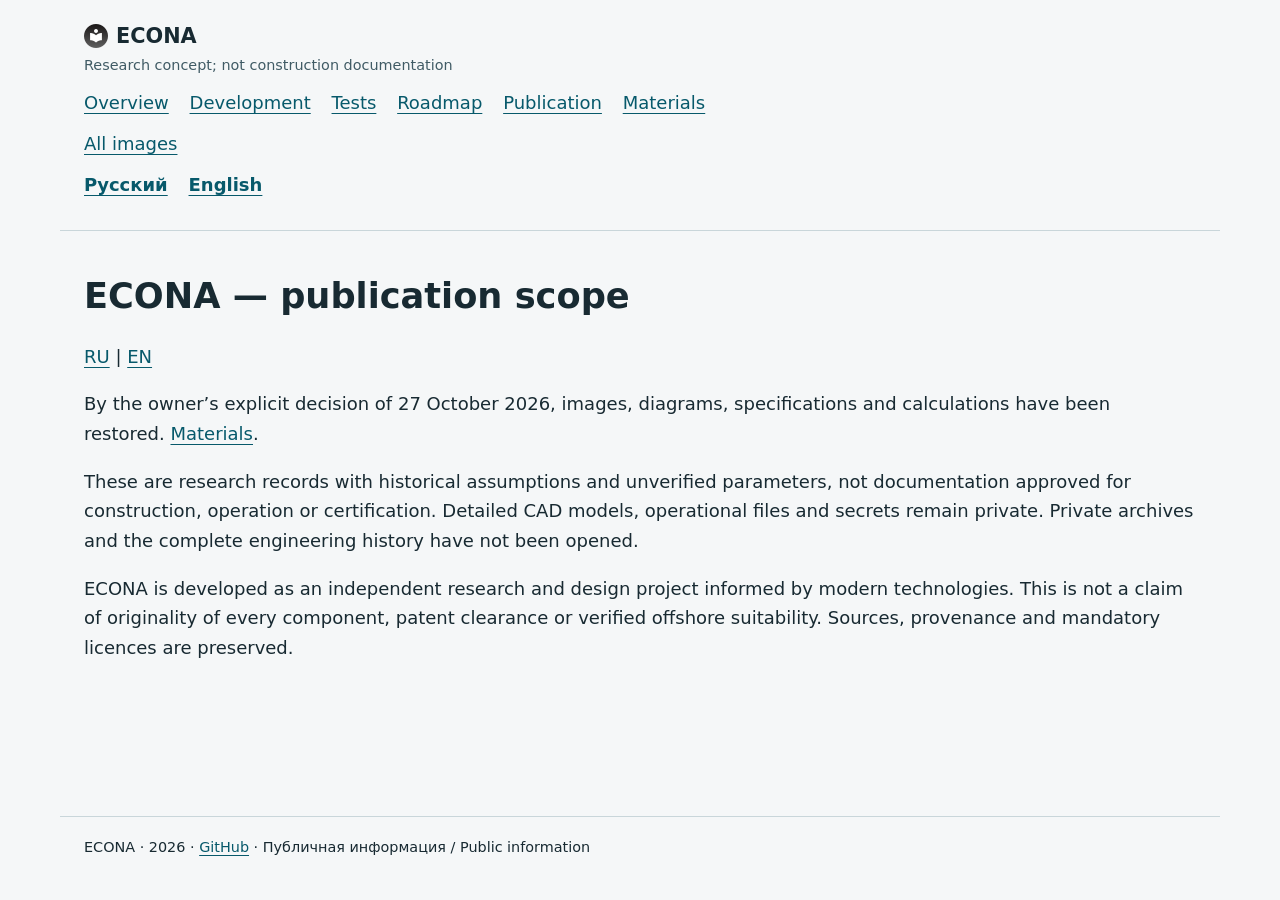
<file: en/publication.html>
<!doctype html>
<html lang="en"><head><meta charset="utf-8"><meta name="viewport" content="width=device-width,initial-scale=1"><meta http-equiv="Content-Security-Policy" content="default-src &#x27;none&#x27;; style-src &#x27;self&#x27;; img-src &#x27;self&#x27;; base-uri &#x27;none&#x27;; form-action &#x27;none&#x27;"><title>Publication — ECONA</title><meta name="description" content="ECONA: public project overview, development progress and test summaries / публичное описание, ход разработки и итоги проверок"><link rel="stylesheet" href="../style.css"><link rel="canonical" href="https://rukazax.github.io/econa/en/publication.html"><link rel="alternate" hreflang="ru" href="https://rukazax.github.io/econa/ru/publication.html"><link rel="icon" type="image/png" href="../assets/images/favicon.png"></head><body><header><div class="brand"><img class="brand-icon" src="../assets/images/favicon.png" width="24" height="24" alt=""> ECONA</div><div class="status">Research concept; not construction documentation</div><nav aria-label="Sections"><a href="index.html">Overview</a><a href="development.html">Development</a><a href="tests.html">Tests</a><a href="roadmap.html">Roadmap</a><a href="publication.html" aria-current="page">Publication</a><a href="materials.html">Materials</a></nav><nav aria-label="Images"><a href="../index.html#images">All images</a></nav><nav class="languages" aria-label="Language / Язык"><a href="../ru/publication.html" lang="ru">Русский</a><a href="../en/publication.html" lang="en">English</a></nav></header><main><h1>ECONA — publication scope</h1>
<p><a href="../ru/publication.html">RU</a> | <a href="../en/publication.html">EN</a></p>
<p>By the owner’s explicit decision of 27 October 2026, images, diagrams, specifications and calculations have been restored. <a href="materials.html">Materials</a>.</p>
<p>These are research records with historical assumptions and unverified parameters, not documentation approved for construction, operation or certification. Detailed CAD models, operational files and secrets remain private. Private archives and the complete engineering history have not been opened.</p>
<p>ECONA is developed as an independent research and design project informed by modern technologies. This is not a claim of originality of every component, patent clearance or verified offshore suitability. Sources, provenance and mandatory licences are preserved.</p></main><footer>ECONA · 2026 · <a href="https://github.com/rukazax/econa-project">GitHub</a> · Публичная информация / Public information</footer></body></html>
</file>
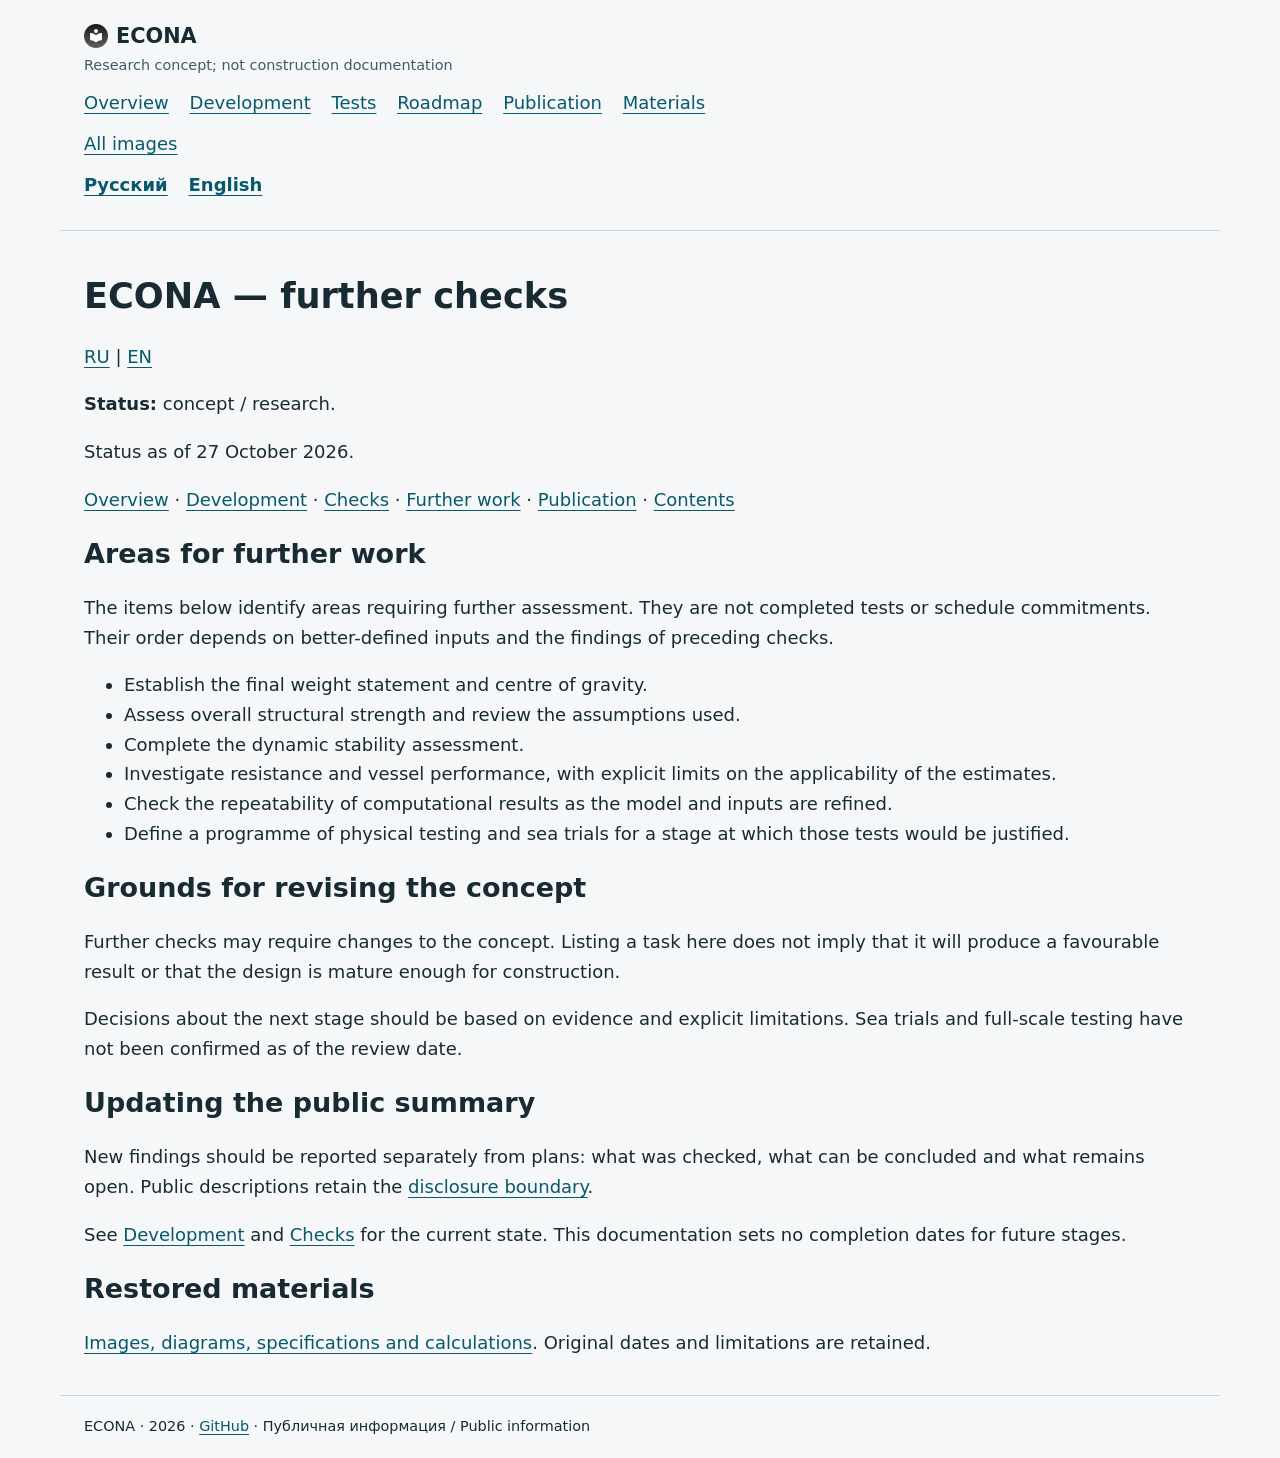
<file: en/roadmap.html>
<!doctype html>
<html lang="en"><head><meta charset="utf-8"><meta name="viewport" content="width=device-width,initial-scale=1"><meta http-equiv="Content-Security-Policy" content="default-src &#x27;none&#x27;; style-src &#x27;self&#x27;; img-src &#x27;self&#x27;; base-uri &#x27;none&#x27;; form-action &#x27;none&#x27;"><title>Roadmap — ECONA</title><meta name="description" content="ECONA: public project overview, development progress and test summaries / публичное описание, ход разработки и итоги проверок"><link rel="stylesheet" href="../style.css"><link rel="canonical" href="https://rukazax.github.io/econa/en/roadmap.html"><link rel="alternate" hreflang="ru" href="https://rukazax.github.io/econa/ru/roadmap.html"><link rel="icon" type="image/png" href="../assets/images/favicon.png"></head><body><header><div class="brand"><img class="brand-icon" src="../assets/images/favicon.png" width="24" height="24" alt=""> ECONA</div><div class="status">Research concept; not construction documentation</div><nav aria-label="Sections"><a href="index.html">Overview</a><a href="development.html">Development</a><a href="tests.html">Tests</a><a href="roadmap.html" aria-current="page">Roadmap</a><a href="publication.html">Publication</a><a href="materials.html">Materials</a></nav><nav aria-label="Images"><a href="../index.html#images">All images</a></nav><nav class="languages" aria-label="Language / Язык"><a href="../ru/roadmap.html" lang="ru">Русский</a><a href="../en/roadmap.html" lang="en">English</a></nav></header><main><h1>ECONA — further checks</h1>
<p><a href="../ru/roadmap.html">RU</a> | <a href="../en/roadmap.html">EN</a></p>
<p><strong>Status:</strong> concept / research.</p>
<p>Status as of 27 October 2026.</p>
<p><a href="index.html">Overview</a> · <a href="development.html">Development</a> · <a href="tests.html">Checks</a> · <a href="roadmap.html">Further work</a> · <a href="publication.html">Publication</a> · <a href="../en/index.html">Contents</a></p>
<h2>Areas for further work</h2>
<p>The items below identify areas requiring further assessment. They are not completed tests or schedule commitments. Their order depends on better-defined inputs and the findings of preceding checks.</p>
<ul>
<li>Establish the final weight statement and centre of gravity.</li>
<li>Assess overall structural strength and review the assumptions used.</li>
<li>Complete the dynamic stability assessment.</li>
<li>Investigate resistance and vessel performance, with explicit limits on the applicability of the estimates.</li>
<li>Check the repeatability of computational results as the model and inputs are refined.</li>
<li>Define a programme of physical testing and sea trials for a stage at which those tests would be justified.</li>
</ul>
<h2>Grounds for revising the concept</h2>
<p>Further checks may require changes to the concept. Listing a task here does not imply that it will produce a favourable result or that the design is mature enough for construction.</p>
<p>Decisions about the next stage should be based on evidence and explicit limitations. Sea trials and full-scale testing have not been confirmed as of the review date.</p>
<h2>Updating the public summary</h2>
<p>New findings should be reported separately from plans: what was checked, what can be concluded and what remains open. Public descriptions retain the <a href="publication.html">disclosure boundary</a>.</p>
<p>See <a href="development.html">Development</a> and <a href="tests.html">Checks</a> for the current state. This documentation sets no completion dates for future stages.</p>
<h2>Restored materials</h2>
<p><a href="materials.html">Images, diagrams, specifications and calculations</a>. Original dates and limitations are retained.</p></main><footer>ECONA · 2026 · <a href="https://github.com/rukazax/econa-project">GitHub</a> · Публичная информация / Public information</footer></body></html>
</file>
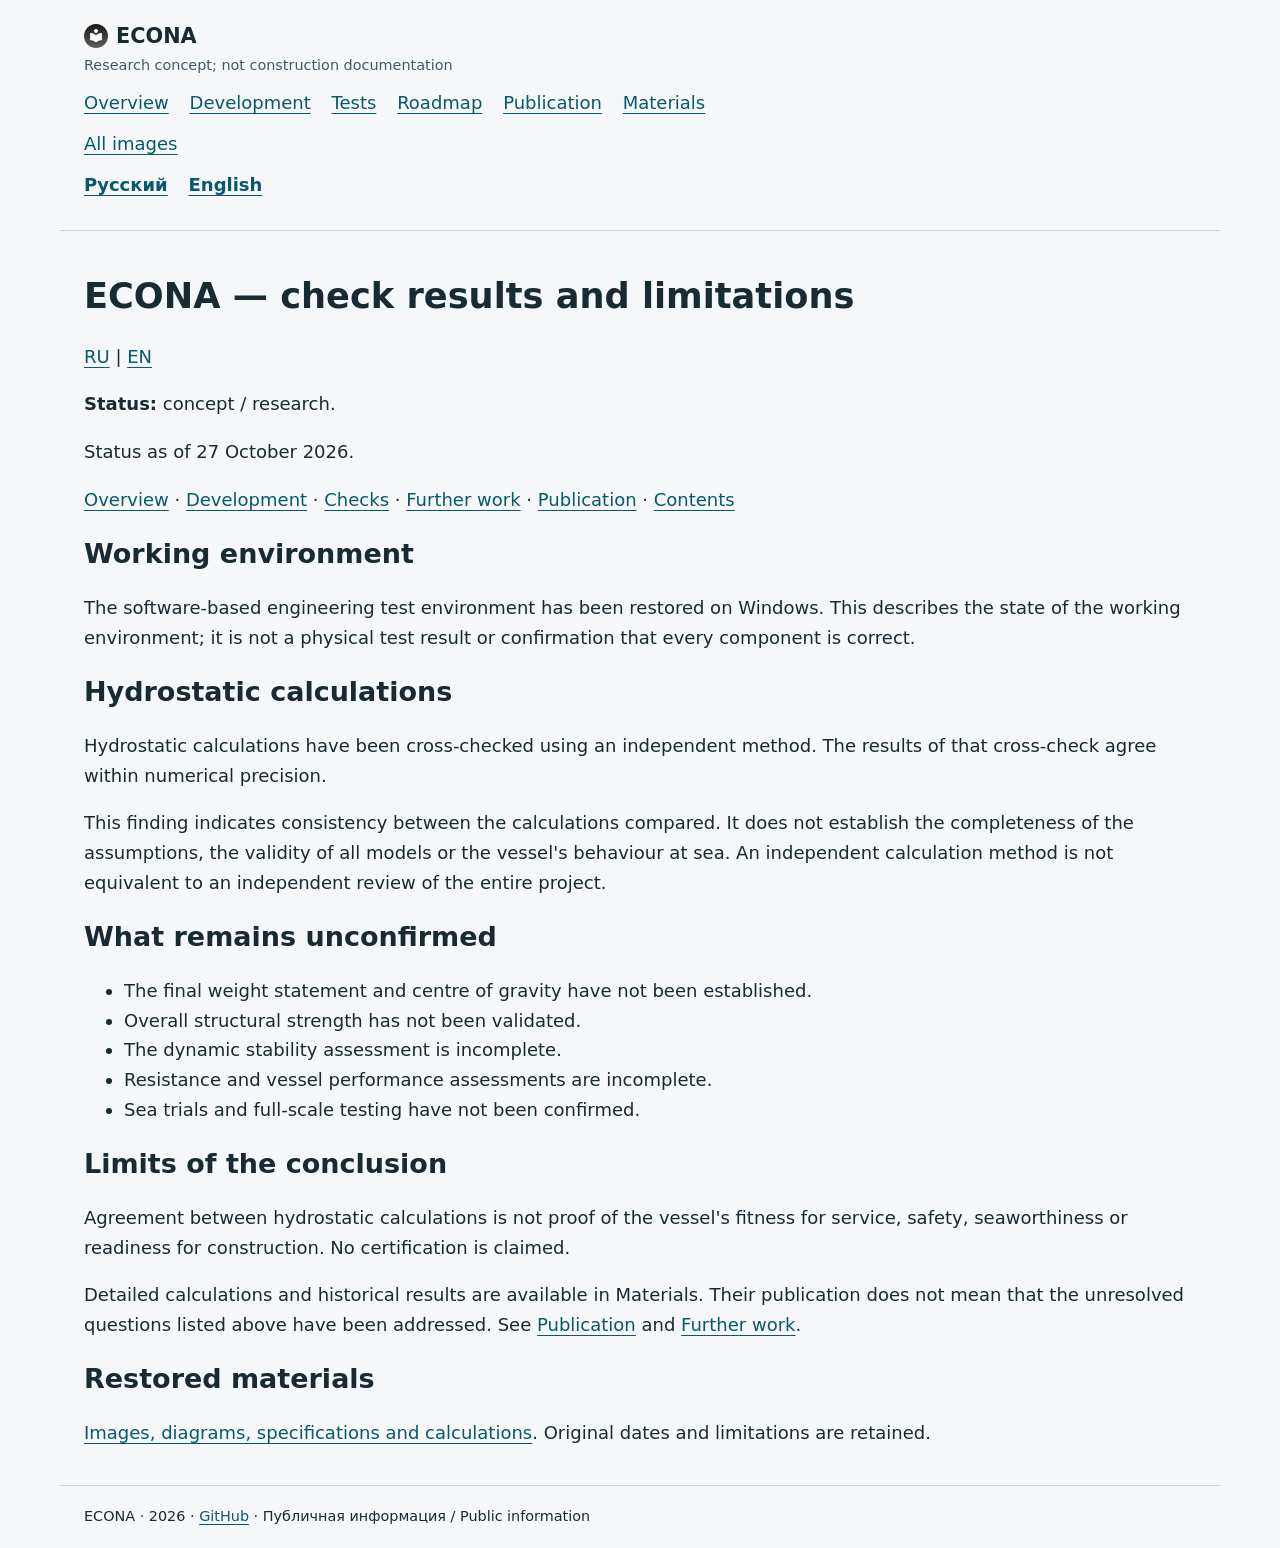
<file: en/tests.html>
<!doctype html>
<html lang="en"><head><meta charset="utf-8"><meta name="viewport" content="width=device-width,initial-scale=1"><meta http-equiv="Content-Security-Policy" content="default-src &#x27;none&#x27;; style-src &#x27;self&#x27;; img-src &#x27;self&#x27;; base-uri &#x27;none&#x27;; form-action &#x27;none&#x27;"><title>Tests — ECONA</title><meta name="description" content="ECONA: public project overview, development progress and test summaries / публичное описание, ход разработки и итоги проверок"><link rel="stylesheet" href="../style.css"><link rel="canonical" href="https://rukazax.github.io/econa/en/tests.html"><link rel="alternate" hreflang="ru" href="https://rukazax.github.io/econa/ru/tests.html"><link rel="icon" type="image/png" href="../assets/images/favicon.png"></head><body><header><div class="brand"><img class="brand-icon" src="../assets/images/favicon.png" width="24" height="24" alt=""> ECONA</div><div class="status">Research concept; not construction documentation</div><nav aria-label="Sections"><a href="index.html">Overview</a><a href="development.html">Development</a><a href="tests.html" aria-current="page">Tests</a><a href="roadmap.html">Roadmap</a><a href="publication.html">Publication</a><a href="materials.html">Materials</a></nav><nav aria-label="Images"><a href="../index.html#images">All images</a></nav><nav class="languages" aria-label="Language / Язык"><a href="../ru/tests.html" lang="ru">Русский</a><a href="../en/tests.html" lang="en">English</a></nav></header><main><h1>ECONA — check results and limitations</h1>
<p><a href="../ru/tests.html">RU</a> | <a href="../en/tests.html">EN</a></p>
<p><strong>Status:</strong> concept / research.</p>
<p>Status as of 27 October 2026.</p>
<p><a href="index.html">Overview</a> · <a href="development.html">Development</a> · <a href="tests.html">Checks</a> · <a href="roadmap.html">Further work</a> · <a href="publication.html">Publication</a> · <a href="../en/index.html">Contents</a></p>
<h2>Working environment</h2>
<p>The software-based engineering test environment has been restored on Windows. This describes the state of the working environment; it is not a physical test result or confirmation that every component is correct.</p>
<h2>Hydrostatic calculations</h2>
<p>Hydrostatic calculations have been cross-checked using an independent method. The results of that cross-check agree within numerical precision.</p>
<p>This finding indicates consistency between the calculations compared. It does not establish the completeness of the assumptions, the validity of all models or the vessel's behaviour at sea. An independent calculation method is not equivalent to an independent review of the entire project.</p>
<h2>What remains unconfirmed</h2>
<ul>
<li>The final weight statement and centre of gravity have not been established.</li>
<li>Overall structural strength has not been validated.</li>
<li>The dynamic stability assessment is incomplete.</li>
<li>Resistance and vessel performance assessments are incomplete.</li>
<li>Sea trials and full-scale testing have not been confirmed.</li>
</ul>
<h2>Limits of the conclusion</h2>
<p>Agreement between hydrostatic calculations is not proof of the vessel's fitness for service, safety, seaworthiness or readiness for construction. No certification is claimed.</p>
<p>Detailed calculations and historical results are available in Materials. Their publication does not mean that the unresolved questions listed above have been addressed. See <a href="publication.html">Publication</a> and <a href="roadmap.html">Further work</a>.</p>
<h2>Restored materials</h2>
<p><a href="materials.html">Images, diagrams, specifications and calculations</a>. Original dates and limitations are retained.</p></main><footer>ECONA · 2026 · <a href="https://github.com/rukazax/econa-project">GitHub</a> · Публичная информация / Public information</footer></body></html>
</file>
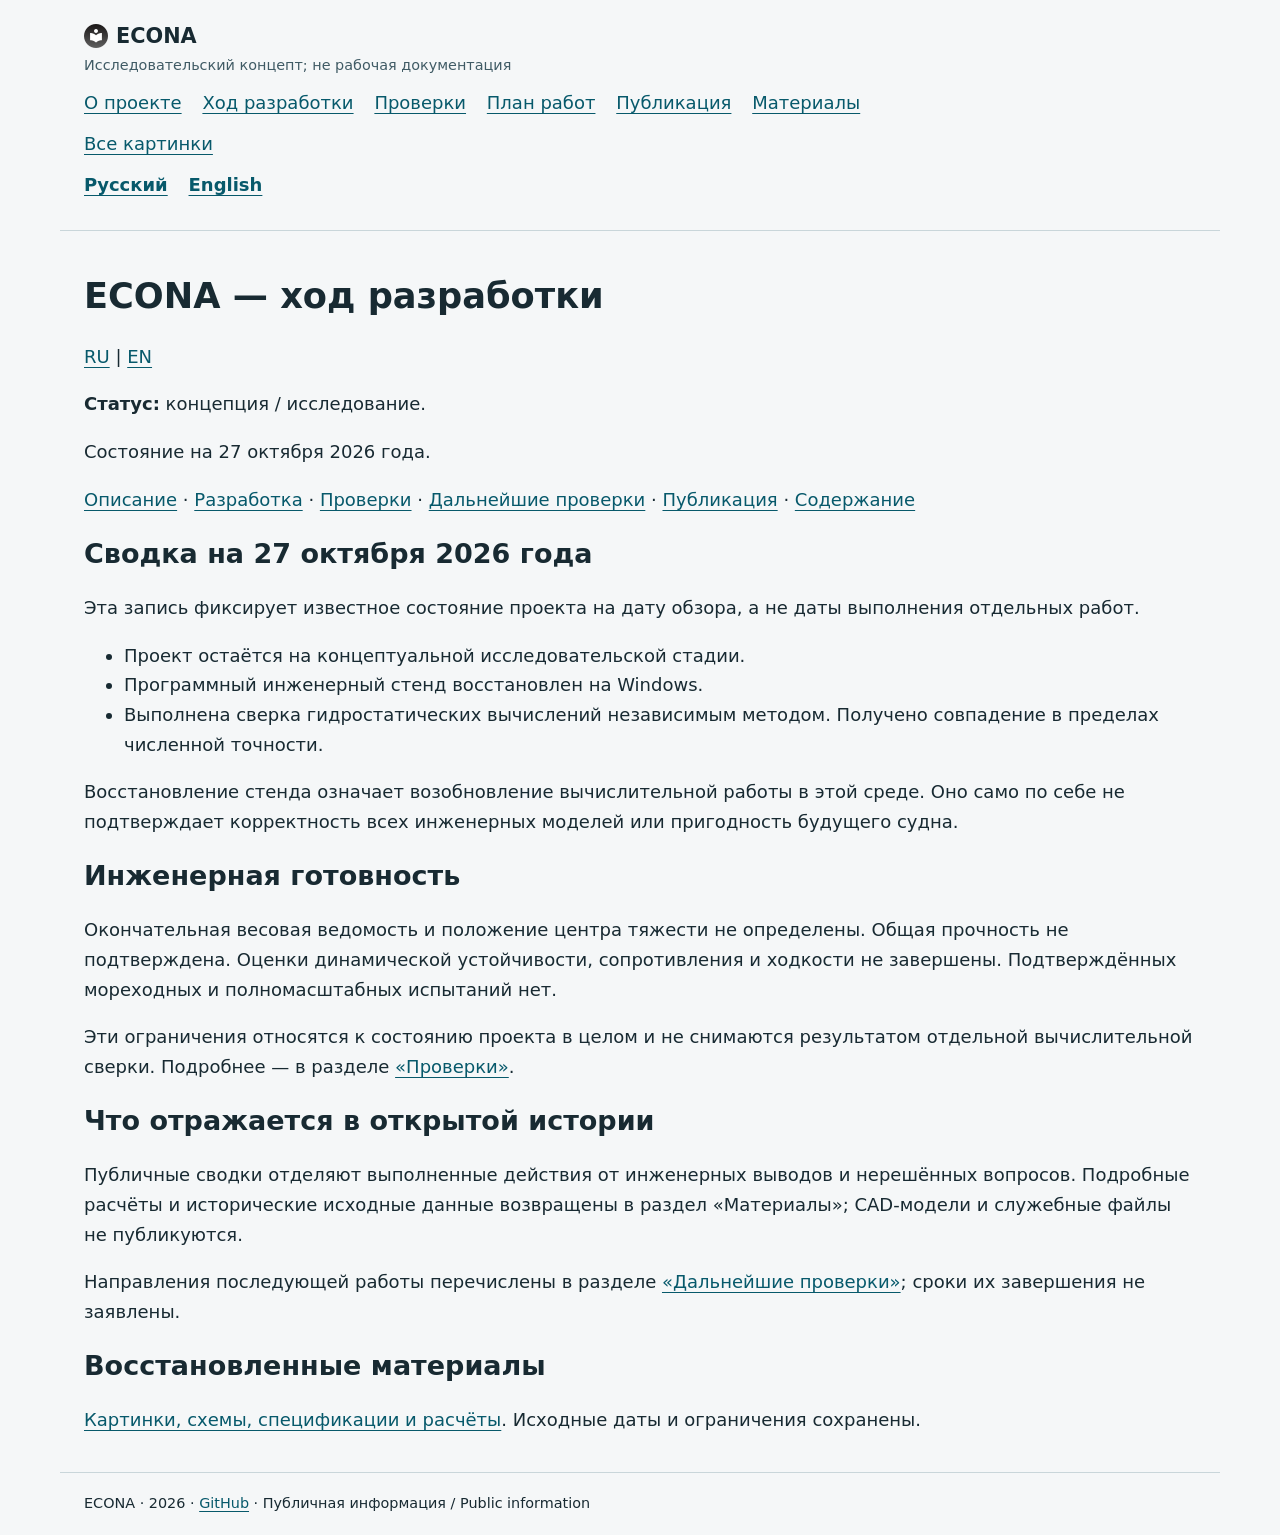
<file: ru/development.html>
<!doctype html>
<html lang="ru"><head><meta charset="utf-8"><meta name="viewport" content="width=device-width,initial-scale=1"><meta http-equiv="Content-Security-Policy" content="default-src &#x27;none&#x27;; style-src &#x27;self&#x27;; img-src &#x27;self&#x27;; base-uri &#x27;none&#x27;; form-action &#x27;none&#x27;"><title>Ход разработки — ECONA</title><meta name="description" content="ECONA: public project overview, development progress and test summaries / публичное описание, ход разработки и итоги проверок"><link rel="stylesheet" href="../style.css"><link rel="canonical" href="https://rukazax.github.io/econa/ru/development.html"><link rel="alternate" hreflang="en" href="https://rukazax.github.io/econa/en/development.html"><link rel="icon" type="image/png" href="../assets/images/favicon.png"></head><body><header><div class="brand"><img class="brand-icon" src="../assets/images/favicon.png" width="24" height="24" alt=""> ECONA</div><div class="status">Исследовательский концепт; не рабочая документация</div><nav aria-label="Разделы"><a href="index.html">О проекте</a><a href="development.html" aria-current="page">Ход разработки</a><a href="tests.html">Проверки</a><a href="roadmap.html">План работ</a><a href="publication.html">Публикация</a><a href="materials.html">Материалы</a></nav><nav aria-label="Картинки"><a href="../index.html#images">Все картинки</a></nav><nav class="languages" aria-label="Language / Язык"><a href="../ru/development.html" lang="ru">Русский</a><a href="../en/development.html" lang="en">English</a></nav></header><main><h1>ECONA — ход разработки</h1>
<p><a href="../ru/development.html">RU</a> | <a href="../en/development.html">EN</a></p>
<p><strong>Статус:</strong> концепция / исследование.</p>
<p>Состояние на 27 октября 2026 года.</p>
<p><a href="index.html">Описание</a> · <a href="development.html">Разработка</a> · <a href="tests.html">Проверки</a> · <a href="roadmap.html">Дальнейшие проверки</a> · <a href="publication.html">Публикация</a> · <a href="../ru/index.html">Содержание</a></p>
<h2>Сводка на 27 октября 2026 года</h2>
<p>Эта запись фиксирует известное состояние проекта на дату обзора, а не даты выполнения отдельных работ.</p>
<ul>
<li>Проект остаётся на концептуальной исследовательской стадии.</li>
<li>Программный инженерный стенд восстановлен на Windows.</li>
<li>Выполнена сверка гидростатических вычислений независимым методом. Получено совпадение в пределах численной точности.</li>
</ul>
<p>Восстановление стенда означает возобновление вычислительной работы в этой среде. Оно само по себе не подтверждает корректность всех инженерных моделей или пригодность будущего судна.</p>
<h2>Инженерная готовность</h2>
<p>Окончательная весовая ведомость и положение центра тяжести не определены. Общая прочность не подтверждена. Оценки динамической устойчивости, сопротивления и ходкости не завершены. Подтверждённых мореходных и полномасштабных испытаний нет.</p>
<p>Эти ограничения относятся к состоянию проекта в целом и не снимаются результатом отдельной вычислительной сверки. Подробнее — в разделе <a href="tests.html">«Проверки»</a>.</p>
<h2>Что отражается в открытой истории</h2>
<p>Публичные сводки отделяют выполненные действия от инженерных выводов и нерешённых вопросов. Подробные расчёты и исторические исходные данные возвращены в раздел «Материалы»; CAD-модели и служебные файлы не публикуются.</p>
<p>Направления последующей работы перечислены в разделе <a href="roadmap.html">«Дальнейшие проверки»</a>; сроки их завершения не заявлены.</p>
<h2>Восстановленные материалы</h2>
<p><a href="materials.html">Картинки, схемы, спецификации и расчёты</a>. Исходные даты и ограничения сохранены.</p></main><footer>ECONA · 2026 · <a href="https://github.com/rukazax/econa-project">GitHub</a> · Публичная информация / Public information</footer></body></html>
</file>
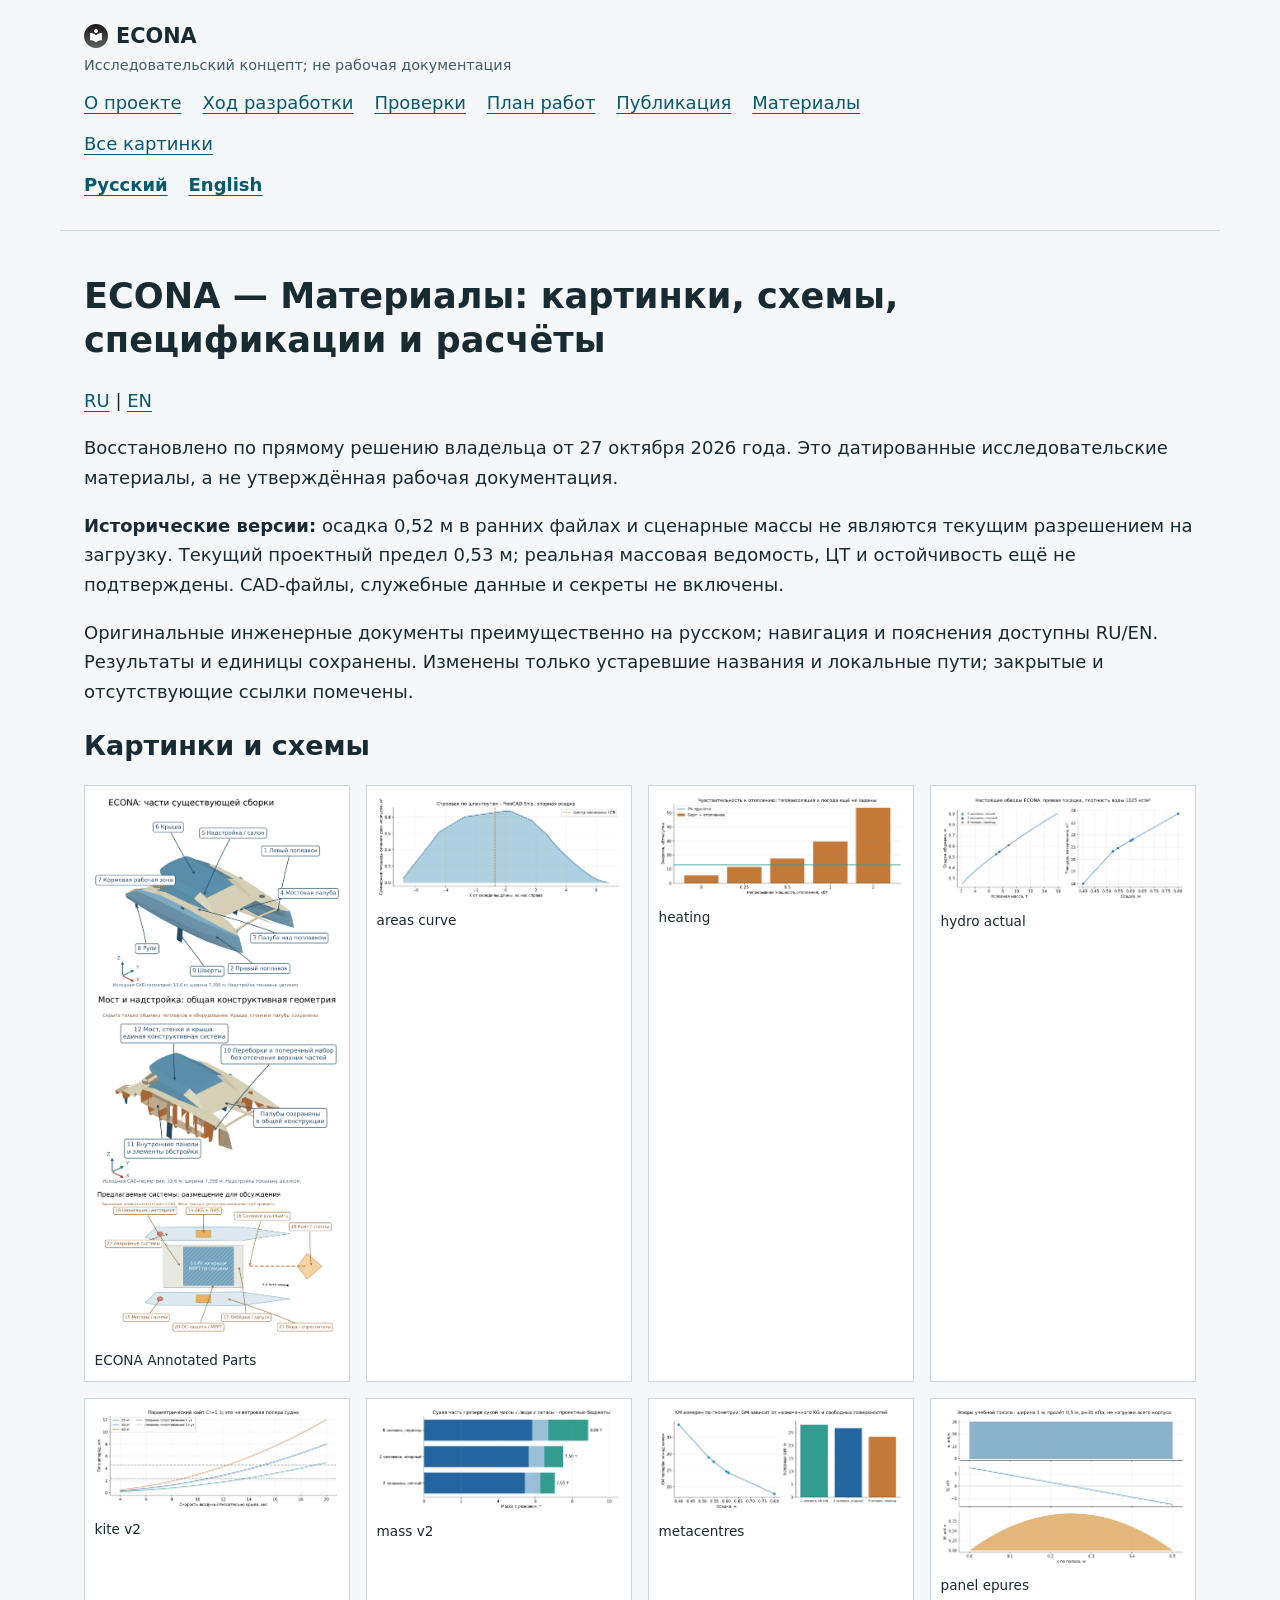
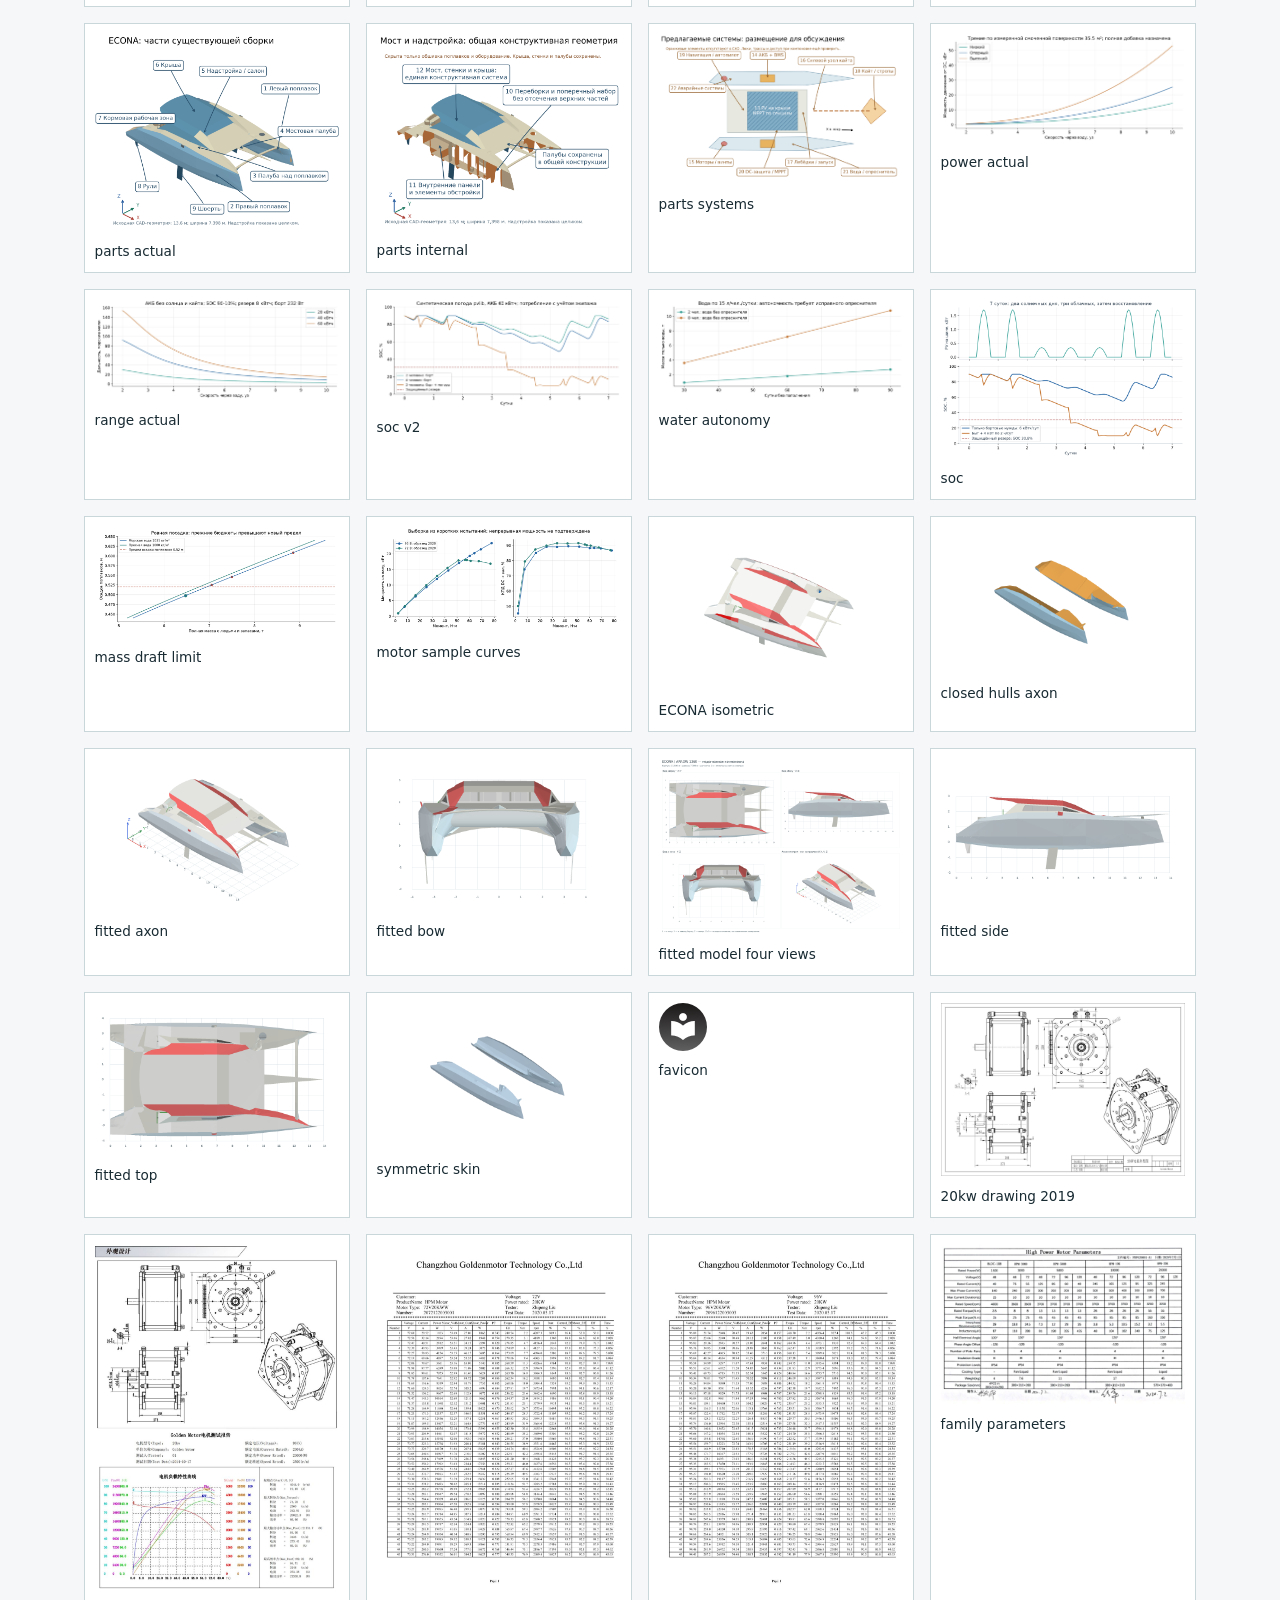
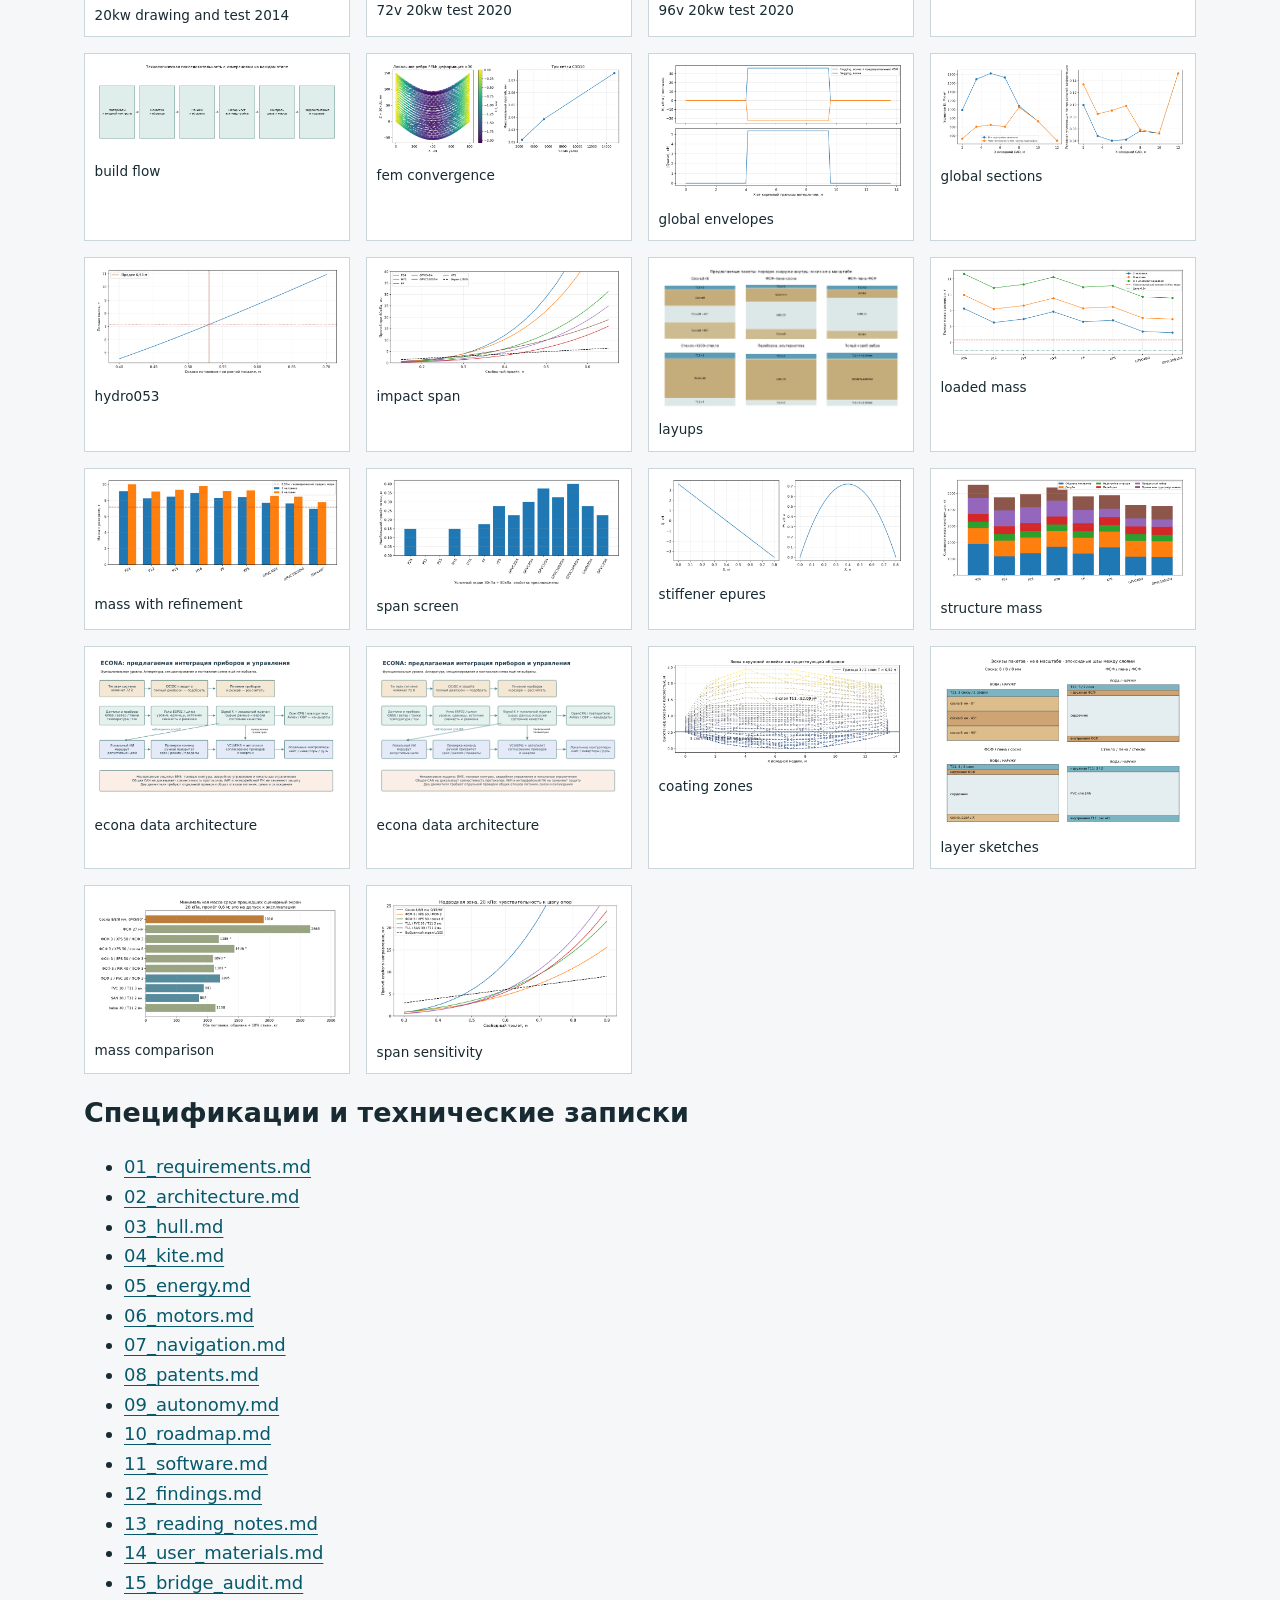
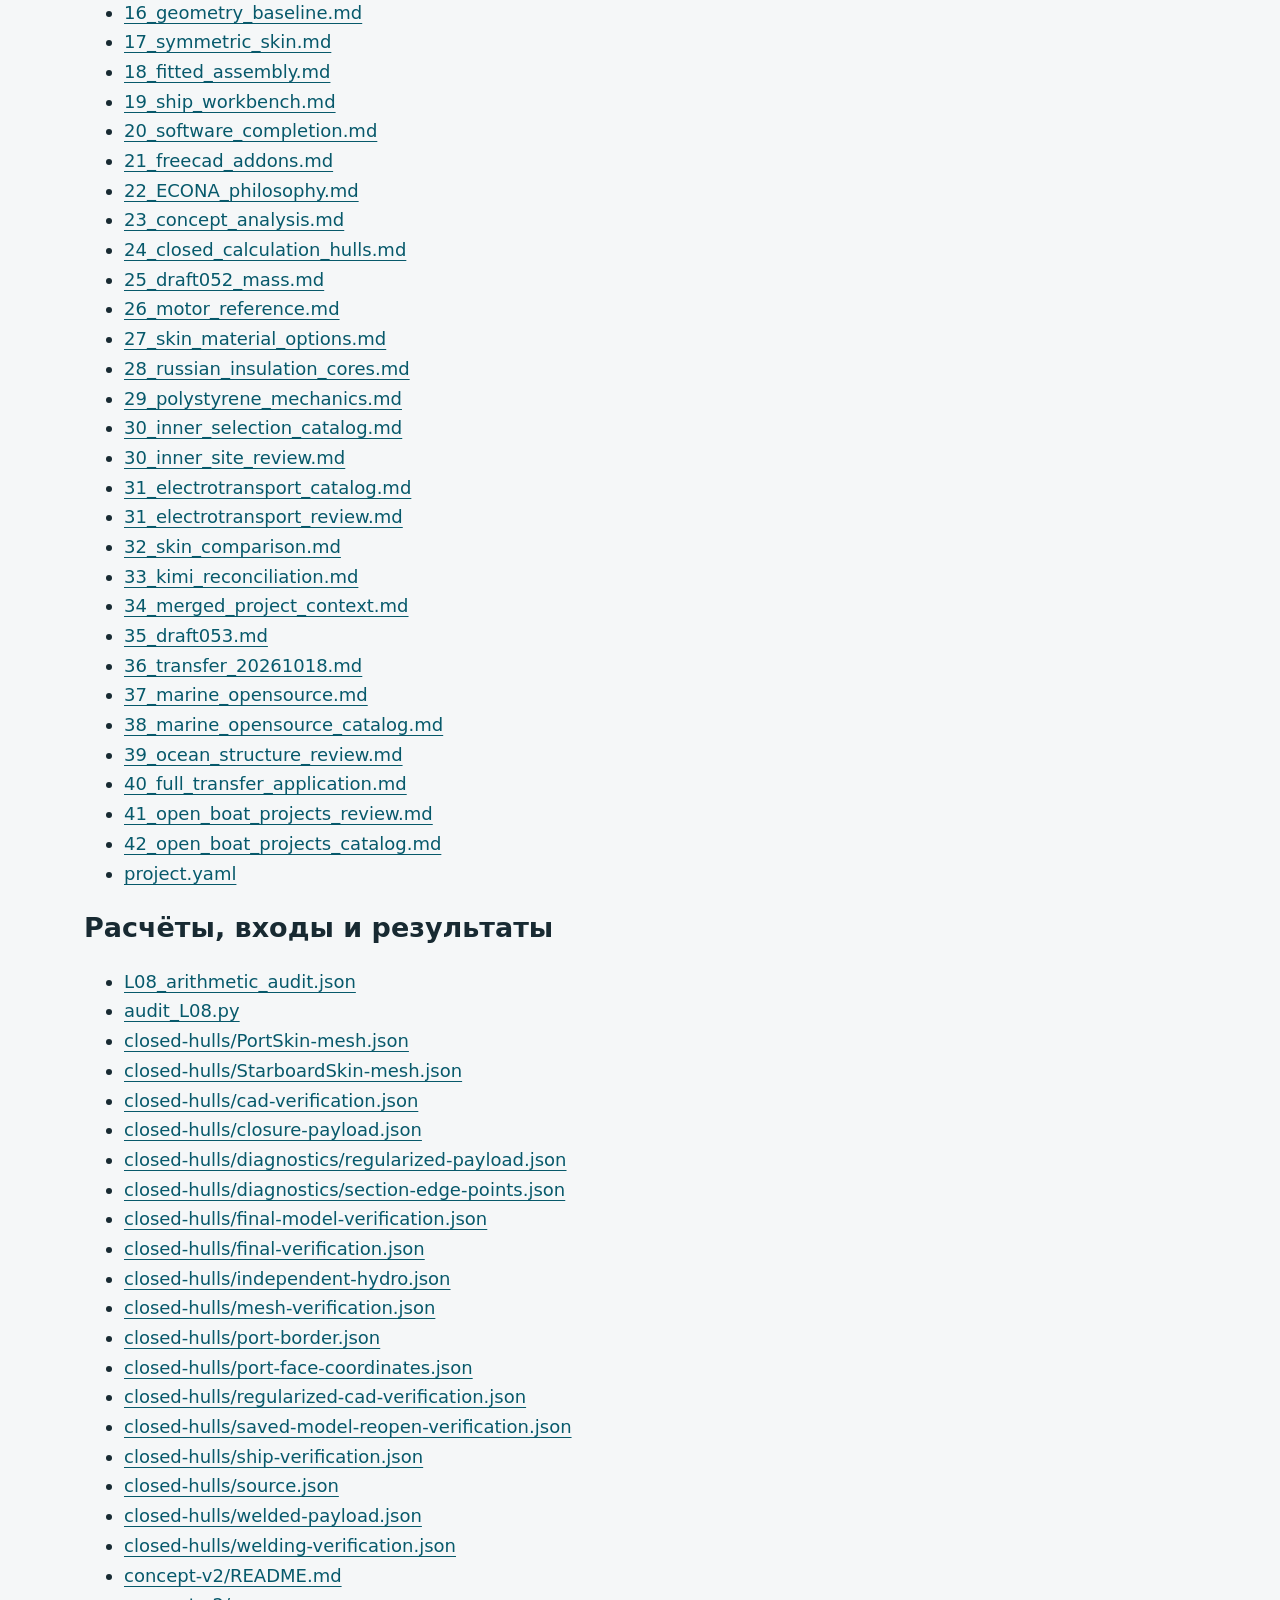
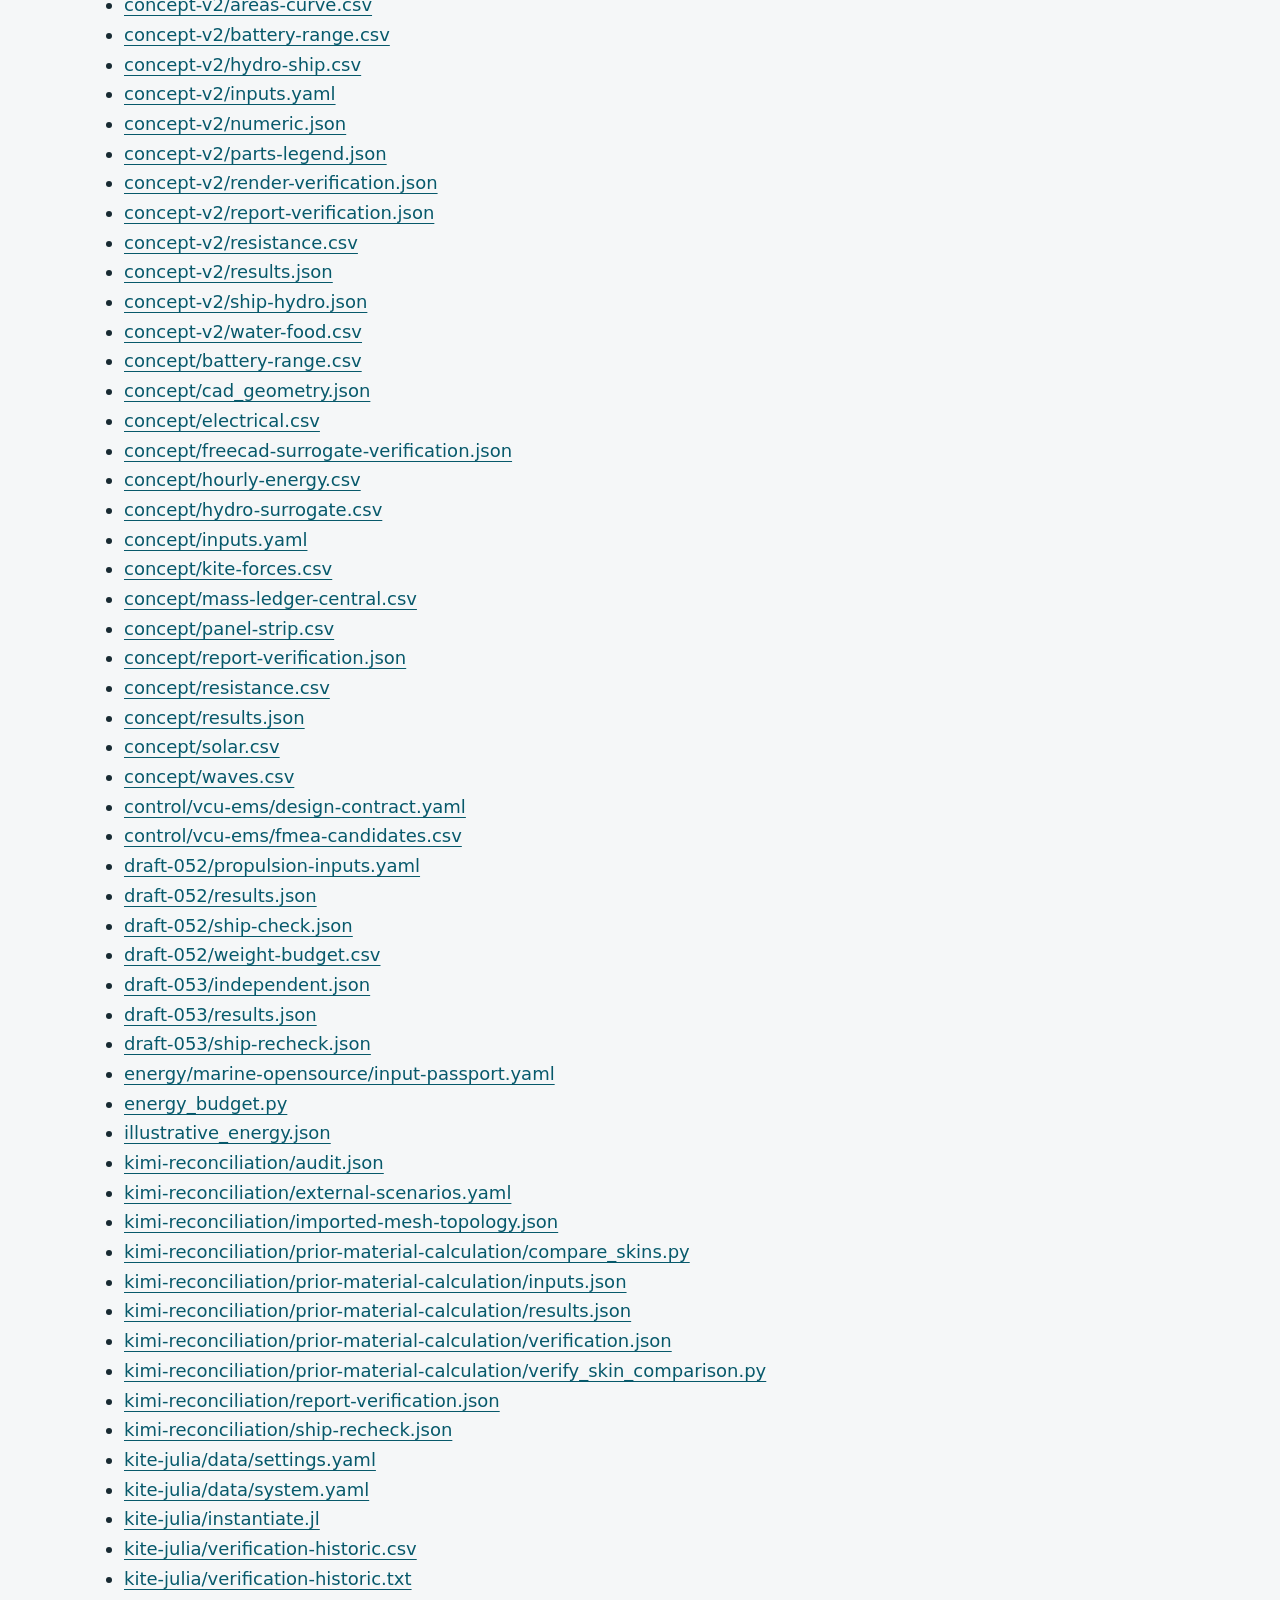
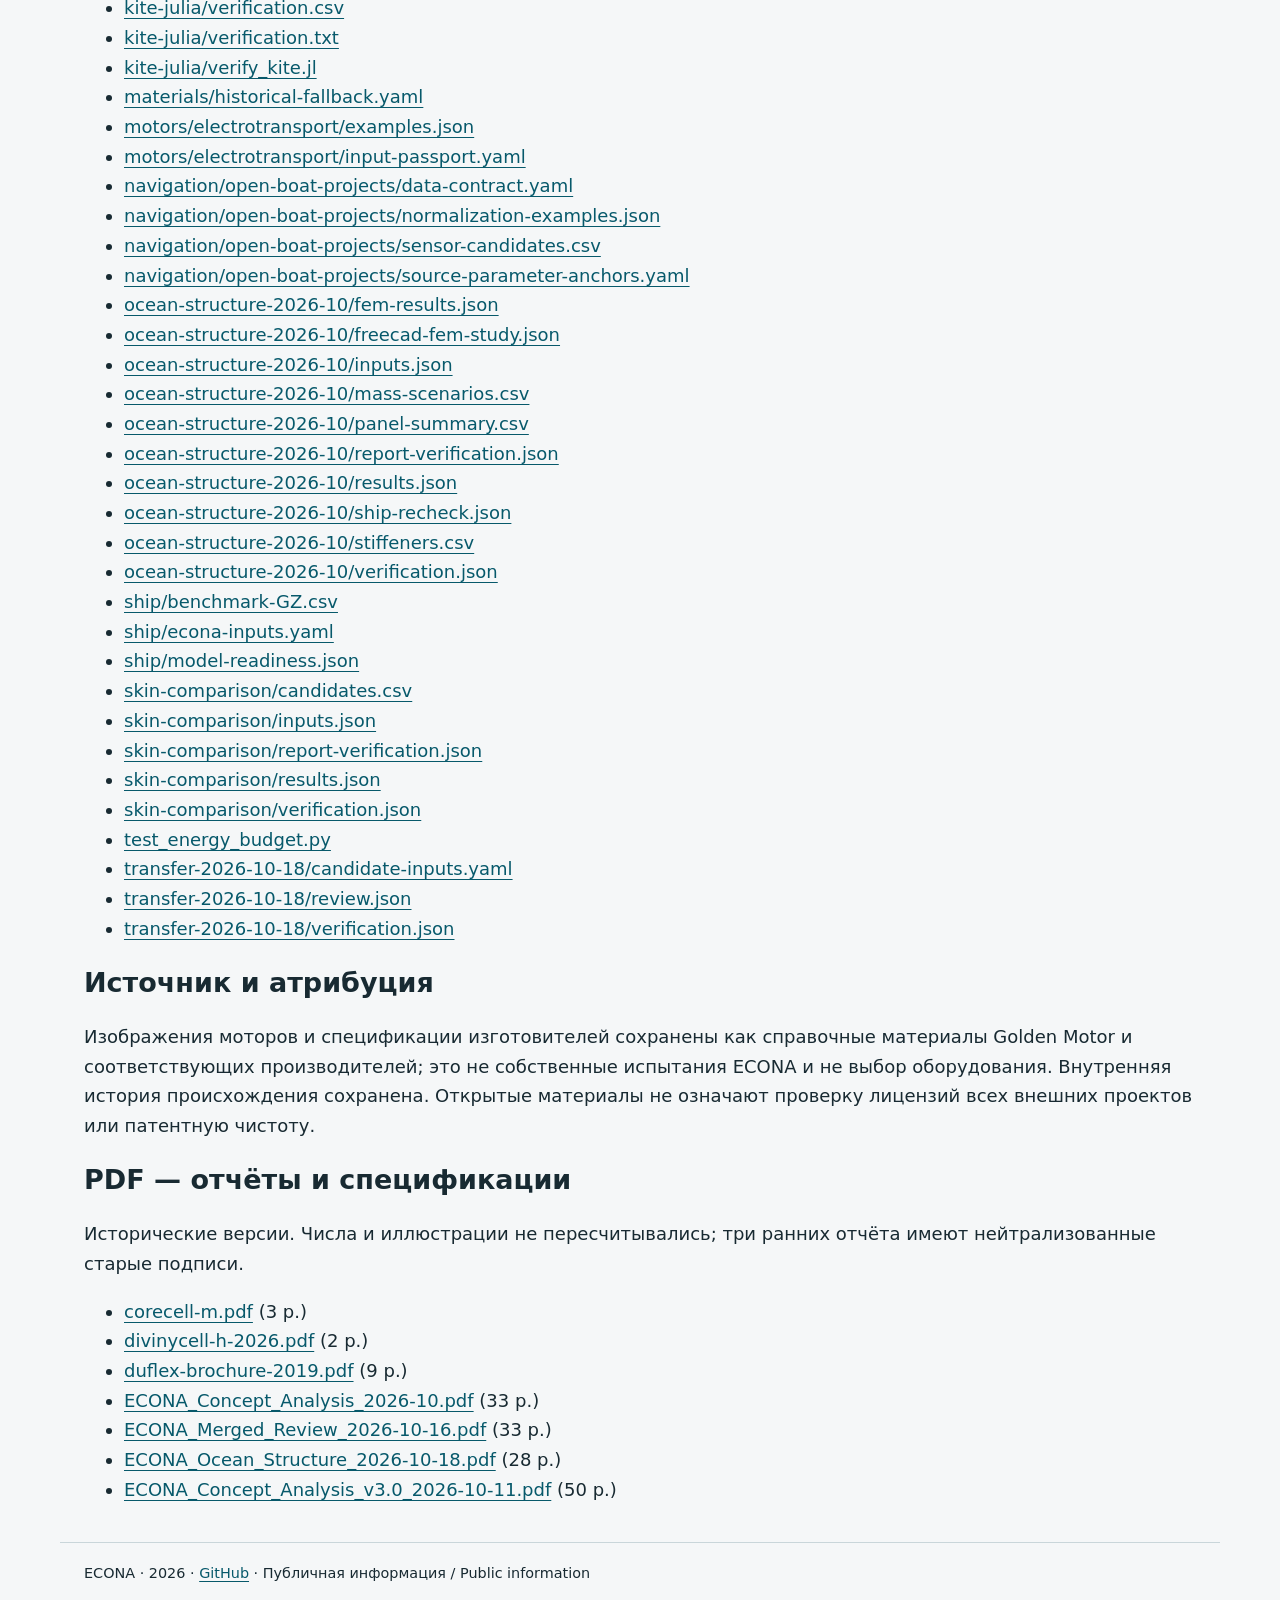
<file: ru/materials.html>
<!doctype html>
<html lang="ru"><head><meta charset="utf-8"><meta name="viewport" content="width=device-width,initial-scale=1"><meta http-equiv="Content-Security-Policy" content="default-src &#x27;none&#x27;; style-src &#x27;self&#x27;; img-src &#x27;self&#x27;; base-uri &#x27;none&#x27;; form-action &#x27;none&#x27;"><title>Материалы — ECONA</title><meta name="description" content="ECONA: public project overview, development progress and test summaries / публичное описание, ход разработки и итоги проверок"><link rel="stylesheet" href="../style.css"><link rel="canonical" href="https://rukazax.github.io/econa/ru/materials.html"><link rel="alternate" hreflang="en" href="https://rukazax.github.io/econa/en/materials.html"><link rel="icon" type="image/png" href="../assets/images/favicon.png"></head><body><header><div class="brand"><img class="brand-icon" src="../assets/images/favicon.png" width="24" height="24" alt=""> ECONA</div><div class="status">Исследовательский концепт; не рабочая документация</div><nav aria-label="Разделы"><a href="index.html">О проекте</a><a href="development.html">Ход разработки</a><a href="tests.html">Проверки</a><a href="roadmap.html">План работ</a><a href="publication.html">Публикация</a><a href="materials.html" aria-current="page">Материалы</a></nav><nav aria-label="Картинки"><a href="../index.html#images">Все картинки</a></nav><nav class="languages" aria-label="Language / Язык"><a href="../ru/materials.html" lang="ru">Русский</a><a href="../en/materials.html" lang="en">English</a></nav></header><main><h1>ECONA — Материалы: картинки, схемы, спецификации и расчёты</h1>
<p><a href="../ru/materials.html">RU</a> | <a href="../en/materials.html">EN</a></p>
<p>Восстановлено по прямому решению владельца от 27 октября 2026 года. Это датированные исследовательские материалы, а не утверждённая рабочая документация.</p>
<p><strong>Исторические версии:</strong> осадка 0,52 м в ранних файлах и сценарные массы не являются текущим разрешением на загрузку. Текущий проектный предел 0,53 м; реальная массовая ведомость, ЦТ и остойчивость ещё не подтверждены. CAD-файлы, служебные данные и секреты не включены.</p>
<p>Оригинальные инженерные документы преимущественно на русском; навигация и пояснения доступны RU/EN. Результаты и единицы сохранены. Изменены только устаревшие названия и локальные пути; закрытые и отсутствующие ссылки помечены.</p>
<h2>Картинки и схемы</h2>
<div class="gallery">
<figure><a href="../assets/concept-v2/ECONA_Annotated_Parts.png"><img loading="lazy" src="../assets/concept-v2/ECONA_Annotated_Parts.png" alt="ECONA: ECONA Annotated Parts"></a><figcaption>ECONA Annotated Parts</figcaption></figure>
<figure><a href="../assets/concept-v2/areas-curve.png"><img loading="lazy" src="../assets/concept-v2/areas-curve.png" alt="ECONA: areas curve"></a><figcaption>areas curve</figcaption></figure>
<figure><a href="../assets/concept-v2/heating.png"><img loading="lazy" src="../assets/concept-v2/heating.png" alt="ECONA: heating"></a><figcaption>heating</figcaption></figure>
<figure><a href="../assets/concept-v2/hydro-actual.png"><img loading="lazy" src="../assets/concept-v2/hydro-actual.png" alt="ECONA: hydro actual"></a><figcaption>hydro actual</figcaption></figure>
<figure><a href="../assets/concept-v2/kite-v2.png"><img loading="lazy" src="../assets/concept-v2/kite-v2.png" alt="ECONA: kite v2"></a><figcaption>kite v2</figcaption></figure>
<figure><a href="../assets/concept-v2/mass-v2.png"><img loading="lazy" src="../assets/concept-v2/mass-v2.png" alt="ECONA: mass v2"></a><figcaption>mass v2</figcaption></figure>
<figure><a href="../assets/concept-v2/metacentres.png"><img loading="lazy" src="../assets/concept-v2/metacentres.png" alt="ECONA: metacentres"></a><figcaption>metacentres</figcaption></figure>
<figure><a href="../assets/concept-v2/panel-epures.png"><img loading="lazy" src="../assets/concept-v2/panel-epures.png" alt="ECONA: panel epures"></a><figcaption>panel epures</figcaption></figure>
<figure><a href="../assets/concept-v2/parts-actual.png"><img loading="lazy" src="../assets/concept-v2/parts-actual.png" alt="ECONA: parts actual"></a><figcaption>parts actual</figcaption></figure>
<figure><a href="../assets/concept-v2/parts-internal.png"><img loading="lazy" src="../assets/concept-v2/parts-internal.png" alt="ECONA: parts internal"></a><figcaption>parts internal</figcaption></figure>
<figure><a href="../assets/concept-v2/parts-systems.png"><img loading="lazy" src="../assets/concept-v2/parts-systems.png" alt="ECONA: parts systems"></a><figcaption>parts systems</figcaption></figure>
<figure><a href="../assets/concept-v2/power-actual.png"><img loading="lazy" src="../assets/concept-v2/power-actual.png" alt="ECONA: power actual"></a><figcaption>power actual</figcaption></figure>
<figure><a href="../assets/concept-v2/range-actual.png"><img loading="lazy" src="../assets/concept-v2/range-actual.png" alt="ECONA: range actual"></a><figcaption>range actual</figcaption></figure>
<figure><a href="../assets/concept-v2/soc-v2.png"><img loading="lazy" src="../assets/concept-v2/soc-v2.png" alt="ECONA: soc v2"></a><figcaption>soc v2</figcaption></figure>
<figure><a href="../assets/concept-v2/water-autonomy.png"><img loading="lazy" src="../assets/concept-v2/water-autonomy.png" alt="ECONA: water autonomy"></a><figcaption>water autonomy</figcaption></figure>
<figure><a href="../assets/concept/soc.png"><img loading="lazy" src="../assets/concept/soc.png" alt="ECONA: soc"></a><figcaption>soc</figcaption></figure>
<figure><a href="../assets/draft-052/mass-draft-limit.png"><img loading="lazy" src="../assets/draft-052/mass-draft-limit.png" alt="ECONA: mass draft limit"></a><figcaption>mass draft limit</figcaption></figure>
<figure><a href="../assets/draft-052/motor-sample-curves.png"><img loading="lazy" src="../assets/draft-052/motor-sample-curves.png" alt="ECONA: motor sample curves"></a><figcaption>motor sample curves</figcaption></figure>
<figure><a href="../assets/geometry/ECONA-isometric.png"><img loading="lazy" src="../assets/geometry/ECONA-isometric.png" alt="ECONA: ECONA isometric"></a><figcaption>ECONA isometric</figcaption></figure>
<figure><a href="../assets/geometry/closed-hulls-axon.png"><img loading="lazy" src="../assets/geometry/closed-hulls-axon.png" alt="ECONA: closed hulls axon"></a><figcaption>closed hulls axon</figcaption></figure>
<figure><a href="../assets/geometry/fitted-axon.png"><img loading="lazy" src="../assets/geometry/fitted-axon.png" alt="ECONA: fitted axon"></a><figcaption>fitted axon</figcaption></figure>
<figure><a href="../assets/geometry/fitted-bow.png"><img loading="lazy" src="../assets/geometry/fitted-bow.png" alt="ECONA: fitted bow"></a><figcaption>fitted bow</figcaption></figure>
<figure><a href="../assets/geometry/fitted-model-four-views.png"><img loading="lazy" src="../assets/geometry/fitted-model-four-views.png" alt="ECONA: fitted model four views"></a><figcaption>fitted model four views</figcaption></figure>
<figure><a href="../assets/geometry/fitted-side.png"><img loading="lazy" src="../assets/geometry/fitted-side.png" alt="ECONA: fitted side"></a><figcaption>fitted side</figcaption></figure>
<figure><a href="../assets/geometry/fitted-top.png"><img loading="lazy" src="../assets/geometry/fitted-top.png" alt="ECONA: fitted top"></a><figcaption>fitted top</figcaption></figure>
<figure><a href="../assets/geometry/symmetric-skin.png"><img loading="lazy" src="../assets/geometry/symmetric-skin.png" alt="ECONA: symmetric skin"></a><figcaption>symmetric skin</figcaption></figure>
<figure><a href="../assets/images/favicon.png"><img loading="lazy" src="../assets/images/favicon.png" alt="ECONA: favicon"></a><figcaption>favicon</figcaption></figure>
<figure><a href="../assets/motors/goldenmotor-hpm/20kw-drawing-2019.jpg"><img loading="lazy" src="../assets/motors/goldenmotor-hpm/20kw-drawing-2019.jpg" alt="ECONA: 20kw drawing 2019"></a><figcaption>20kw drawing 2019</figcaption></figure>
<figure><a href="../assets/motors/goldenmotor-hpm/20kw-drawing-and-test-2014.jpg"><img loading="lazy" src="../assets/motors/goldenmotor-hpm/20kw-drawing-and-test-2014.jpg" alt="ECONA: 20kw drawing and test 2014"></a><figcaption>20kw drawing and test 2014</figcaption></figure>
<figure><a href="../assets/motors/goldenmotor-hpm/72v-20kw-test-2020.jpg"><img loading="lazy" src="../assets/motors/goldenmotor-hpm/72v-20kw-test-2020.jpg" alt="ECONA: 72v 20kw test 2020"></a><figcaption>72v 20kw test 2020</figcaption></figure>
<figure><a href="../assets/motors/goldenmotor-hpm/96v-20kw-test-2020.jpg"><img loading="lazy" src="../assets/motors/goldenmotor-hpm/96v-20kw-test-2020.jpg" alt="ECONA: 96v 20kw test 2020"></a><figcaption>96v 20kw test 2020</figcaption></figure>
<figure><a href="../assets/motors/goldenmotor-hpm/family-parameters.jpg"><img loading="lazy" src="../assets/motors/goldenmotor-hpm/family-parameters.jpg" alt="ECONA: family parameters"></a><figcaption>family parameters</figcaption></figure>
<figure><a href="../assets/ocean-structure/build-flow.png"><img loading="lazy" src="../assets/ocean-structure/build-flow.png" alt="ECONA: build flow"></a><figcaption>build flow</figcaption></figure>
<figure><a href="../assets/ocean-structure/fem-convergence.png"><img loading="lazy" src="../assets/ocean-structure/fem-convergence.png" alt="ECONA: fem convergence"></a><figcaption>fem convergence</figcaption></figure>
<figure><a href="../assets/ocean-structure/global-envelopes.png"><img loading="lazy" src="../assets/ocean-structure/global-envelopes.png" alt="ECONA: global envelopes"></a><figcaption>global envelopes</figcaption></figure>
<figure><a href="../assets/ocean-structure/global-sections.png"><img loading="lazy" src="../assets/ocean-structure/global-sections.png" alt="ECONA: global sections"></a><figcaption>global sections</figcaption></figure>
<figure><a href="../assets/ocean-structure/hydro053.png"><img loading="lazy" src="../assets/ocean-structure/hydro053.png" alt="ECONA: hydro053"></a><figcaption>hydro053</figcaption></figure>
<figure><a href="../assets/ocean-structure/impact-span.png"><img loading="lazy" src="../assets/ocean-structure/impact-span.png" alt="ECONA: impact span"></a><figcaption>impact span</figcaption></figure>
<figure><a href="../assets/ocean-structure/layups.png"><img loading="lazy" src="../assets/ocean-structure/layups.png" alt="ECONA: layups"></a><figcaption>layups</figcaption></figure>
<figure><a href="../assets/ocean-structure/loaded-mass.png"><img loading="lazy" src="../assets/ocean-structure/loaded-mass.png" alt="ECONA: loaded mass"></a><figcaption>loaded mass</figcaption></figure>
<figure><a href="../assets/ocean-structure/mass-with-refinement.png"><img loading="lazy" src="../assets/ocean-structure/mass-with-refinement.png" alt="ECONA: mass with refinement"></a><figcaption>mass with refinement</figcaption></figure>
<figure><a href="../assets/ocean-structure/span-screen.png"><img loading="lazy" src="../assets/ocean-structure/span-screen.png" alt="ECONA: span screen"></a><figcaption>span screen</figcaption></figure>
<figure><a href="../assets/ocean-structure/stiffener-epures.png"><img loading="lazy" src="../assets/ocean-structure/stiffener-epures.png" alt="ECONA: stiffener epures"></a><figcaption>stiffener epures</figcaption></figure>
<figure><a href="../assets/ocean-structure/structure-mass.png"><img loading="lazy" src="../assets/ocean-structure/structure-mass.png" alt="ECONA: structure mass"></a><figcaption>structure mass</figcaption></figure>
<figure><a href="../assets/open-boat-projects/econa-data-architecture.png"><img loading="lazy" src="../assets/open-boat-projects/econa-data-architecture.png" alt="ECONA: econa data architecture"></a><figcaption>econa data architecture</figcaption></figure>
<figure><a href="../assets/open-boat-projects/econa-data-architecture.svg"><img loading="lazy" src="../assets/open-boat-projects/econa-data-architecture.svg" alt="ECONA: econa data architecture"></a><figcaption>econa data architecture</figcaption></figure>
<figure><a href="../assets/skin-comparison/coating-zones.png"><img loading="lazy" src="../assets/skin-comparison/coating-zones.png" alt="ECONA: coating zones"></a><figcaption>coating zones</figcaption></figure>
<figure><a href="../assets/skin-comparison/layer-sketches.png"><img loading="lazy" src="../assets/skin-comparison/layer-sketches.png" alt="ECONA: layer sketches"></a><figcaption>layer sketches</figcaption></figure>
<figure><a href="../assets/skin-comparison/mass-comparison.png"><img loading="lazy" src="../assets/skin-comparison/mass-comparison.png" alt="ECONA: mass comparison"></a><figcaption>mass comparison</figcaption></figure>
<figure><a href="../assets/skin-comparison/span-sensitivity.png"><img loading="lazy" src="../assets/skin-comparison/span-sensitivity.png" alt="ECONA: span sensitivity"></a><figcaption>span sensitivity</figcaption></figure>
</div>

<h2>Спецификации и технические записки</h2>
<ul>
<li><a href="../docs/01_requirements.md">01_requirements.md</a></li>
<li><a href="../docs/02_architecture.md">02_architecture.md</a></li>
<li><a href="../docs/03_hull.md">03_hull.md</a></li>
<li><a href="../docs/04_kite.md">04_kite.md</a></li>
<li><a href="../docs/05_energy.md">05_energy.md</a></li>
<li><a href="../docs/06_motors.md">06_motors.md</a></li>
<li><a href="../docs/07_navigation.md">07_navigation.md</a></li>
<li><a href="../docs/08_patents.md">08_patents.md</a></li>
<li><a href="../docs/09_autonomy.md">09_autonomy.md</a></li>
<li><a href="../docs/10_roadmap.md">10_roadmap.md</a></li>
<li><a href="../docs/11_software.md">11_software.md</a></li>
<li><a href="../docs/12_findings.md">12_findings.md</a></li>
<li><a href="../docs/13_reading_notes.md">13_reading_notes.md</a></li>
<li><a href="../docs/14_user_materials.md">14_user_materials.md</a></li>
<li><a href="../docs/15_bridge_audit.md">15_bridge_audit.md</a></li>
<li><a href="../docs/16_geometry_baseline.md">16_geometry_baseline.md</a></li>
<li><a href="../docs/17_symmetric_skin.md">17_symmetric_skin.md</a></li>
<li><a href="../docs/18_fitted_assembly.md">18_fitted_assembly.md</a></li>
<li><a href="../docs/19_ship_workbench.md">19_ship_workbench.md</a></li>
<li><a href="../docs/20_software_completion.md">20_software_completion.md</a></li>
<li><a href="../docs/21_freecad_addons.md">21_freecad_addons.md</a></li>
<li><a href="../docs/22_ECONA_philosophy.md">22_ECONA_philosophy.md</a></li>
<li><a href="../docs/23_concept_analysis.md">23_concept_analysis.md</a></li>
<li><a href="../docs/24_closed_calculation_hulls.md">24_closed_calculation_hulls.md</a></li>
<li><a href="../docs/25_draft052_mass.md">25_draft052_mass.md</a></li>
<li><a href="../docs/26_motor_reference.md">26_motor_reference.md</a></li>
<li><a href="../docs/27_skin_material_options.md">27_skin_material_options.md</a></li>
<li><a href="../docs/28_russian_insulation_cores.md">28_russian_insulation_cores.md</a></li>
<li><a href="../docs/29_polystyrene_mechanics.md">29_polystyrene_mechanics.md</a></li>
<li><a href="../docs/30_inner_selection_catalog.md">30_inner_selection_catalog.md</a></li>
<li><a href="../docs/30_inner_site_review.md">30_inner_site_review.md</a></li>
<li><a href="../docs/31_electrotransport_catalog.md">31_electrotransport_catalog.md</a></li>
<li><a href="../docs/31_electrotransport_review.md">31_electrotransport_review.md</a></li>
<li><a href="../docs/32_skin_comparison.md">32_skin_comparison.md</a></li>
<li><a href="../docs/33_kimi_reconciliation.md">33_kimi_reconciliation.md</a></li>
<li><a href="../docs/34_merged_project_context.md">34_merged_project_context.md</a></li>
<li><a href="../docs/35_draft053.md">35_draft053.md</a></li>
<li><a href="../docs/36_transfer_20261018.md">36_transfer_20261018.md</a></li>
<li><a href="../docs/37_marine_opensource.md">37_marine_opensource.md</a></li>
<li><a href="../docs/38_marine_opensource_catalog.md">38_marine_opensource_catalog.md</a></li>
<li><a href="../docs/39_ocean_structure_review.md">39_ocean_structure_review.md</a></li>
<li><a href="../docs/40_full_transfer_application.md">40_full_transfer_application.md</a></li>
<li><a href="../docs/41_open_boat_projects_review.md">41_open_boat_projects_review.md</a></li>
<li><a href="../docs/42_open_boat_projects_catalog.md">42_open_boat_projects_catalog.md</a></li>
<li><a href="../project.yaml">project.yaml</a></li>
</ul>
<h2>Расчёты, входы и результаты</h2>
<ul>
<li><a href="../calculations/L08_arithmetic_audit.json">L08_arithmetic_audit.json</a></li>
<li><a href="../calculations/audit_L08.py">audit_L08.py</a></li>
<li><a href="../calculations/closed-hulls/PortSkin-mesh.json">closed-hulls/PortSkin-mesh.json</a></li>
<li><a href="../calculations/closed-hulls/StarboardSkin-mesh.json">closed-hulls/StarboardSkin-mesh.json</a></li>
<li><a href="../calculations/closed-hulls/cad-verification.json">closed-hulls/cad-verification.json</a></li>
<li><a href="../calculations/closed-hulls/closure-payload.json">closed-hulls/closure-payload.json</a></li>
<li><a href="../calculations/closed-hulls/diagnostics/regularized-payload.json">closed-hulls/diagnostics/regularized-payload.json</a></li>
<li><a href="../calculations/closed-hulls/diagnostics/section-edge-points.json">closed-hulls/diagnostics/section-edge-points.json</a></li>
<li><a href="../calculations/closed-hulls/final-model-verification.json">closed-hulls/final-model-verification.json</a></li>
<li><a href="../calculations/closed-hulls/final-verification.json">closed-hulls/final-verification.json</a></li>
<li><a href="../calculations/closed-hulls/independent-hydro.json">closed-hulls/independent-hydro.json</a></li>
<li><a href="../calculations/closed-hulls/mesh-verification.json">closed-hulls/mesh-verification.json</a></li>
<li><a href="../calculations/closed-hulls/port-border.json">closed-hulls/port-border.json</a></li>
<li><a href="../calculations/closed-hulls/port-face-coordinates.json">closed-hulls/port-face-coordinates.json</a></li>
<li><a href="../calculations/closed-hulls/regularized-cad-verification.json">closed-hulls/regularized-cad-verification.json</a></li>
<li><a href="../calculations/closed-hulls/saved-model-reopen-verification.json">closed-hulls/saved-model-reopen-verification.json</a></li>
<li><a href="../calculations/closed-hulls/ship-verification.json">closed-hulls/ship-verification.json</a></li>
<li><a href="../calculations/closed-hulls/source.json">closed-hulls/source.json</a></li>
<li><a href="../calculations/closed-hulls/welded-payload.json">closed-hulls/welded-payload.json</a></li>
<li><a href="../calculations/closed-hulls/welding-verification.json">closed-hulls/welding-verification.json</a></li>
<li><a href="../calculations/concept-v2/README.md">concept-v2/README.md</a></li>
<li><a href="../calculations/concept-v2/areas-curve.csv">concept-v2/areas-curve.csv</a></li>
<li><a href="../calculations/concept-v2/battery-range.csv">concept-v2/battery-range.csv</a></li>
<li><a href="../calculations/concept-v2/hydro-ship.csv">concept-v2/hydro-ship.csv</a></li>
<li><a href="../calculations/concept-v2/inputs.yaml">concept-v2/inputs.yaml</a></li>
<li><a href="../calculations/concept-v2/numeric.json">concept-v2/numeric.json</a></li>
<li><a href="../calculations/concept-v2/parts-legend.json">concept-v2/parts-legend.json</a></li>
<li><a href="../calculations/concept-v2/render-verification.json">concept-v2/render-verification.json</a></li>
<li><a href="../calculations/concept-v2/report-verification.json">concept-v2/report-verification.json</a></li>
<li><a href="../calculations/concept-v2/resistance.csv">concept-v2/resistance.csv</a></li>
<li><a href="../calculations/concept-v2/results.json">concept-v2/results.json</a></li>
<li><a href="../calculations/concept-v2/ship-hydro.json">concept-v2/ship-hydro.json</a></li>
<li><a href="../calculations/concept-v2/water-food.csv">concept-v2/water-food.csv</a></li>
<li><a href="../calculations/concept/battery-range.csv">concept/battery-range.csv</a></li>
<li><a href="../calculations/concept/cad_geometry.json">concept/cad_geometry.json</a></li>
<li><a href="../calculations/concept/electrical.csv">concept/electrical.csv</a></li>
<li><a href="../calculations/concept/freecad-surrogate-verification.json">concept/freecad-surrogate-verification.json</a></li>
<li><a href="../calculations/concept/hourly-energy.csv">concept/hourly-energy.csv</a></li>
<li><a href="../calculations/concept/hydro-surrogate.csv">concept/hydro-surrogate.csv</a></li>
<li><a href="../calculations/concept/inputs.yaml">concept/inputs.yaml</a></li>
<li><a href="../calculations/concept/kite-forces.csv">concept/kite-forces.csv</a></li>
<li><a href="../calculations/concept/mass-ledger-central.csv">concept/mass-ledger-central.csv</a></li>
<li><a href="../calculations/concept/panel-strip.csv">concept/panel-strip.csv</a></li>
<li><a href="../calculations/concept/report-verification.json">concept/report-verification.json</a></li>
<li><a href="../calculations/concept/resistance.csv">concept/resistance.csv</a></li>
<li><a href="../calculations/concept/results.json">concept/results.json</a></li>
<li><a href="../calculations/concept/solar.csv">concept/solar.csv</a></li>
<li><a href="../calculations/concept/waves.csv">concept/waves.csv</a></li>
<li><a href="../calculations/control/vcu-ems/design-contract.yaml">control/vcu-ems/design-contract.yaml</a></li>
<li><a href="../calculations/control/vcu-ems/fmea-candidates.csv">control/vcu-ems/fmea-candidates.csv</a></li>
<li><a href="../calculations/draft-052/propulsion-inputs.yaml">draft-052/propulsion-inputs.yaml</a></li>
<li><a href="../calculations/draft-052/results.json">draft-052/results.json</a></li>
<li><a href="../calculations/draft-052/ship-check.json">draft-052/ship-check.json</a></li>
<li><a href="../calculations/draft-052/weight-budget.csv">draft-052/weight-budget.csv</a></li>
<li><a href="../calculations/draft-053/independent.json">draft-053/independent.json</a></li>
<li><a href="../calculations/draft-053/results.json">draft-053/results.json</a></li>
<li><a href="../calculations/draft-053/ship-recheck.json">draft-053/ship-recheck.json</a></li>
<li><a href="../calculations/energy/marine-opensource/input-passport.yaml">energy/marine-opensource/input-passport.yaml</a></li>
<li><a href="../calculations/energy_budget.py">energy_budget.py</a></li>
<li><a href="../calculations/illustrative_energy.json">illustrative_energy.json</a></li>
<li><a href="../calculations/kimi-reconciliation/audit.json">kimi-reconciliation/audit.json</a></li>
<li><a href="../calculations/kimi-reconciliation/external-scenarios.yaml">kimi-reconciliation/external-scenarios.yaml</a></li>
<li><a href="../calculations/kimi-reconciliation/imported-mesh-topology.json">kimi-reconciliation/imported-mesh-topology.json</a></li>
<li><a href="../calculations/kimi-reconciliation/prior-material-calculation/compare_skins.py">kimi-reconciliation/prior-material-calculation/compare_skins.py</a></li>
<li><a href="../calculations/kimi-reconciliation/prior-material-calculation/inputs.json">kimi-reconciliation/prior-material-calculation/inputs.json</a></li>
<li><a href="../calculations/kimi-reconciliation/prior-material-calculation/results.json">kimi-reconciliation/prior-material-calculation/results.json</a></li>
<li><a href="../calculations/kimi-reconciliation/prior-material-calculation/verification.json">kimi-reconciliation/prior-material-calculation/verification.json</a></li>
<li><a href="../calculations/kimi-reconciliation/prior-material-calculation/verify_skin_comparison.py">kimi-reconciliation/prior-material-calculation/verify_skin_comparison.py</a></li>
<li><a href="../calculations/kimi-reconciliation/report-verification.json">kimi-reconciliation/report-verification.json</a></li>
<li><a href="../calculations/kimi-reconciliation/ship-recheck.json">kimi-reconciliation/ship-recheck.json</a></li>
<li><a href="../calculations/kite-julia/data/settings.yaml">kite-julia/data/settings.yaml</a></li>
<li><a href="../calculations/kite-julia/data/system.yaml">kite-julia/data/system.yaml</a></li>
<li><a href="../calculations/kite-julia/instantiate.jl">kite-julia/instantiate.jl</a></li>
<li><a href="../calculations/kite-julia/verification-historic.csv">kite-julia/verification-historic.csv</a></li>
<li><a href="../calculations/kite-julia/verification-historic.txt">kite-julia/verification-historic.txt</a></li>
<li><a href="../calculations/kite-julia/verification.csv">kite-julia/verification.csv</a></li>
<li><a href="../calculations/kite-julia/verification.txt">kite-julia/verification.txt</a></li>
<li><a href="../calculations/kite-julia/verify_kite.jl">kite-julia/verify_kite.jl</a></li>
<li><a href="../calculations/materials/historical-fallback.yaml">materials/historical-fallback.yaml</a></li>
<li><a href="../calculations/motors/electrotransport/examples.json">motors/electrotransport/examples.json</a></li>
<li><a href="../calculations/motors/electrotransport/input-passport.yaml">motors/electrotransport/input-passport.yaml</a></li>
<li><a href="../calculations/navigation/open-boat-projects/data-contract.yaml">navigation/open-boat-projects/data-contract.yaml</a></li>
<li><a href="../calculations/navigation/open-boat-projects/normalization-examples.json">navigation/open-boat-projects/normalization-examples.json</a></li>
<li><a href="../calculations/navigation/open-boat-projects/sensor-candidates.csv">navigation/open-boat-projects/sensor-candidates.csv</a></li>
<li><a href="../calculations/navigation/open-boat-projects/source-parameter-anchors.yaml">navigation/open-boat-projects/source-parameter-anchors.yaml</a></li>
<li><a href="../calculations/ocean-structure-2026-10/fem-results.json">ocean-structure-2026-10/fem-results.json</a></li>
<li><a href="../calculations/ocean-structure-2026-10/freecad-fem-study.json">ocean-structure-2026-10/freecad-fem-study.json</a></li>
<li><a href="../calculations/ocean-structure-2026-10/inputs.json">ocean-structure-2026-10/inputs.json</a></li>
<li><a href="../calculations/ocean-structure-2026-10/mass-scenarios.csv">ocean-structure-2026-10/mass-scenarios.csv</a></li>
<li><a href="../calculations/ocean-structure-2026-10/panel-summary.csv">ocean-structure-2026-10/panel-summary.csv</a></li>
<li><a href="../calculations/ocean-structure-2026-10/report-verification.json">ocean-structure-2026-10/report-verification.json</a></li>
<li><a href="../calculations/ocean-structure-2026-10/results.json">ocean-structure-2026-10/results.json</a></li>
<li><a href="../calculations/ocean-structure-2026-10/ship-recheck.json">ocean-structure-2026-10/ship-recheck.json</a></li>
<li><a href="../calculations/ocean-structure-2026-10/stiffeners.csv">ocean-structure-2026-10/stiffeners.csv</a></li>
<li><a href="../calculations/ocean-structure-2026-10/verification.json">ocean-structure-2026-10/verification.json</a></li>
<li><a href="../calculations/ship/benchmark-GZ.csv">ship/benchmark-GZ.csv</a></li>
<li><a href="../calculations/ship/econa-inputs.yaml">ship/econa-inputs.yaml</a></li>
<li><a href="../calculations/ship/model-readiness.json">ship/model-readiness.json</a></li>
<li><a href="../calculations/skin-comparison/candidates.csv">skin-comparison/candidates.csv</a></li>
<li><a href="../calculations/skin-comparison/inputs.json">skin-comparison/inputs.json</a></li>
<li><a href="../calculations/skin-comparison/report-verification.json">skin-comparison/report-verification.json</a></li>
<li><a href="../calculations/skin-comparison/results.json">skin-comparison/results.json</a></li>
<li><a href="../calculations/skin-comparison/verification.json">skin-comparison/verification.json</a></li>
<li><a href="../calculations/test_energy_budget.py">test_energy_budget.py</a></li>
<li><a href="../calculations/transfer-2026-10-18/candidate-inputs.yaml">transfer-2026-10-18/candidate-inputs.yaml</a></li>
<li><a href="../calculations/transfer-2026-10-18/review.json">transfer-2026-10-18/review.json</a></li>
<li><a href="../calculations/transfer-2026-10-18/verification.json">transfer-2026-10-18/verification.json</a></li>
</ul>
<h2>Источник и атрибуция</h2>
<p>Изображения моторов и спецификации изготовителей сохранены как справочные материалы Golden Motor и соответствующих производителей; это не собственные испытания ECONA и не выбор оборудования. Внутренняя история происхождения сохранена. Открытые материалы не означают проверку лицензий всех внешних проектов или патентную чистоту.</p><h2>PDF — отчёты и спецификации</h2><p>Исторические версии. Числа и иллюстрации не пересчитывались; три ранних отчёта имеют нейтрализованные старые подписи.</p><ul><li><a href="../assets/hull-materials/corecell-m.pdf">corecell-m.pdf</a> (3 p.)</li><li><a href="../assets/hull-materials/divinycell-h-2026.pdf">divinycell-h-2026.pdf</a> (2 p.)</li><li><a href="../assets/hull-materials/duflex-brochure-2019.pdf">duflex-brochure-2019.pdf</a> (9 p.)</li><li><a href="../assets/reports/ECONA_Concept_Analysis_2026-10.pdf">ECONA_Concept_Analysis_2026-10.pdf</a> (33 p.)</li><li><a href="../assets/reports/ECONA_Merged_Review_2026-10-16.pdf">ECONA_Merged_Review_2026-10-16.pdf</a> (33 p.)</li><li><a href="../assets/reports/ECONA_Ocean_Structure_2026-10-18.pdf">ECONA_Ocean_Structure_2026-10-18.pdf</a> (28 p.)</li><li><a href="../assets/reports/archive/ECONA_Concept_Analysis_v3.0_2026-10-11.pdf">ECONA_Concept_Analysis_v3.0_2026-10-11.pdf</a> (50 p.)</li></ul></main><footer>ECONA · 2026 · <a href="https://github.com/rukazax/econa-project">GitHub</a> · Публичная информация / Public information</footer></body></html>
</file>
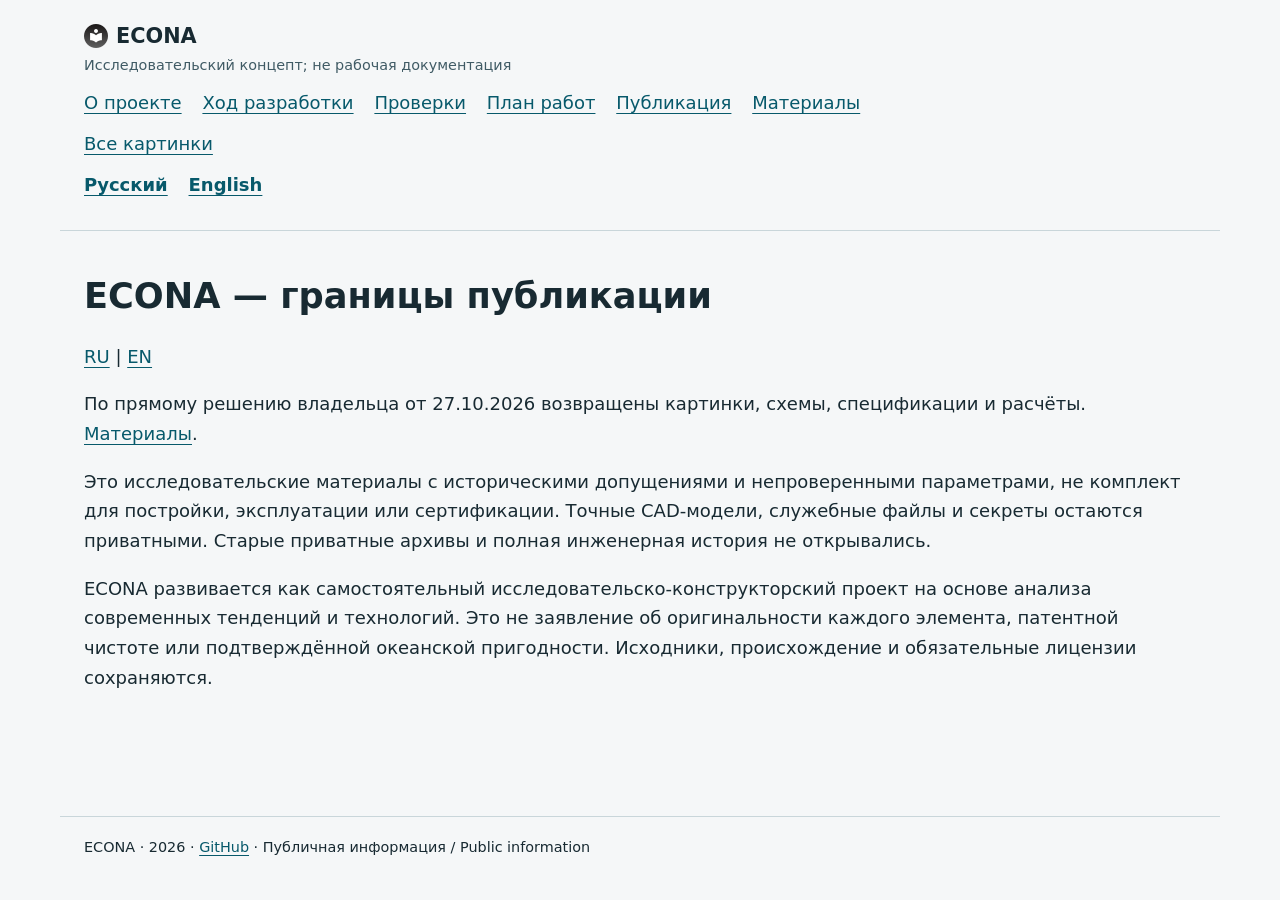
<file: ru/publication.html>
<!doctype html>
<html lang="ru"><head><meta charset="utf-8"><meta name="viewport" content="width=device-width,initial-scale=1"><meta http-equiv="Content-Security-Policy" content="default-src &#x27;none&#x27;; style-src &#x27;self&#x27;; img-src &#x27;self&#x27;; base-uri &#x27;none&#x27;; form-action &#x27;none&#x27;"><title>Публикация — ECONA</title><meta name="description" content="ECONA: public project overview, development progress and test summaries / публичное описание, ход разработки и итоги проверок"><link rel="stylesheet" href="../style.css"><link rel="canonical" href="https://rukazax.github.io/econa/ru/publication.html"><link rel="alternate" hreflang="en" href="https://rukazax.github.io/econa/en/publication.html"><link rel="icon" type="image/png" href="../assets/images/favicon.png"></head><body><header><div class="brand"><img class="brand-icon" src="../assets/images/favicon.png" width="24" height="24" alt=""> ECONA</div><div class="status">Исследовательский концепт; не рабочая документация</div><nav aria-label="Разделы"><a href="index.html">О проекте</a><a href="development.html">Ход разработки</a><a href="tests.html">Проверки</a><a href="roadmap.html">План работ</a><a href="publication.html" aria-current="page">Публикация</a><a href="materials.html">Материалы</a></nav><nav aria-label="Картинки"><a href="../index.html#images">Все картинки</a></nav><nav class="languages" aria-label="Language / Язык"><a href="../ru/publication.html" lang="ru">Русский</a><a href="../en/publication.html" lang="en">English</a></nav></header><main><h1>ECONA — границы публикации</h1>
<p><a href="../ru/publication.html">RU</a> | <a href="../en/publication.html">EN</a></p>
<p>По прямому решению владельца от 27.10.2026 возвращены картинки, схемы, спецификации и расчёты. <a href="materials.html">Материалы</a>.</p>
<p>Это исследовательские материалы с историческими допущениями и непроверенными параметрами, не комплект для постройки, эксплуатации или сертификации. Точные CAD-модели, служебные файлы и секреты остаются приватными. Старые приватные архивы и полная инженерная история не открывались.</p>
<p>ECONA развивается как самостоятельный исследовательско-конструкторский проект на основе анализа современных тенденций и технологий. Это не заявление об оригинальности каждого элемента, патентной чистоте или подтверждённой океанской пригодности. Исходники, происхождение и обязательные лицензии сохраняются.</p></main><footer>ECONA · 2026 · <a href="https://github.com/rukazax/econa-project">GitHub</a> · Публичная информация / Public information</footer></body></html>
</file>
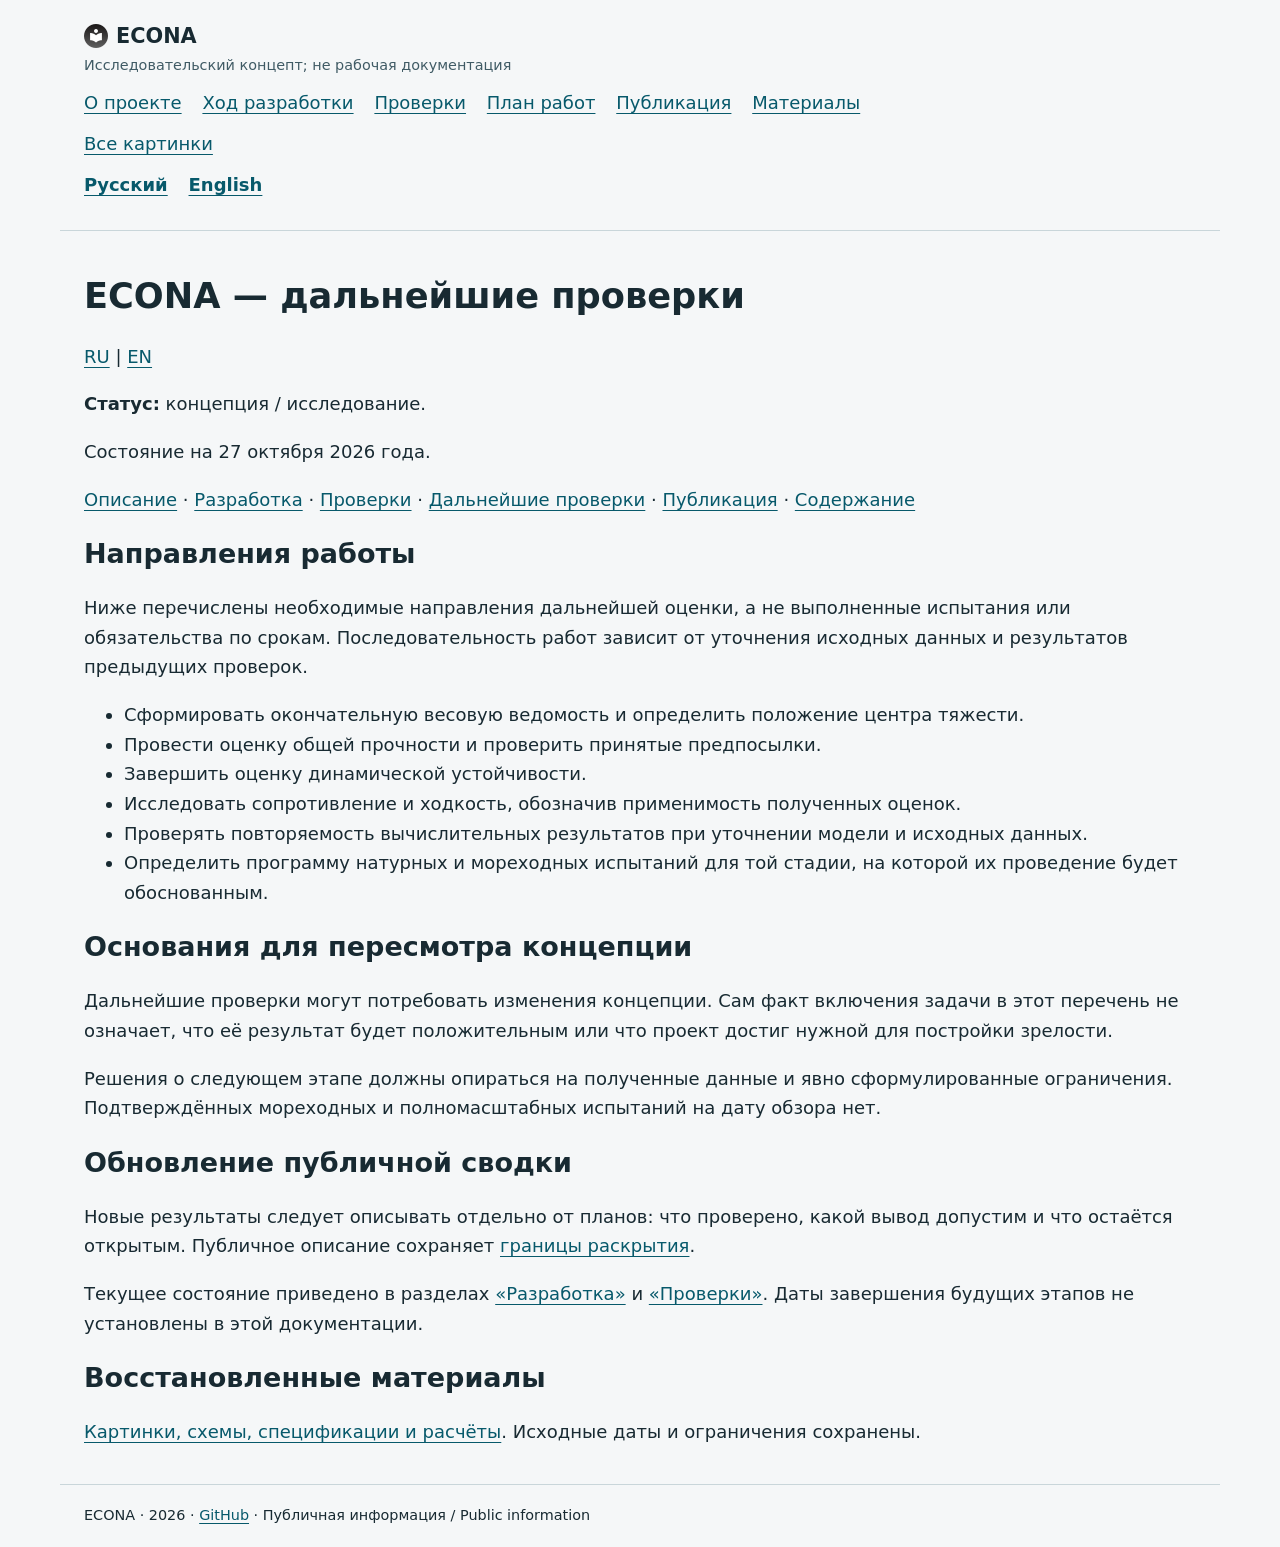
<file: ru/roadmap.html>
<!doctype html>
<html lang="ru"><head><meta charset="utf-8"><meta name="viewport" content="width=device-width,initial-scale=1"><meta http-equiv="Content-Security-Policy" content="default-src &#x27;none&#x27;; style-src &#x27;self&#x27;; img-src &#x27;self&#x27;; base-uri &#x27;none&#x27;; form-action &#x27;none&#x27;"><title>План работ — ECONA</title><meta name="description" content="ECONA: public project overview, development progress and test summaries / публичное описание, ход разработки и итоги проверок"><link rel="stylesheet" href="../style.css"><link rel="canonical" href="https://rukazax.github.io/econa/ru/roadmap.html"><link rel="alternate" hreflang="en" href="https://rukazax.github.io/econa/en/roadmap.html"><link rel="icon" type="image/png" href="../assets/images/favicon.png"></head><body><header><div class="brand"><img class="brand-icon" src="../assets/images/favicon.png" width="24" height="24" alt=""> ECONA</div><div class="status">Исследовательский концепт; не рабочая документация</div><nav aria-label="Разделы"><a href="index.html">О проекте</a><a href="development.html">Ход разработки</a><a href="tests.html">Проверки</a><a href="roadmap.html" aria-current="page">План работ</a><a href="publication.html">Публикация</a><a href="materials.html">Материалы</a></nav><nav aria-label="Картинки"><a href="../index.html#images">Все картинки</a></nav><nav class="languages" aria-label="Language / Язык"><a href="../ru/roadmap.html" lang="ru">Русский</a><a href="../en/roadmap.html" lang="en">English</a></nav></header><main><h1>ECONA — дальнейшие проверки</h1>
<p><a href="../ru/roadmap.html">RU</a> | <a href="../en/roadmap.html">EN</a></p>
<p><strong>Статус:</strong> концепция / исследование.</p>
<p>Состояние на 27 октября 2026 года.</p>
<p><a href="index.html">Описание</a> · <a href="development.html">Разработка</a> · <a href="tests.html">Проверки</a> · <a href="roadmap.html">Дальнейшие проверки</a> · <a href="publication.html">Публикация</a> · <a href="../ru/index.html">Содержание</a></p>
<h2>Направления работы</h2>
<p>Ниже перечислены необходимые направления дальнейшей оценки, а не выполненные испытания или обязательства по срокам. Последовательность работ зависит от уточнения исходных данных и результатов предыдущих проверок.</p>
<ul>
<li>Сформировать окончательную весовую ведомость и определить положение центра тяжести.</li>
<li>Провести оценку общей прочности и проверить принятые предпосылки.</li>
<li>Завершить оценку динамической устойчивости.</li>
<li>Исследовать сопротивление и ходкость, обозначив применимость полученных оценок.</li>
<li>Проверять повторяемость вычислительных результатов при уточнении модели и исходных данных.</li>
<li>Определить программу натурных и мореходных испытаний для той стадии, на которой их проведение будет обоснованным.</li>
</ul>
<h2>Основания для пересмотра концепции</h2>
<p>Дальнейшие проверки могут потребовать изменения концепции. Сам факт включения задачи в этот перечень не означает, что её результат будет положительным или что проект достиг нужной для постройки зрелости.</p>
<p>Решения о следующем этапе должны опираться на полученные данные и явно сформулированные ограничения. Подтверждённых мореходных и полномасштабных испытаний на дату обзора нет.</p>
<h2>Обновление публичной сводки</h2>
<p>Новые результаты следует описывать отдельно от планов: что проверено, какой вывод допустим и что остаётся открытым. Публичное описание сохраняет <a href="publication.html">границы раскрытия</a>.</p>
<p>Текущее состояние приведено в разделах <a href="development.html">«Разработка»</a> и <a href="tests.html">«Проверки»</a>. Даты завершения будущих этапов не установлены в этой документации.</p>
<h2>Восстановленные материалы</h2>
<p><a href="materials.html">Картинки, схемы, спецификации и расчёты</a>. Исходные даты и ограничения сохранены.</p></main><footer>ECONA · 2026 · <a href="https://github.com/rukazax/econa-project">GitHub</a> · Публичная информация / Public information</footer></body></html>
</file>
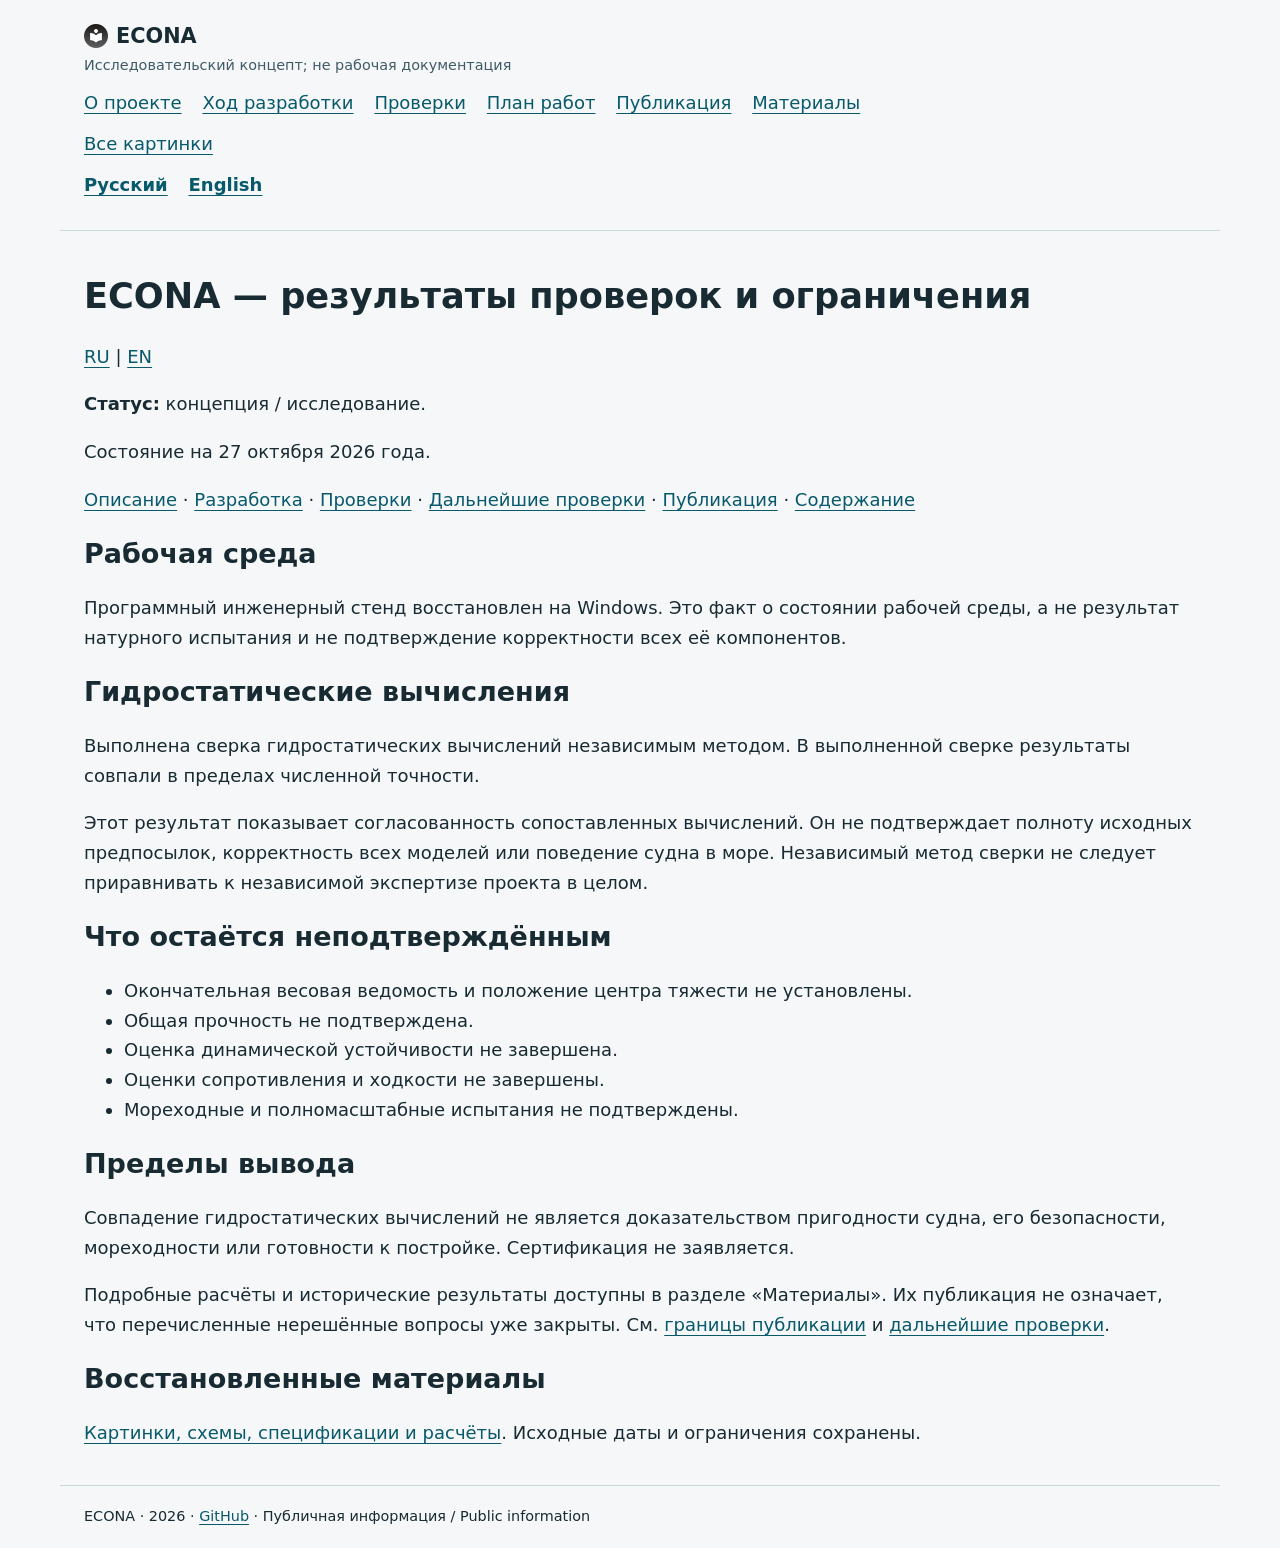
<file: ru/tests.html>
<!doctype html>
<html lang="ru"><head><meta charset="utf-8"><meta name="viewport" content="width=device-width,initial-scale=1"><meta http-equiv="Content-Security-Policy" content="default-src &#x27;none&#x27;; style-src &#x27;self&#x27;; img-src &#x27;self&#x27;; base-uri &#x27;none&#x27;; form-action &#x27;none&#x27;"><title>Проверки — ECONA</title><meta name="description" content="ECONA: public project overview, development progress and test summaries / публичное описание, ход разработки и итоги проверок"><link rel="stylesheet" href="../style.css"><link rel="canonical" href="https://rukazax.github.io/econa/ru/tests.html"><link rel="alternate" hreflang="en" href="https://rukazax.github.io/econa/en/tests.html"><link rel="icon" type="image/png" href="../assets/images/favicon.png"></head><body><header><div class="brand"><img class="brand-icon" src="../assets/images/favicon.png" width="24" height="24" alt=""> ECONA</div><div class="status">Исследовательский концепт; не рабочая документация</div><nav aria-label="Разделы"><a href="index.html">О проекте</a><a href="development.html">Ход разработки</a><a href="tests.html" aria-current="page">Проверки</a><a href="roadmap.html">План работ</a><a href="publication.html">Публикация</a><a href="materials.html">Материалы</a></nav><nav aria-label="Картинки"><a href="../index.html#images">Все картинки</a></nav><nav class="languages" aria-label="Language / Язык"><a href="../ru/tests.html" lang="ru">Русский</a><a href="../en/tests.html" lang="en">English</a></nav></header><main><h1>ECONA — результаты проверок и ограничения</h1>
<p><a href="../ru/tests.html">RU</a> | <a href="../en/tests.html">EN</a></p>
<p><strong>Статус:</strong> концепция / исследование.</p>
<p>Состояние на 27 октября 2026 года.</p>
<p><a href="index.html">Описание</a> · <a href="development.html">Разработка</a> · <a href="tests.html">Проверки</a> · <a href="roadmap.html">Дальнейшие проверки</a> · <a href="publication.html">Публикация</a> · <a href="../ru/index.html">Содержание</a></p>
<h2>Рабочая среда</h2>
<p>Программный инженерный стенд восстановлен на Windows. Это факт о состоянии рабочей среды, а не результат натурного испытания и не подтверждение корректности всех её компонентов.</p>
<h2>Гидростатические вычисления</h2>
<p>Выполнена сверка гидростатических вычислений независимым методом. В выполненной сверке результаты совпали в пределах численной точности.</p>
<p>Этот результат показывает согласованность сопоставленных вычислений. Он не подтверждает полноту исходных предпосылок, корректность всех моделей или поведение судна в море. Независимый метод сверки не следует приравнивать к независимой экспертизе проекта в целом.</p>
<h2>Что остаётся неподтверждённым</h2>
<ul>
<li>Окончательная весовая ведомость и положение центра тяжести не установлены.</li>
<li>Общая прочность не подтверждена.</li>
<li>Оценка динамической устойчивости не завершена.</li>
<li>Оценки сопротивления и ходкости не завершены.</li>
<li>Мореходные и полномасштабные испытания не подтверждены.</li>
</ul>
<h2>Пределы вывода</h2>
<p>Совпадение гидростатических вычислений не является доказательством пригодности судна, его безопасности, мореходности или готовности к постройке. Сертификация не заявляется.</p>
<p>Подробные расчёты и исторические результаты доступны в разделе «Материалы». Их публикация не означает, что перечисленные нерешённые вопросы уже закрыты. См. <a href="publication.html">границы публикации</a> и <a href="roadmap.html">дальнейшие проверки</a>.</p>
<h2>Восстановленные материалы</h2>
<p><a href="materials.html">Картинки, схемы, спецификации и расчёты</a>. Исходные даты и ограничения сохранены.</p></main><footer>ECONA · 2026 · <a href="https://github.com/rukazax/econa-project">GitHub</a> · Публичная информация / Public information</footer></body></html>
</file>
<file: style.css>
*{box-sizing:border-box}body{margin:0;background:#f5f7f8;color:#182a32;font:18px/1.65 system-ui,-apple-system,Segoe UI,sans-serif}header,main,footer{max-width:960px;margin:auto;padding:1.2rem 1.5rem}header{border-bottom:1px solid #c9d6da}nav{display:flex;flex-wrap:wrap;gap:.5rem 1.3rem;margin:.7rem 0}a{color:#07596b;text-underline-offset:.2em}a:focus{outline:3px solid #e6a528;outline-offset:4px}h1,h2,h3{line-height:1.25}h1{font-size:2.2rem}main{min-height:65vh}footer{font-size:.9rem;border-top:1px solid #c9d6da}table{border-collapse:collapse;display:block;overflow:auto}td,th{border:1px solid #c9d6da;padding:.5rem}.status{font-size:.9rem;color:#405b65}.brand{font-weight:750;font-size:1.3rem}.languages{font-weight:650}blockquote{border-left:4px solid #218396;margin-left:0;padding-left:1rem}@media(max-width:600px){body{font-size:16px}header,main,footer{padding:1rem}h1{font-size:1.8rem}}
img{max-width:100%;height:auto}.gallery{display:grid;grid-template-columns:repeat(auto-fit,minmax(230px,1fr));gap:1rem}.gallery figure{margin:0;padding:.6rem;border:1px solid #c9d6da;background:white}.gallery figcaption{font-size:.85rem;overflow-wrap:anywhere}pre{overflow:auto;max-width:100%}code{overflow-wrap:anywhere}


/* Owner48: visible, complete image restoration; no script/external dependencies. */
header,main,footer{max-width:1160px}.brand{display:flex;align-items:center;gap:.5rem}.brand-icon{width:24px;height:24px}.project-hero{margin:1.3rem 0}.project-hero img{display:block;width:100%;height:auto;max-height:680px;object-fit:contain;background:white;border:1px solid #c9d6da}.project-hero figcaption{font-size:.85rem;color:#405b65}.language-intro{display:grid;grid-template-columns:repeat(2,minmax(0,1fr));gap:2rem}.image-note{font-size:.9rem;color:#405b65}.image-toc{font-size:.9rem;gap:.4rem 1.1rem}.image-catalog{margin-top:2.5rem;scroll-margin-top:1rem}.image-catalog section{scroll-margin-top:1rem}.image-gallery{grid-template-columns:repeat(auto-fit,minmax(min(100%,290px),1fr))}.image-gallery figure{display:flex;flex-direction:column;min-width:0}.image-gallery a{display:block;background:#fff}.image-gallery img{display:block;width:100%;height:230px;object-fit:contain;background:#fff}.image-gallery figcaption{margin-top:.5rem;line-height:1.4}.image-gallery figure:focus-within{outline:3px solid #e6a528;outline-offset:3px}@media(max-width:650px){.language-intro{grid-template-columns:1fr;gap:.5rem}.image-gallery{grid-template-columns:1fr}.image-gallery img{height:auto;max-height:430px}h1{overflow-wrap:anywhere}}
</file>
